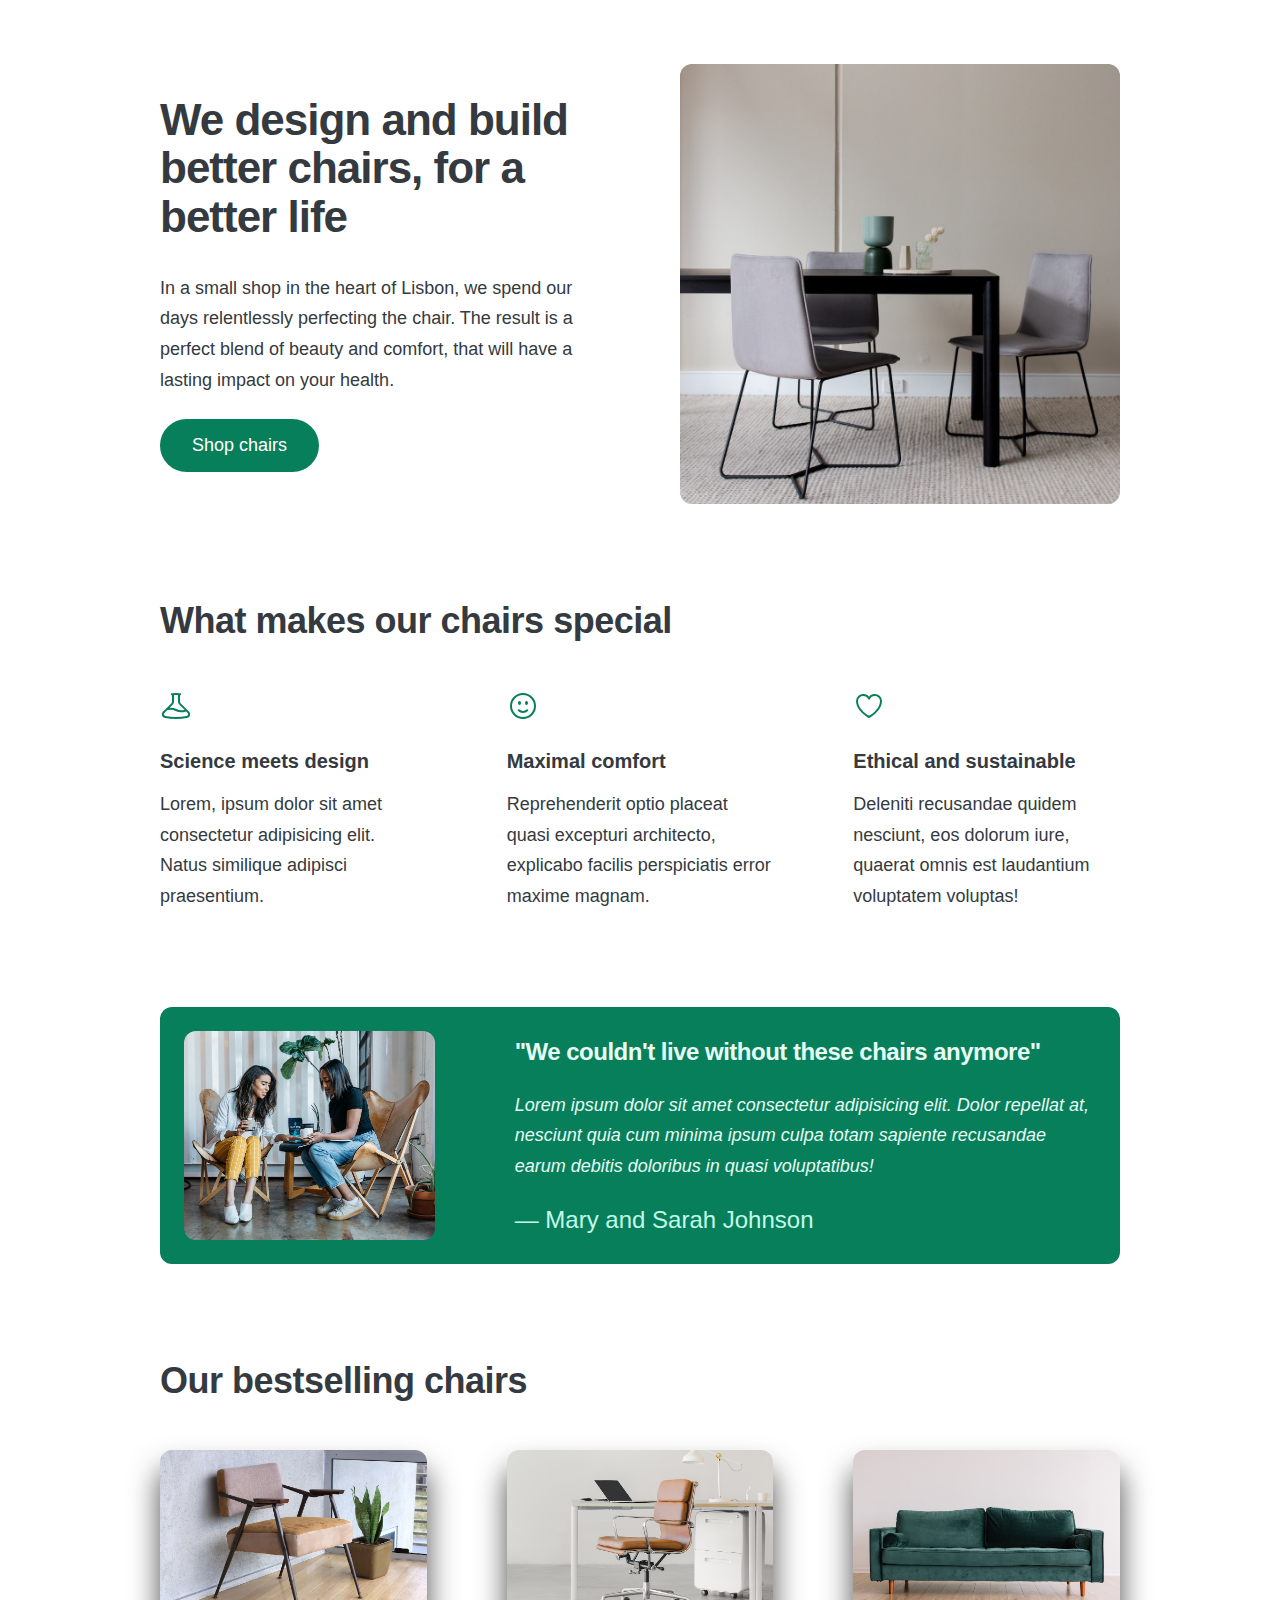
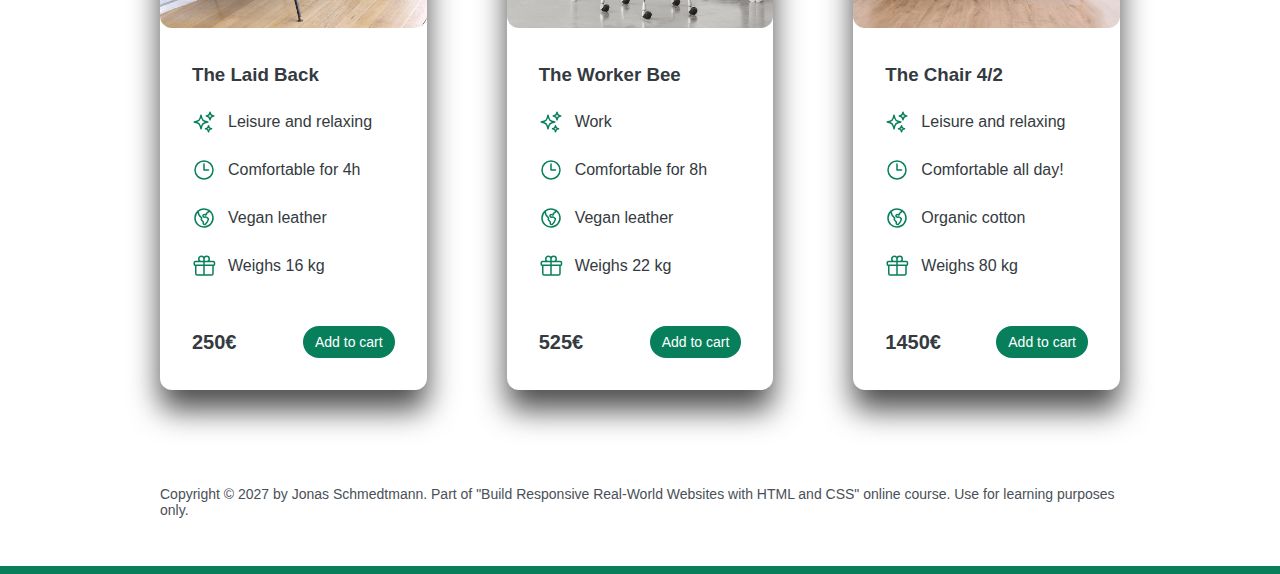
<file: 05-Design/index.html>
<!DOCTYPE html>
<html lang="en">
  <head>
    <meta charset="UTF-8" />
    <meta http-equiv="X-UA-Compatible" content="IE=edge" />
    <meta name="viewport" content="width=device-width, initial-scale=1.0" />

    <link rel="stylesheet" href="style.css" />
    <title>Lisbon Chair Shop Lab11.2 & 11.1</title>
  </head>
  <body>
    <div class="container">
      <header>
        <div class="header-text-box">
          <h1>We design and build better chairs, for a better life</h1>
          <p class="header-text">
            In a small shop in the heart of Lisbon, we spend our days
            relentlessly perfecting the chair. The result is a perfect blend of
            beauty and comfort, that will have a lasting impact on your health.
          </p>
          <a class="btn btn--big" href="#">Shop chairs</a>
        </div>
        <img src="hero.jpg" alt="Photo" />
      </header>

      <section>
        <h2>What makes our chairs special</h2>
        <div class="grid-3-cols">
          <div>
            <svg xmlns="http://www.w3.org/2000/svg" fill="none" viewBox="0 0 24 24" stroke-width="1.5" stroke="currentColor" class="features-icon">
              <path stroke-linecap="round" stroke-linejoin="round" d="M9.75 3.104v5.714a2.25 2.25 0 01-.659 1.591L5 14.5M9.75 3.104c-.251.023-.501.05-.75.082m.75-.082a24.301 24.301 0 014.5 0m0 0v5.714c0 .597.237 1.17.659 1.591L19.8 15.3M14.25 3.104c.251.023.501.05.75.082M19.8 15.3l-1.57.393A9.065 9.065 0 0112 15a9.065 9.065 0 00-6.23-.693L5 14.5m14.8.8l1.402 1.402c1.232 1.232.65 3.318-1.067 3.611A48.309 48.309 0 0112 21c-2.773 0-5.491-.235-8.135-.687-1.718-.293-2.3-2.379-1.067-3.61L5 14.5" />
            </svg>
            
            <p class="features-title"><strong>Science meets design</strong></p>
            <p class="features-text">
              Lorem, ipsum dolor sit amet consectetur adipisicing elit. Natus
              similique adipisci praesentium.
            </p>
          </div>

          <div>
            <svg xmlns="http://www.w3.org/2000/svg" fill="none" viewBox="0 0 24 24" stroke-width="1.5" stroke="currentColor" class="features-icon">
              <path stroke-linecap="round" stroke-linejoin="round" d="M15.182 15.182a4.5 4.5 0 01-6.364 0M21 12a9 9 0 11-18 0 9 9 0 0118 0zM9.75 9.75c0 .414-.168.75-.375.75S9 10.164 9 9.75 9.168 9 9.375 9s.375.336.375.75zm-.375 0h.008v.015h-.008V9.75zm5.625 0c0 .414-.168.75-.375.75s-.375-.336-.375-.75.168-.75.375-.75.375.336.375.75zm-.375 0h.008v.015h-.008V9.75z" />
            </svg>            
            <p class="features-title">
              <strong>Maximal comfort</strong>
            </p>
            <p class="features-text">
              Reprehenderit optio placeat quasi excepturi architecto, explicabo
              facilis perspiciatis error maxime magnam.
            </p>
          </div>

          <div>
            <svg xmlns="http://www.w3.org/2000/svg" fill="none" viewBox="0 0 24 24" stroke-width="1.5" stroke="currentColor" class="features-icon">
              <path stroke-linecap="round" stroke-linejoin="round" d="M21 8.25c0-2.485-2.099-4.5-4.688-4.5-1.935 0-3.597 1.126-4.312 2.733-.715-1.607-2.377-2.733-4.313-2.733C5.1 3.75 3 5.765 3 8.25c0 7.22 9 12 9 12s9-4.78 9-12z" />
            </svg>
            
            <p class="features-title">
              <strong>Ethical and sustainable</strong>
            </p>
            <p class="features-text">
              Deleniti recusandae quidem nesciunt, eos dolorum iure, quaerat
              omnis est laudantium voluptatem voluptas!
            </p>
          </div>
        </div>
      </section>

      <section class="testimonial-section">
        <div class="grid-3-cols">
          <img src="customers.jpg" alt="People sitting on chairs" />
          <div class="testimonial-box">
            <h2>"We couldn't live without these chairs anymore"</h2>
            <blockquote class="testimonial-text">
              Lorem ipsum dolor sit amet consectetur adipisicing elit. Dolor
              repellat at, nesciunt quia cum minima ipsum culpa totam sapiente
              recusandae earum debitis doloribus in quasi voluptatibus!
            </blockquote>
            <p class="testimonial-author">&mdash; Mary and Sarah Johnson</p>
          </div>
        </div>
      </section>

      <section>
        <h2>Our bestselling chairs</h2>
        <div class="grid-3-cols">
          <figure class="chair">
            <img src="chair-1.jpg" alt="Chair" />
            <div class="chair-box">
              <h3>The Laid Back</h3>
              <ul class="chair-details">
                <li>
                  <!-- Span is a generic INLINE text element, it doesn't have any meaning. It's like a div element, but inline -->
                  <svg xmlns="http://www.w3.org/2000/svg" fill="none" viewBox="0 0 24 24" stroke-width="1.5" stroke="currentColor" class="chair-icon">
                    <path stroke-linecap="round" stroke-linejoin="round" d="M9.813 15.904L9 18.75l-.813-2.846a4.5 4.5 0 00-3.09-3.09L2.25 12l2.846-.813a4.5 4.5 0 003.09-3.09L9 5.25l.813 2.846a4.5 4.5 0 003.09 3.09L15.75 12l-2.846.813a4.5 4.5 0 00-3.09 3.09zM18.259 8.715L18 9.75l-.259-1.035a3.375 3.375 0 00-2.455-2.456L14.25 6l1.036-.259a3.375 3.375 0 002.455-2.456L18 2.25l.259 1.035a3.375 3.375 0 002.456 2.456L21.75 6l-1.035.259a3.375 3.375 0 00-2.456 2.456zM16.894 20.567L16.5 21.75l-.394-1.183a2.25 2.25 0 00-1.423-1.423L13.5 18.75l1.183-.394a2.25 2.25 0 001.423-1.423l.394-1.183.394 1.183a2.25 2.25 0 001.423 1.423l1.183.394-1.183.394a2.25 2.25 0 00-1.423 1.423z" />
                  </svg>                  
                  <span>Leisure and relaxing</span>
                </li>
                <li>
                  <svg xmlns="http://www.w3.org/2000/svg" fill="none" viewBox="0 0 24 24" stroke-width="1.5" stroke="currentColor" class="chair-icon">
                    <path stroke-linecap="round" stroke-linejoin="round" d="M12 6v6h4.5m4.5 0a9 9 0 11-18 0 9 9 0 0118 0z" />
                  </svg>                  
                  <span>Comfortable for 4h</span>
                </li>
                <li>
                  <svg xmlns="http://www.w3.org/2000/svg" fill="none" viewBox="0 0 24 24" stroke-width="1.5" stroke="currentColor" class="chair-icon">
                    <path stroke-linecap="round" stroke-linejoin="round" d="M6.115 5.19l.319 1.913A6 6 0 008.11 10.36L9.75 12l-.387.775c-.217.433-.132.956.21 1.298l1.348 1.348c.21.21.329.497.329.795v1.089c0 .426.24.815.622 1.006l.153.076c.433.217.956.132 1.298-.21l.723-.723a8.7 8.7 0 002.288-4.042 1.087 1.087 0 00-.358-1.099l-1.33-1.108c-.251-.21-.582-.299-.905-.245l-1.17.195a1.125 1.125 0 01-.98-.314l-.295-.295a1.125 1.125 0 010-1.591l.13-.132a1.125 1.125 0 011.3-.21l.603.302a.809.809 0 001.086-1.086L14.25 7.5l1.256-.837a4.5 4.5 0 001.528-1.732l.146-.292M6.115 5.19A9 9 0 1017.18 4.64M6.115 5.19A8.965 8.965 0 0112 3c1.929 0 3.716.607 5.18 1.64" />
                  </svg>
                  
                  <span>Vegan leather</span>
                </li>
                <li>
                  <svg xmlns="http://www.w3.org/2000/svg" fill="none" viewBox="0 0 24 24" stroke-width="1.5" stroke="currentColor" class="chair-icon">
                    <path stroke-linecap="round" stroke-linejoin="round" d="M21 11.25v8.25a1.5 1.5 0 01-1.5 1.5H5.25a1.5 1.5 0 01-1.5-1.5v-8.25M12 4.875A2.625 2.625 0 109.375 7.5H12m0-2.625V7.5m0-2.625A2.625 2.625 0 1114.625 7.5H12m0 0V21m-8.625-9.75h18c.621 0 1.125-.504 1.125-1.125v-1.5c0-.621-.504-1.125-1.125-1.125h-18c-.621 0-1.125.504-1.125 1.125v1.5c0 .621.504 1.125 1.125 1.125z" />
                  </svg>
                  
                  <span>Weighs 16 kg</span>
                </li>
              </ul>
              <div class="chair-price">
                <strong>250€</strong>
                <a href="#" class="btn btn--small">Add to cart</a>
              </div>
            </div>
          </figure>

          <figure class="chair">
            <img src="chair-2.jpg" alt="Chair" />
            <div class="chair-box">
              <h3>The Worker Bee</h3>
              <ul class="chair-details">
                <li>
                  <svg xmlns="http://www.w3.org/2000/svg" fill="none" viewBox="0 0 24 24" stroke-width="1.5" stroke="currentColor" class="chair-icon">
                    <path stroke-linecap="round" stroke-linejoin="round" d="M9.813 15.904L9 18.75l-.813-2.846a4.5 4.5 0 00-3.09-3.09L2.25 12l2.846-.813a4.5 4.5 0 003.09-3.09L9 5.25l.813 2.846a4.5 4.5 0 003.09 3.09L15.75 12l-2.846.813a4.5 4.5 0 00-3.09 3.09zM18.259 8.715L18 9.75l-.259-1.035a3.375 3.375 0 00-2.455-2.456L14.25 6l1.036-.259a3.375 3.375 0 002.455-2.456L18 2.25l.259 1.035a3.375 3.375 0 002.456 2.456L21.75 6l-1.035.259a3.375 3.375 0 00-2.456 2.456zM16.894 20.567L16.5 21.75l-.394-1.183a2.25 2.25 0 00-1.423-1.423L13.5 18.75l1.183-.394a2.25 2.25 0 001.423-1.423l.394-1.183.394 1.183a2.25 2.25 0 001.423 1.423l1.183.394-1.183.394a2.25 2.25 0 00-1.423 1.423z" />
                  </svg>  
                  <span>Work</span>
                </li>
                <li>
                  <svg xmlns="http://www.w3.org/2000/svg" fill="none" viewBox="0 0 24 24" stroke-width="1.5" stroke="currentColor" class="chair-icon">
                    <path stroke-linecap="round" stroke-linejoin="round" d="M12 6v6h4.5m4.5 0a9 9 0 11-18 0 9 9 0 0118 0z" />
                  </svg>  
                  <span>Comfortable for 8h</span>
                </li>
                <li>
                  <svg xmlns="http://www.w3.org/2000/svg" fill="none" viewBox="0 0 24 24" stroke-width="1.5" stroke="currentColor" class="chair-icon">
                    <path stroke-linecap="round" stroke-linejoin="round" d="M6.115 5.19l.319 1.913A6 6 0 008.11 10.36L9.75 12l-.387.775c-.217.433-.132.956.21 1.298l1.348 1.348c.21.21.329.497.329.795v1.089c0 .426.24.815.622 1.006l.153.076c.433.217.956.132 1.298-.21l.723-.723a8.7 8.7 0 002.288-4.042 1.087 1.087 0 00-.358-1.099l-1.33-1.108c-.251-.21-.582-.299-.905-.245l-1.17.195a1.125 1.125 0 01-.98-.314l-.295-.295a1.125 1.125 0 010-1.591l.13-.132a1.125 1.125 0 011.3-.21l.603.302a.809.809 0 001.086-1.086L14.25 7.5l1.256-.837a4.5 4.5 0 001.528-1.732l.146-.292M6.115 5.19A9 9 0 1017.18 4.64M6.115 5.19A8.965 8.965 0 0112 3c1.929 0 3.716.607 5.18 1.64" />
                  </svg>
                  <span>Vegan leather</span>
                </li>
                <li>
                  <svg xmlns="http://www.w3.org/2000/svg" fill="none" viewBox="0 0 24 24" stroke-width="1.5" stroke="currentColor" class="chair-icon">
                    <path stroke-linecap="round" stroke-linejoin="round" d="M21 11.25v8.25a1.5 1.5 0 01-1.5 1.5H5.25a1.5 1.5 0 01-1.5-1.5v-8.25M12 4.875A2.625 2.625 0 109.375 7.5H12m0-2.625V7.5m0-2.625A2.625 2.625 0 1114.625 7.5H12m0 0V21m-8.625-9.75h18c.621 0 1.125-.504 1.125-1.125v-1.5c0-.621-.504-1.125-1.125-1.125h-18c-.621 0-1.125.504-1.125 1.125v1.5c0 .621.504 1.125 1.125 1.125z" />
                  </svg>
                  <span>Weighs 22 kg</span>
                </li>
              </ul>
              <div class="chair-price">
                <strong>525€</strong>
                <a href="#" class="btn btn--small">Add to cart</a>
              </div>
            </div>
          </figure>

          <figure class="chair">
            <img src="chair-3.jpg" alt="Chair" />
            <div class="chair-box">
              <h3>The Chair 4/2</h3>
              <ul class="chair-details">
                <li>
                  <svg xmlns="http://www.w3.org/2000/svg" fill="none" viewBox="0 0 24 24" stroke-width="1.5" stroke="currentColor" class="chair-icon">
                    <path stroke-linecap="round" stroke-linejoin="round" d="M9.813 15.904L9 18.75l-.813-2.846a4.5 4.5 0 00-3.09-3.09L2.25 12l2.846-.813a4.5 4.5 0 003.09-3.09L9 5.25l.813 2.846a4.5 4.5 0 003.09 3.09L15.75 12l-2.846.813a4.5 4.5 0 00-3.09 3.09zM18.259 8.715L18 9.75l-.259-1.035a3.375 3.375 0 00-2.455-2.456L14.25 6l1.036-.259a3.375 3.375 0 002.455-2.456L18 2.25l.259 1.035a3.375 3.375 0 002.456 2.456L21.75 6l-1.035.259a3.375 3.375 0 00-2.456 2.456zM16.894 20.567L16.5 21.75l-.394-1.183a2.25 2.25 0 00-1.423-1.423L13.5 18.75l1.183-.394a2.25 2.25 0 001.423-1.423l.394-1.183.394 1.183a2.25 2.25 0 001.423 1.423l1.183.394-1.183.394a2.25 2.25 0 00-1.423 1.423z" />
                  </svg>  
                  <span>Leisure and relaxing</span>
                </li>
                <li>
                  <svg xmlns="http://www.w3.org/2000/svg" fill="none" viewBox="0 0 24 24" stroke-width="1.5" stroke="currentColor" class="chair-icon">
                    <path stroke-linecap="round" stroke-linejoin="round" d="M12 6v6h4.5m4.5 0a9 9 0 11-18 0 9 9 0 0118 0z" />
                  </svg>  
                  <span>Comfortable all day!</span>
                </li>
                <li>
                  <svg xmlns="http://www.w3.org/2000/svg" fill="none" viewBox="0 0 24 24" stroke-width="1.5" stroke="currentColor" class="chair-icon">
                    <path stroke-linecap="round" stroke-linejoin="round" d="M6.115 5.19l.319 1.913A6 6 0 008.11 10.36L9.75 12l-.387.775c-.217.433-.132.956.21 1.298l1.348 1.348c.21.21.329.497.329.795v1.089c0 .426.24.815.622 1.006l.153.076c.433.217.956.132 1.298-.21l.723-.723a8.7 8.7 0 002.288-4.042 1.087 1.087 0 00-.358-1.099l-1.33-1.108c-.251-.21-.582-.299-.905-.245l-1.17.195a1.125 1.125 0 01-.98-.314l-.295-.295a1.125 1.125 0 010-1.591l.13-.132a1.125 1.125 0 011.3-.21l.603.302a.809.809 0 001.086-1.086L14.25 7.5l1.256-.837a4.5 4.5 0 001.528-1.732l.146-.292M6.115 5.19A9 9 0 1017.18 4.64M6.115 5.19A8.965 8.965 0 0112 3c1.929 0 3.716.607 5.18 1.64" />
                  </svg>
                  <span>Organic cotton</span>
                </li>
                <li>
                  <svg xmlns="http://www.w3.org/2000/svg" fill="none" viewBox="0 0 24 24" stroke-width="1.5" stroke="currentColor" class="chair-icon">
                    <path stroke-linecap="round" stroke-linejoin="round" d="M21 11.25v8.25a1.5 1.5 0 01-1.5 1.5H5.25a1.5 1.5 0 01-1.5-1.5v-8.25M12 4.875A2.625 2.625 0 109.375 7.5H12m0-2.625V7.5m0-2.625A2.625 2.625 0 1114.625 7.5H12m0 0V21m-8.625-9.75h18c.621 0 1.125-.504 1.125-1.125v-1.5c0-.621-.504-1.125-1.125-1.125h-18c-.621 0-1.125.504-1.125 1.125v1.5c0 .621.504 1.125 1.125 1.125z" />
                  </svg>
                  <span>Weighs 80 kg</span>
                </li>
              </ul>
              <div class="chair-price">
                <strong>1450€</strong>
                <a href="#" class="btn btn--small">Add to cart</a>
              </div>
            </div>
          </figure>
        </div>
      </section>

      <footer>
        Copyright &copy; 2027 by Jonas Schmedtmann. Part of "Build Responsive
        Real-World Websites with HTML and CSS" online course. Use for learning
        purposes only.
      </footer>
    </div>
  </body>
</html>
</file>
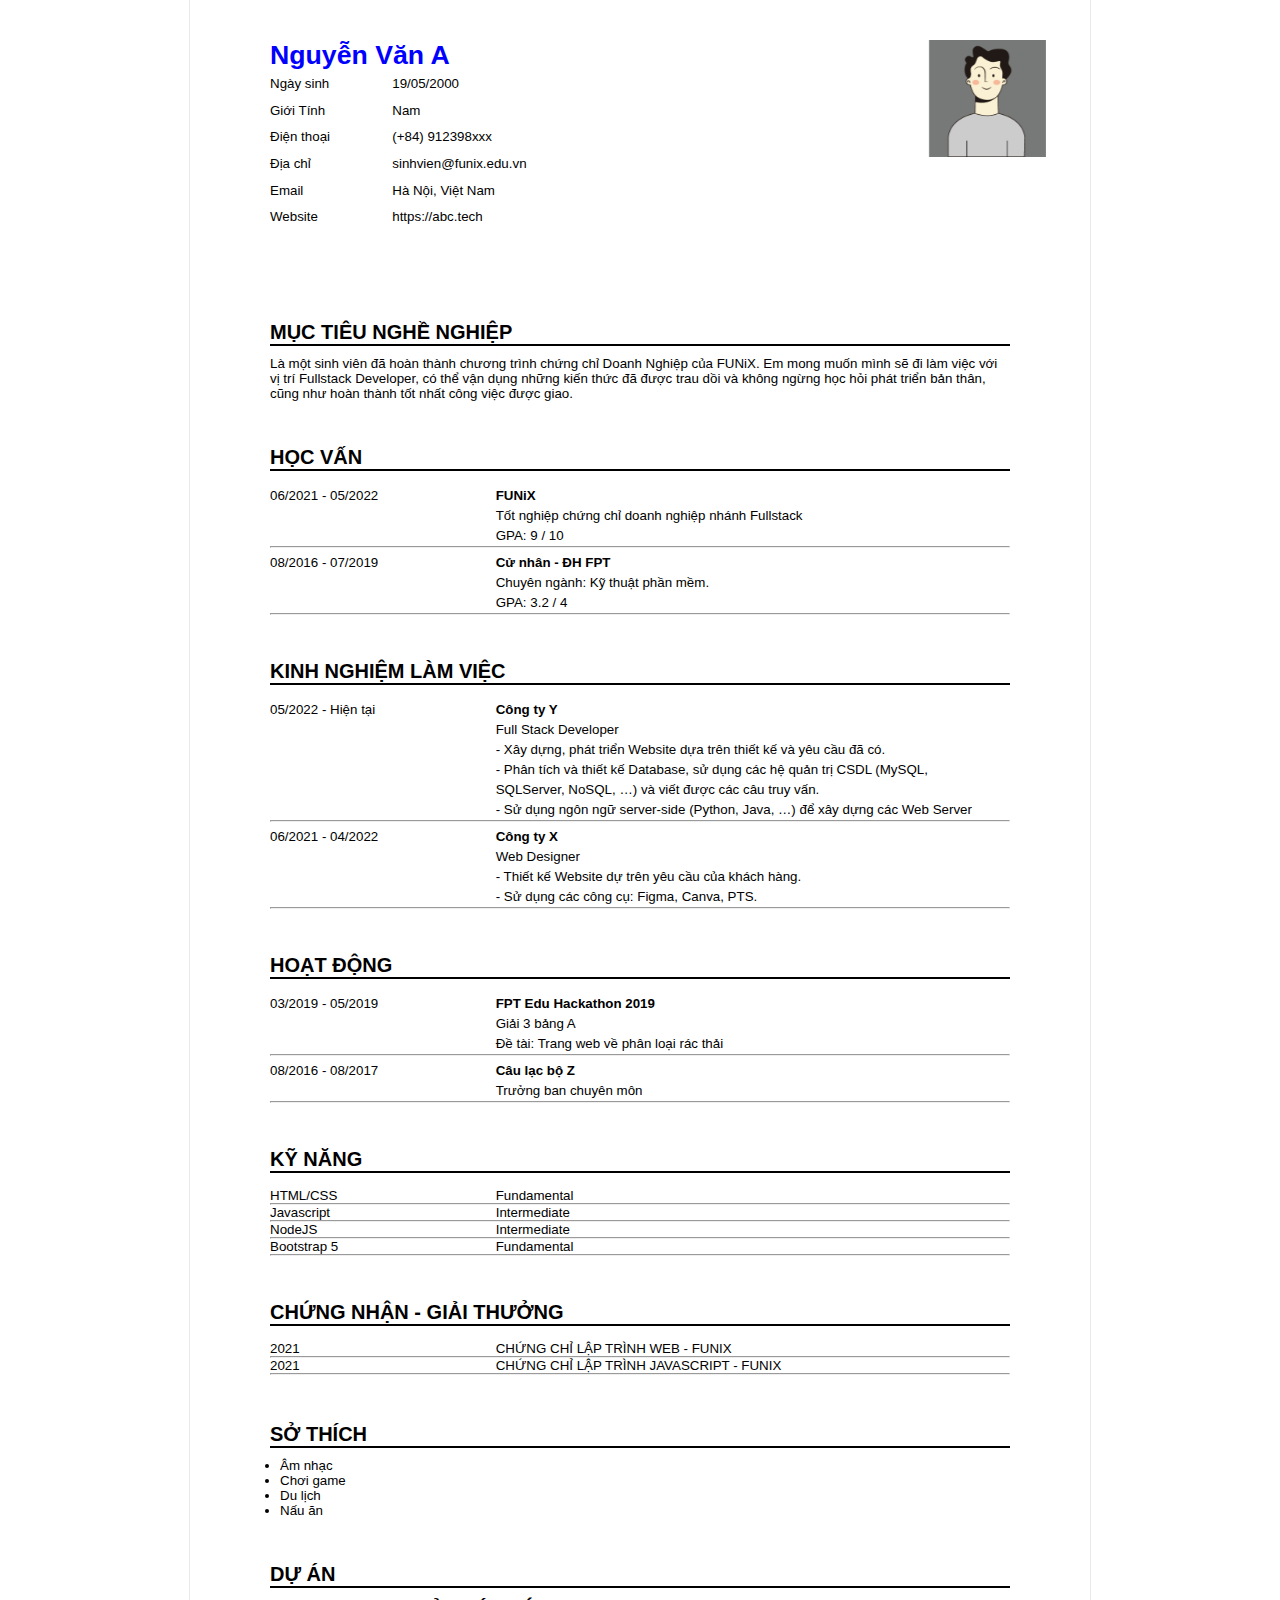
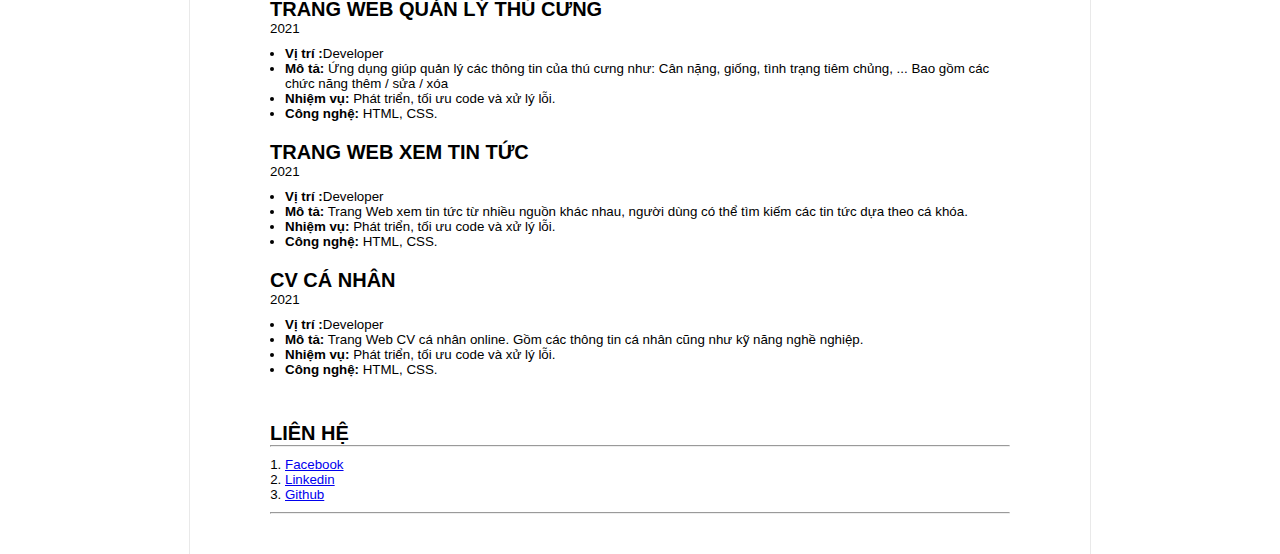
<file: Assignment 01 Starter/index.html>
<!DOCTYPE html>
<html lang="en">

<head>
	<meta charset="utf-8" />
	<title>Assignment 01</title>
	<meta name="robots" content="noindex" />

	<link rel="stylesheet" href="./css/styles.css" />
</head>

<body>
	
	<div class="cv-document">
		<div class="cv-page">
			<div class="profile">
				<div class="info-left">
					<h1 style="color: blue;">Nguyễn Văn A</h1>
					<div class="infomation">
						<div class="contact-left">
							<div>Ngày sinh</div>
							<div>Giới Tính</div>
							<div>Điện thoại</div>
							<div>Địa chỉ</div>
							<div>Email</div>
							<div>Website</div>
						</div>
						<div class="contact-right">
							<div>19/05/2000</div>
							<div>Nam</div>
							<div>(+84) 912398xxx</div>
							<div>sinhvien@funix.edu.vn</div>
							<div>Hà Nội, Việt Nam</div>
							<div>https://abc.tech</div>
						</div>
					</div>
				</div>
				<div class="info-right">
					<img src="images/default-avatar.png" alt="" class="img-profile">
				</div>
			</div>

			<div class="section" id="info">
				<h2 class="section-title"></h2>
				<div class="section-content"></div>
			</div>

			<div class="section" id="target">
				<h2 class="section-title">Mục tiêu nghề nghiệp</h2>
				<div class="line"></div>
				<div class="section-content">
					Là một sinh viên đã hoàn thành chương trình chứng chỉ Doanh Nghiệp của FUNiX. Em mong muốn mình sẽ
					đi
					làm việc với vị trí Fullstack Developer, có thể vận dụng những kiến thức đã được trau dồi và không
					ngừng học hỏi
					phát triển bản thân, cũng như hoàn thành tốt nhất công việc được giao.
				</div>
			</div>

			<div class="section" id="education">
				<h2 class="section-title">Học vấn</h2>
				<div class="line"></div>
				<div class="section-content">
					<div class="d-content">
						<div class="content-left">
							<p>06/2021 - 05/2022 </p>
						</div>
						<div class="content-right">
							<p style="font-weight: 600;">FUNiX</p>
							<p>Tốt nghiệp chứng chỉ doanh nghiệp nhánh Fullstack</p>
							<p>GPA: 9 / 10</p>
						</div>
					</div>
					<hr>
					<div class="d-content">
						<div class="content-left">
							<p>08/2016 - 07/2019 </p>
						</div>
						<div class="content-right">
							<p style="font-weight: 600;"> Cử nhân - ĐH FPT</p>
							<p>Chuyên ngành: Kỹ thuật phần mềm.</p>
							<p>GPA: 3.2 / 4</p>
						</div>
					</div>
					<hr>
				</div>
			</div>

			<div class="section" id="experience">
				<h2 class="section-title">Kinh nghiệm làm việc</h2>
				<div class="line"></div>
				<div class="section-content">
					<div class="d-content">
						<div class="content-left">
							<p>05/2022 - Hiện tại </p>
						</div>
						<div class="content-right">
							<div>
								<p style="font-weight: 600;">Công ty Y</p>
							</div>
							<div>
								<p>Full Stack Developer</p>
								<p>- Xây dựng, phát triển Website dựa trên thiết kế và yêu cầu đã có.</p>
								<p>- Phân tích và thiết kế Database, sử dụng các hệ quản trị CSDL (MySQL,
									SQLServer, NoSQL, …) và viết được các câu truy vấn.</p>
								<p>- Sử dụng ngôn ngữ server-side (Python, Java, …) để xây dựng các Web Server</p>
							</div>
						</div>
					</div>
					<hr>
					<div class="d-content">
						<div class="content-left">
							<p>06/2021 - 04/2022 </p>
						</div>
						<div class="content-right">
							<p style="font-weight: 600;"> Công ty X</p>
							<p>Web Designer</p>
							<p>- Thiết kế Website dự trên yêu cầu của khách hàng.</p>
							<p>- Sử dụng các công cụ: Figma, Canva, PTS.</p>
						</div>
					</div>
					<hr>
				</div>
			</div>

			<div class="section" id="activity">
				<h2 class="section-title">Hoạt động</h2>
				<div class="line"></div>
				<div class="section-content">
					<div class="d-content">
						<div class="content-left">
							<p>03/2019 - 05/2019 </p>
						</div>
						<div class="content-right">
							<p style="font-weight: 600;">FPT Edu Hackathon 2019 </p>
							<p>Giải 3 bảng A</p>
							<p>Đề tài: Trang web về phân loại rác thải</p>
						</div>
					</div>
					<hr>
					<div class="d-content">
						<div class="content-left">
							<p>08/2016 - 08/2017 </p>
						</div>
						<div class="content-right">
							<p style="font-weight: 600;"> Câu lạc bộ Z</p>
							<p>Trưởng ban chuyên môn</p>
						</div>
					</div>
					<hr>
				</div>
			</div>

			<div class="section" id="skill">
				<h2 class="section-title">Kỹ năng</h2>
				<div class="line"></div>
				<div class="section-content">
					<div class="d-content">
						<div style="display: inline-block; width: 100%;">
							<div style="width: 30%; display: inline-block">HTML/CSS</div>
							<div style="width: 30%; display: inline-block">Fundamental</div>
						</div>
						<hr>
						<div style="display: inline-block; width: 100%;">
							<div style="width: 30%; display: inline-block">Javascript</div>
							<div style="width: 30%; display: inline-block">Intermediate</div>
						</div>
						<hr>
						<div style="display: inline-block; width: 100%;">
							<div style="width: 30%; display: inline-block">NodeJS</div>
							<div style="width: 30%; display: inline-block">Intermediate</div>
						</div>
						<hr>
						<div style="display: inline-block; width: 100%;">
							<div style="width: 30%; display: inline-block">Bootstrap 5</div>
							<div style="width: 30%; display: inline-block">Fundamental</div>
						</div>
					</div>
					<hr>
				</div>
			</div>
			<div class="section" id="certificate">
				<h2 class="section-title">Chứng nhận - Giải thưởng</h2>
				<div class="line"></div>
				<div class="section-content">
					<div class="d-content">
						<div style="display: inline-block; width: 100%;">
							<div style="width: 30%; display: inline-block">2021</div>
							<div style="width:60%; display: inline-block">CHỨNG CHỈ LẬP TRÌNH WEB - FUNIX</div>
						</div>
						<hr>
						<div style="display: inline-block; width: 100%;">
							<div style="width: 30%; display: inline-block">2021</div>
							<div style="width: 60%; display: inline-block">CHỨNG CHỈ LẬP TRÌNH JAVASCRIPT - FUNIX</div>
						</div>
						<hr>
					</div>
				</div>
			</div>
			<div class="section" id="hobby">
				<h2 class="section-title">Sở thích</h2>
				<div class="line"></div>
				<div class="section-content">
					<ul style="margin-left: 10px;">
						<li>Âm nhạc</li>
						<li>Chơi game</li>
						<li>Du lịch</li>
						<li>Nấu ăn</li>
					</ul>
				</div>
			</div>

			<div class="section" id="project">
				<h2 class="section-title">Dự án</h2>
				<div class="line"></div>
				<div class="section-content">
					<h2>TRANG WEB QUẢN LÝ THÚ CƯNG</h2>
					<p style="padding-bottom: 10px;">2021</p>
					<ul style="margin-left: 15px;">
						<li><span style="font-weight: bold;">Vị trí :</span><span>Developer</span></li>
						<li>
							<span style="font-weight: bold;">Mô tả:</span><span> Ứng dụng giúp quản lý các thông tin của
								thú cưng như: Cân nặng,
								giống, tình trạng
								tiêm chủng, ... Bao
								gồm các chức năng thêm / sửa / xóa</span>
						</li>
						<li>
							<span style="font-weight: bold;">Nhiệm vụ:</span><span> Phát triển, tối ưu code và xử lý
								lỗi.</span>
						</li>
						<li><span style="font-weight: bold;">Công nghệ:</span><span> HTML, CSS.</span></li>
					</ul>
					<h2 style="padding-top: 20px;">TRANG WEB XEM TIN TỨC</h2>
					<p style="padding-bottom: 10px;">2021</p>
					<ul style="margin-left: 15px;">
						<li><span style="font-weight: bold;">Vị trí :</span><span>Developer</span></li>
						<li>
							<span style="font-weight: bold;">Mô tả:</span><span> Trang Web xem tin tức từ nhiều nguồn
								khác nhau, người dùng có thể tìm kiếm các tin tức dựa theo cá
								khóa.</span>
						</li>
						<li>
							<span style="font-weight: bold;">Nhiệm vụ:</span><span> Phát triển, tối ưu code và xử lý
								lỗi.</span>
						</li>
						<li><span style="font-weight: bold;">Công nghệ:</span><span> HTML, CSS.</span></li>
					</ul>
					<h2 style="padding-top: 20px;">CV CÁ NHÂN</h2>
					<p style="padding-bottom: 10px;">2021</p>
					<ul style="margin-left: 15px;">
						<li><span style="font-weight: bold;">Vị trí :</span><span>Developer</span></li>
						<li>
							<span style="font-weight: bold;">Mô tả:</span><span> Trang Web CV cá nhân online. Gồm các
								thông tin cá nhân cũng như kỹ năng nghề nghiệp. </span>
						</li>
						<li>
							<span style="font-weight: bold;">Nhiệm vụ:</span><span> Phát triển, tối ưu code và xử lý
								lỗi.</span>
						</li>
						<li><span style="font-weight: bold;">Công nghệ:</span><span> HTML, CSS.</span></li>
					</ul>
				</div>
			</div>

			<div class="section" id="contact">
				<h2 class="section-title">Liên hệ</h2>
				<hr>
				<div class="section-content">
					<ol style="margin-left: 15px;">
						<li><a href="#">Facebook</a></li>
						<li><a href="#">Linkedin</a></li>
						<li><a href="#">Github</a></li>
					</ol>
				</div>
				<hr>
			</div>
		</div>

	</div>

</body>

</html>
</file>
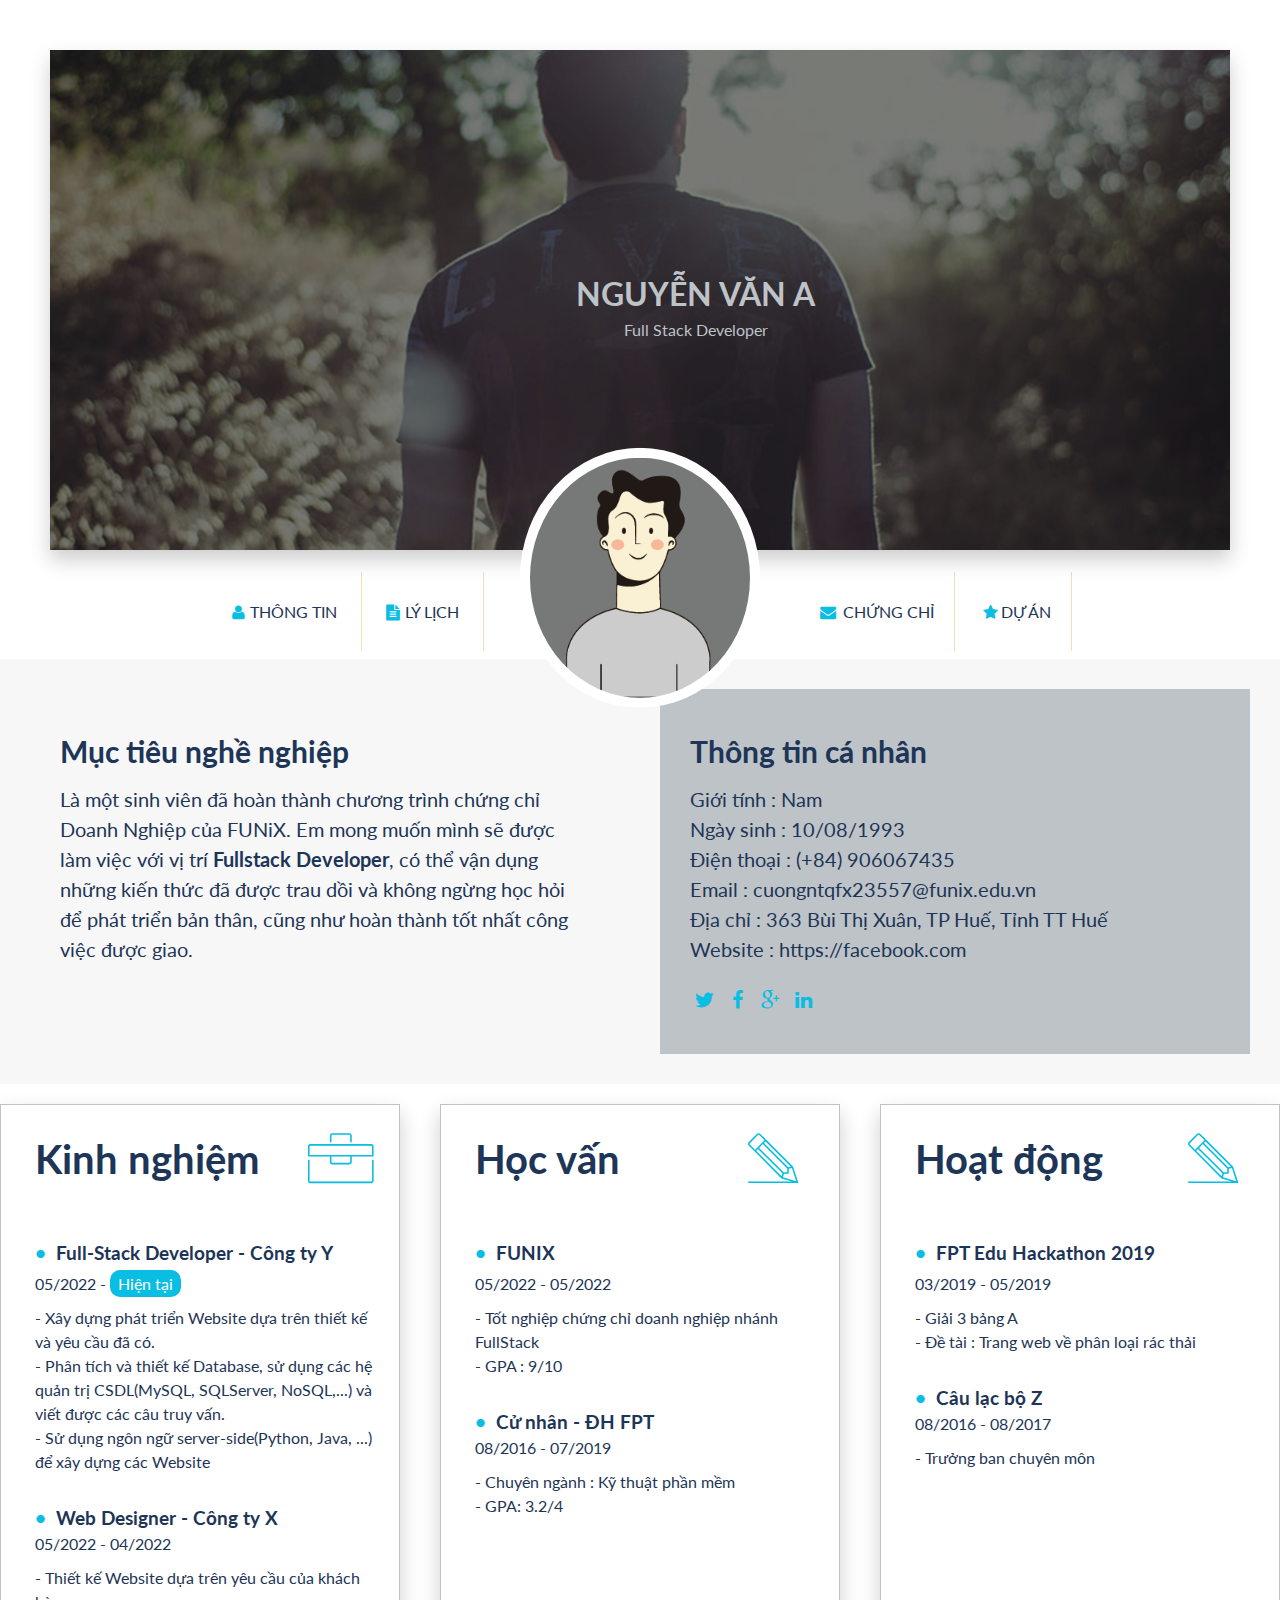
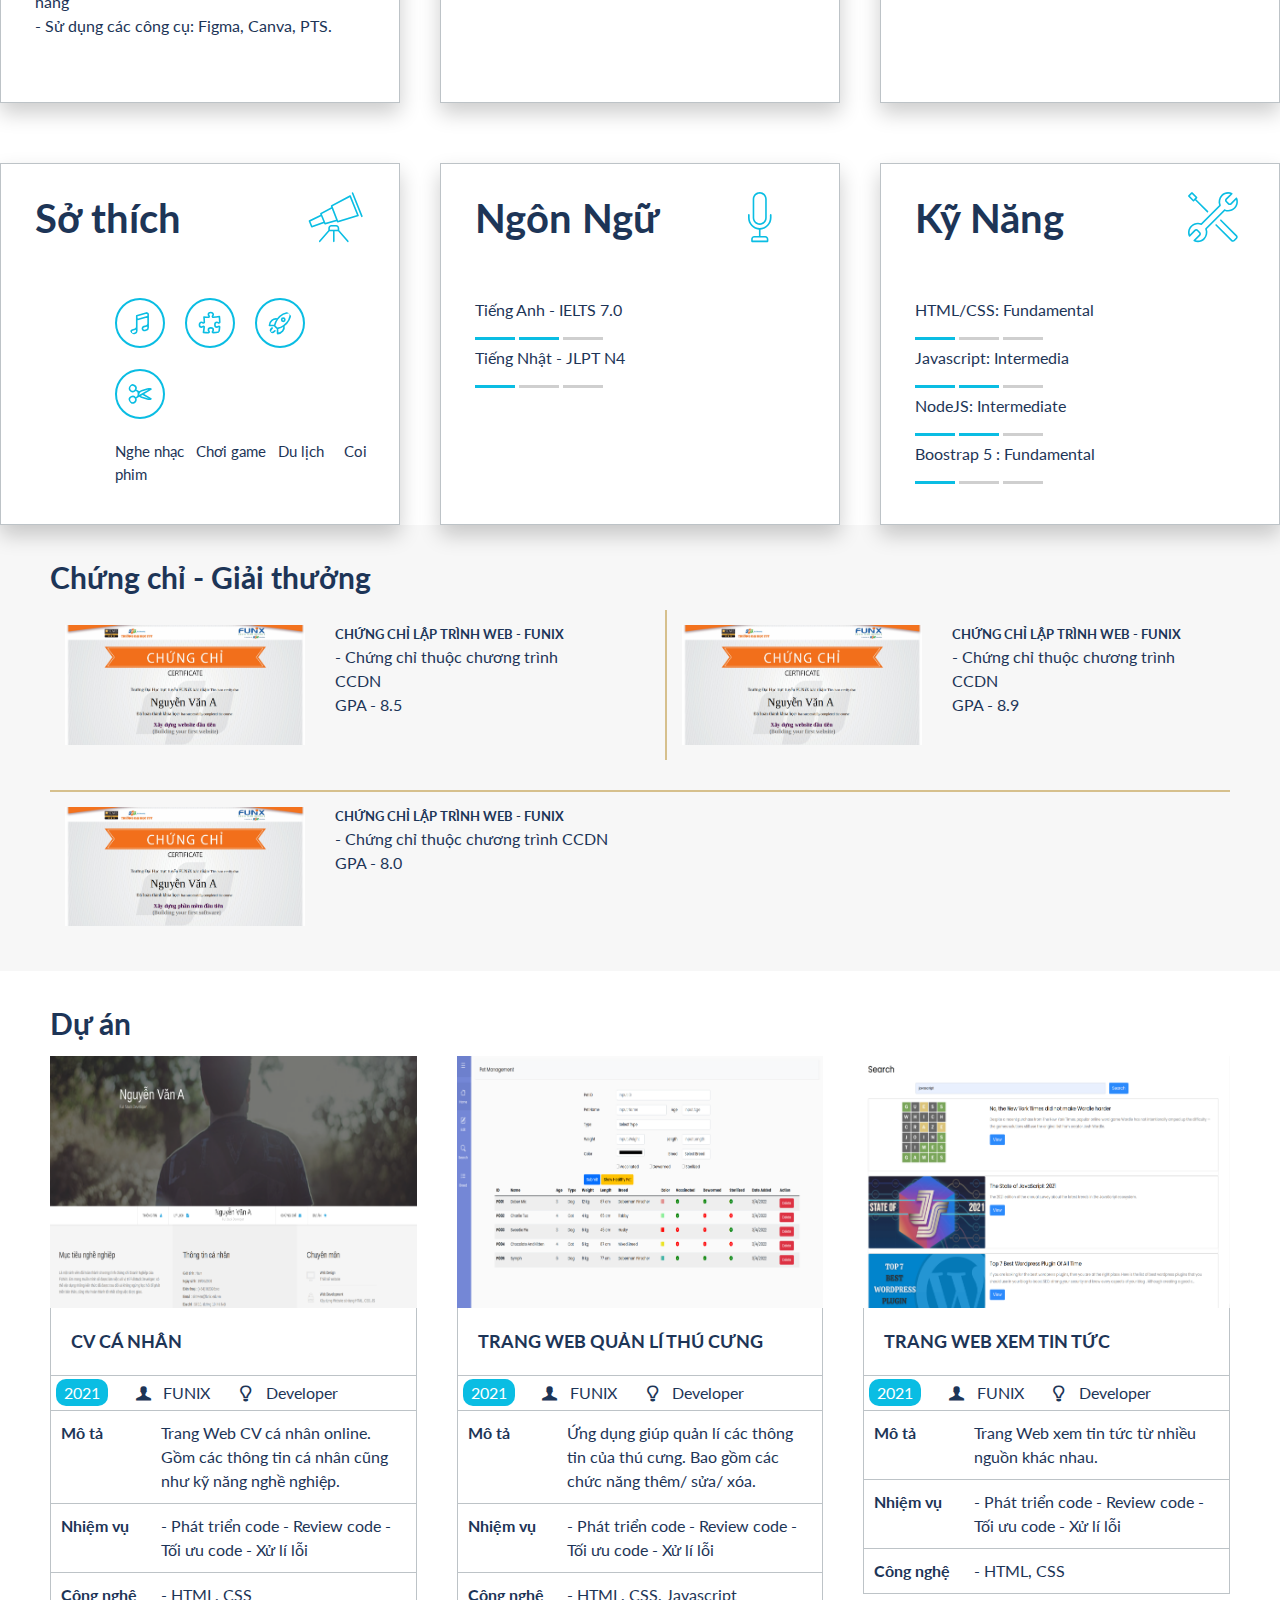
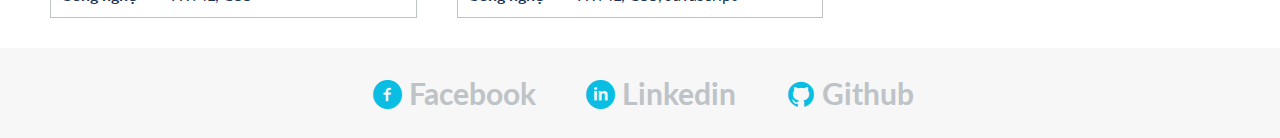
<file: Assignment 2/index.html>
<!DOCTYPE html>
<html lang="en">

<head>
	<meta charset="UTF-8">
	<meta http-equiv="X-UA-Compatible" content="IE=edge">
	<meta name="viewport" content="width=device-width, initial-scale=1.0">
	<link rel="stylesheet" href="./css/style.css">
	<link rel="stylesheet" href="./css/font.css">
	<link
		href="https://fonts.googleapis.com/css2?family=Fraunces:wght@600&family=Lato:wght@400;700&family=Montserrat:ital,wght@0,500;1,600&display=swap"
		rel="stylesheet">
	<title>Assignment 02</title>
</head>

<body>

	<!-- BANNER -->
	<div id="banner" style="padding: 50px 50px 0 50px">
		<div class="img-banner"></div>
		<div class="text-banner">
			<h1>Nguyễn Văn A</h1>
			<span>Full Stack Developer</span>
		</div>
		<div class="avatar">
			<img src="./images/default-avatar.webp" alt="" class="avatar-change">
		</div>
	</div>

<!-- NAV-BAR  -->
	<section id="nav-bar">
		<nav class="container" style="padding-top: 0;">

			<a href="#"><i class="icon icon-user"></i>Thông tin </a>

			<a href="#"><i class="icon icon-doc-text-inv"></i>Lý lịch </a>
			<div class="text-navbar">
				<h1>Nguyễn Văn A</h1>
				<span>Full Stack Developer</span>
			</div>
			<a href="#"><i class="icon icon-mail-alt"></i> Chứng chỉ</a>
			<a href="#"><i class="icon icon-star-1"></i>Dự Án</a>
		</nav>
	</section>

<!-- INFORMATION -->

	<section id="about" class="bg-grey">
		<div class="container">
			<div class="container-info">
				<div id="target">
					<h1 class="section-title">Mục tiêu nghề nghiệp</h1>
					<p>
						Là một sinh viên đã hoàn thành chương trình chứng chỉ Doanh
						Nghiệp của FUNiX. Em mong muốn mình sẽ được làm việc với vị
						trí <b>Fullstack Developer</b>, có thể vận dụng những kiến
						thức đã được trau dồi và không ngừng học hỏi để phát triển
						bản thân, cũng như hoàn thành tốt nhất công việc được giao.
					</p>
				</div>
				<div id="personal-info">
					<h1 class="section-title">Thông tin cá nhân</h1>
					<ul class="mt-40 info" style="list-style: none; padding: 0; margin-bottom: 20px;">
						<li><span>Giới tính</span> : Nam</li>
						<li><span>Ngày sinh</span> : 10/08/1993</li>
						<li><span>Điện thoại</span> : (+84) 906067435</li>
						<li><span>Email</span> : cuongntqfx23557@funix.edu.vn</li>
						<li><span>Địa chỉ</span> : 363 Bùi Thị Xuân, TP Huế, Tỉnh TT Huế</li>
						<li><span>Website</span> : https://facebook.com</li>
					</ul>

					<a href=""><i class="icon icon-twitter"></i></a>
					<a href=""><i class="icon icon-facebook"></i></a>
					<a href=""><i class="icon icon-gplus"></i></a>
					<a href=""><i class="icon icon-linkedin"></i></a>

				</div>
			</div>

		</div>
	</section>

<!-- CAREER -->

	<section id="job-info">
		<div class="container-job">
			<div class="job-box" style="margin-top: 20px">
				<div class="job-title">
					<h1>Kinh nghiệm</h1>
				</div>
				<div class="job-icon"><i class="icon ic-toolbox" style="font-size: 50px;"></i></div>
				<div class="job-content">
					<div class="list-1" style="margin-bottom: 30px;">
						<h3 class="node">Full-Stack Developer - Công ty Y</h3>
						<div style="margin-top: 5px;">
							<span>05/2022 - </span><span class="now">Hiện tại</span>
						</div>
						<div style="margin-top: 10px;">
							<p>- Xây dựng phát triển Website dựa trên thiết kế và yêu cầu đã có.</p>
							<p>- Phân tích và thiết kế Database, sử dụng các hệ quản trị CSDL(MySQL, SQLServer,
								NoSQL,...) và viết được các câu truy vấn.</p>
							<p>- Sử dụng ngôn ngữ server-side(Python, Java, ...) để xây dựng các Website</p>
						</div>
					</div>
					<div class="list-2" style="margin-bottom: 30px;">
						<div>
							<h3 class="node">Web Designer - Công ty X</h3>
						</div>
						<div>
							<span>05/2022 - 04/2022</span>
						</div>
						<div style="margin-top: 10px;">
							<p>- Thiết kế Website dựa trên yêu cầu của khách hàng</p>
							<p>- Sử dụng các công cụ: Figma, Canva, PTS.</p>
						</div>
					</div>
				</div>
			</div>
			<div class="job-box" style="margin-top: 20px">
				<div class="job-title">
					<h1>Học vấn</h1>
				</div>
				<div class="job-icon"><i class="icon ic-pencil" style="font-size: 50px;"></i></div>
				<div class="job-content">
					<div class="list-1" style="margin-bottom: 30px;">
						<h3 class="node">FUNIX</h3>
						<div style="margin-top: 5px;">
							<span>05/2022 - 05/2022</span>
						</div>
						<div style="margin-top: 10px;">
							<p>- Tốt nghiệp chứng chỉ doanh nghiệp nhánh FullStack</p>
							<p>- GPA : 9/10</p>
						</div>
					</div>
					<div class="list-2" style="margin-bottom: 30px;">
						<div>
							<h3 class="node">Cử nhân - ĐH FPT</h3>
						</div>
						<div>
							<span>08/2016 - 07/2019</span>
						</div>
						<div style="margin-top: 10px;">
							<p>- Chuyên ngành : Kỹ thuật phần mềm</p>
							<p>- GPA: 3.2/4</p>
						</div>
					</div>
				</div>
			</div>
			<div class="job-box" style="margin-top: 20px">
				<div class="job-title">
					<h1>Hoạt động</h1>
				</div>
				<div class="job-icon"><i class="icon ic-pencil" style="font-size: 50px;"></i></div>
				<div class="job-content">
					<div class="list-1" style="margin-bottom: 30px;">
						<h3 class="node">FPT Edu Hackathon 2019</h3>
						<div style="margin-top: 5px;">
							<span>03/2019 - 05/2019</span>
						</div>
						<div style="margin-top: 10px;">
							<p>- Giải 3 bảng A</p>
							<p>- Đề tài : Trang web về phân loại rác thải</p>
						</div>
					</div>
					<div class="list-2" style="margin-bottom: 30px;">
						<div>
							<h3 class="node">Câu lạc bộ Z</h3>
						</div>
						<div>
							<span>08/2016 - 08/2017</span>
						</div>
						<div style="margin-top: 10px;">
							<p>- Trưởng ban chuyên môn</p>
						</div>
					</div>
				</div>
			</div>
			<div class="job-box" style="margin-top: 20px">
				<div class="job-title">
					<h1>Sở thích</h1>
				</div>
				<div class="job-icon"><i class="icon ic-telescope" style="font-size: 50px;"></i></div>
				<div class="job-content" style="margin-left: 90px;">
					<svg xmlns="http://www.w3.org/2000/svg" fill="none" viewBox="0 0 24 24" stroke-width="1.5"
						stroke="currentColor" class="icon-hobbit">
						<path stroke-linecap="round" stroke-linejoin="round"
							d="M9 9l10.5-3m0 6.553v3.75a2.25 2.25 0 01-1.632 2.163l-1.32.377a1.803 1.803 0 11-.99-3.467l2.31-.66a2.25 2.25 0 001.632-2.163zm0 0V2.25L9 5.25v10.303m0 0v3.75a2.25 2.25 0 01-1.632 2.163l-1.32.377a1.803 1.803 0 01-.99-3.467l2.31-.66A2.25 2.25 0 009 15.553z" />
					</svg>
					<svg xmlns="http://www.w3.org/2000/svg" fill="none" viewBox="0 0 24 24" stroke-width="1.5"
						stroke="currentColor" class="icon-hobbit">
						<path stroke-linecap="round" stroke-linejoin="round"
							d="M14.25 6.087c0-.355.186-.676.401-.959.221-.29.349-.634.349-1.003 0-1.036-1.007-1.875-2.25-1.875s-2.25.84-2.25 1.875c0 .369.128.713.349 1.003.215.283.401.604.401.959v0a.64.64 0 01-.657.643 48.39 48.39 0 01-4.163-.3c.186 1.613.293 3.25.315 4.907a.656.656 0 01-.658.663v0c-.355 0-.676-.186-.959-.401a1.647 1.647 0 00-1.003-.349c-1.036 0-1.875 1.007-1.875 2.25s.84 2.25 1.875 2.25c.369 0 .713-.128 1.003-.349.283-.215.604-.401.959-.401v0c.31 0 .555.26.532.57a48.039 48.039 0 01-.642 5.056c1.518.19 3.058.309 4.616.354a.64.64 0 00.657-.643v0c0-.355-.186-.676-.401-.959a1.647 1.647 0 01-.349-1.003c0-1.035 1.008-1.875 2.25-1.875 1.243 0 2.25.84 2.25 1.875 0 .369-.128.713-.349 1.003-.215.283-.4.604-.4.959v0c0 .333.277.599.61.58a48.1 48.1 0 005.427-.63 48.05 48.05 0 00.582-4.717.532.532 0 00-.533-.57v0c-.355 0-.676.186-.959.401-.29.221-.634.349-1.003.349-1.035 0-1.875-1.007-1.875-2.25s.84-2.25 1.875-2.25c.37 0 .713.128 1.003.349.283.215.604.401.96.401v0a.656.656 0 00.658-.663 48.422 48.422 0 00-.37-5.36c-1.886.342-3.81.574-5.766.689a.578.578 0 01-.61-.58v0z" />
					</svg>
					<svg xmlns="http://www.w3.org/2000/svg" fill="none" viewBox="0 0 24 24" stroke-width="1.5"
						stroke="currentColor" class="icon-hobbit">
						<path stroke-linecap="round" stroke-linejoin="round"
							d="M15.59 14.37a6 6 0 01-5.84 7.38v-4.8m5.84-2.58a14.98 14.98 0 006.16-12.12A14.98 14.98 0 009.631 8.41m5.96 5.96a14.926 14.926 0 01-5.841 2.58m-.119-8.54a6 6 0 00-7.381 5.84h4.8m2.581-5.84a14.927 14.927 0 00-2.58 5.84m2.699 2.7c-.103.021-.207.041-.311.06a15.09 15.09 0 01-2.448-2.448 14.9 14.9 0 01.06-.312m-2.24 2.39a4.493 4.493 0 00-1.757 4.306 4.493 4.493 0 004.306-1.758M16.5 9a1.5 1.5 0 11-3 0 1.5 1.5 0 013 0z" />
					</svg>
					<svg xmlns="http://www.w3.org/2000/svg" fill="none" viewBox="0 0 24 24" stroke-width="1.5"
						stroke="currentColor" class="icon-hobbit">
						<path stroke-linecap="round" stroke-linejoin="round"
							d="M7.848 8.25l1.536.887M7.848 8.25a3 3 0 11-5.196-3 3 3 0 015.196 3zm1.536.887a2.165 2.165 0 011.083 1.839c.005.351.054.695.14 1.024M9.384 9.137l2.077 1.199M7.848 15.75l1.536-.887m-1.536.887a3 3 0 11-5.196 3 3 3 0 015.196-3zm1.536-.887a2.165 2.165 0 001.083-1.838c.005-.352.054-.695.14-1.025m-1.223 2.863l2.077-1.199m0-3.328a4.323 4.323 0 012.068-1.379l5.325-1.628a4.5 4.5 0 012.48-.044l.803.215-7.794 4.5m-2.882-1.664A4.331 4.331 0 0010.607 12m3.736 0l7.794 4.5-.802.215a4.5 4.5 0 01-2.48-.043l-5.326-1.629a4.324 4.324 0 01-2.068-1.379M14.343 12l-2.882 1.664" />
					</svg>
					<p style="font-size: 15px;">
						Nghe nhạc &nbsp; Chơi game &nbsp; Du lịch &nbsp; &nbsp; Coi phim</p>
				</div>
			</div>
			<div class="job-box" style="margin-top: 20px">
				<div class="job-title">
					<h1>Ngôn Ngữ</h1>
				</div>
				<div class="job-icon"><i class="icon ic-mic" style="font-size: 50px;"></i></div>
				<div class="job-content">
					<div>
						<p>Tiếng Anh - IELTS 7.0</p>
						<span class="great"></span>
						<span class="great"></span>
						<span class="normal"></span>

					</div>
					<div>
						<p>Tiếng Nhật - JLPT N4</p>
						<span class="great"></span>
						<span class="normal"></span>
						<span class="normal"></span>

					</div>
				</div>
			</div>
			<div class="job-box" style="margin-top: 20px">
				<div class="job-title">
					<h1>Kỹ Năng</h1>
				</div>
				<div class="job-icon"><i class="icon ic-tools-2" style="font-size: 50px;"></i></div>
				<div class="job-content">
					<div>
						<p>HTML/CSS: Fundamental</p>
						<span class="great"></span>
						<span class="normal"></span>
						<span class="normal"></span>
					</div>
					<div>
						<p>Javascript: Intermedia</p>
						<span class="great"></span>
						<span class="great"></span>
						<span class="normal"></span>
					</div>
					<div>
						<p>NodeJS: Intermediate</p>
						<span class="great"></span>
						<span class="great"></span>
						<span class="normal"></span>
					</div>
					<div>
						<p>Boostrap 5 : Fundamental</p>
						<span class="great"></span>
						<span class="normal"></span>
						<span class="normal"></span>
					</div>
				</div>
			</div>
		</div>
		</div>

	</section>
	<section id="certificate" class="bg-grey">
		<div class="container">
			<h1 class="section-title">Chứng chỉ - Giải thưởng</h1>
			<div class="certificate-grid">
				<div class="cer-content">
					<img src="./images/Cert_WEB.png" alt="" class="img-cer">
					<div class="content">
						<h5>CHỨNG CHỈ LẬP TRÌNH WEB - FUNIX</h5>
						<div>
							<p>- Chứng chỉ thuộc chương trình CCDN</p>
							<p>GPA - 8.5</p>
						</div>
					</div>
				</div>
				<div class="cer-content cer-content-2">
					<img src="./images/Cert_DBI.png" alt="" class="img-cer">
					<div class="content">
						<h5>CHỨNG CHỈ LẬP TRÌNH WEB - FUNIX</h5>
						<div>
							<p>- Chứng chỉ thuộc chương trình CCDN</p>
							<p>GPA - 8.9</p>
						</div>
					</div>
				</div>
				<div class="cer-content cer-content-3" style="margin-left: 0;">
					<img src="./images/Cert_PRF.png" alt="" class="img-cer">
					<div class="content">
						<h5>CHỨNG CHỈ LẬP TRÌNH WEB - FUNIX</h5>
						<div>
							<p>- Chứng chỉ thuộc chương trình CCDN</p>
							<p>GPA - 8.0</p>
						</div>
					</div>
				</div>
			</div>
		</div>
	</section>

	<section id="project">
		<div class="container">
			<h1 class="section-title">
				Dự án
			</h1>
			<div class="project-grid">
				<div class="project">
					<img src="./images/project_1.png" alt="" width="100%">
					<div class="project-title">CV CÁ NHÂN</div>
					<div class="project-border">
						<span class="now" style="margin-right: 20px;">2021</span>
						<i class="icon-user-1"></i>
						<span style="margin-left: 5px; margin-right: 20px;">FUNIX</span>
						<i class="icon-lamp"></i>
						<span style="margin-left: 5px;">Developer</span>
					</div>
					<table>
						<tr>
							<td>Mô tả</td>
							<td>Trang Web CV cá nhân online. Gồm các thông tin cá nhân cũng như kỹ năng nghề nghiệp.
							</td>
						</tr>
						<tr>
							<td>Nhiệm vụ</td>
							<td>- Phát triển code - Review code - Tối ưu code - Xử lí lỗi</td>
						</tr>
						<tr>
							<td>Công nghệ</td>
							<td>- HTML, CSS</td>
						</tr>
					</table>
				</div>
				<div class="project">
					<img src="./images/project_2.png" alt="" width="100%">
					<div class="project-title">TRANG WEB QUẢN LÍ THÚ CƯNG</div>
					<div class="project-border">
						<span class="now" style="margin-right: 20px;">2021</span>
						<i class="icon-user-1"></i>
						<span style="margin-left: 5px; margin-right: 20px;">FUNIX</span>
						<i class="icon-lamp"></i>
						<span style="margin-left: 5px;">Developer</span>
					</div>
					<table>
						<tr>
							<td>Mô tả</td>
							<td>Ứng dụng giúp quản lí các thông tin của thú cưng. Bao gồm các chức năng thêm/ sửa/ xóa.
							</td>
						</tr>
						<tr>
							<td>Nhiệm vụ</td>
							<td>- Phát triển code - Review code - Tối ưu code - Xử lí lỗi</td>
						</tr>
						<tr>
							<td>Công nghệ</td>
							<td>- HTML, CSS, Javascript</td>
						</tr>
					</table>
				</div>
				<div class="project">
					<img src="./images/project_3.png" alt="" width="100%">
					<div class="project-title">TRANG WEB XEM TIN TỨC</div>
					<div class="project-border">
						<span class="now" style="margin-right: 20px;">2021</span>
						<i class="icon-user-1"></i>
						<span style="margin-left: 5px; margin-right: 20px;">FUNIX</span>
						<i class="icon-lamp"></i>
						<span style="margin-left: 5px;">Developer</span>
					</div>
					<table>
						<tr>
							<td>Mô tả</td>
							<td>Trang Web xem tin tức từ nhiều nguồn khác nhau.
							</td>
						</tr>
						<tr>
							<td>Nhiệm vụ</td>
							<td>- Phát triển code - Review code - Tối ưu code - Xử lí lỗi</td>
						</tr>
						<tr>
							<td>Công nghệ</td>
							<td>- HTML, CSS</td>
						</tr>
					</table>
				</div>
			</div>
		</div>
	</section>

	<section id="footer" class="bg-grey">
		<div class="container-footer">
			<a href=""><i class="icon icon-facebook-circled" style="font-size: 30px;"></i>Facebook</a>
			<a href=""><i class="icon icon-linkedin-circled"></i>Linkedin</a>
			<a href=""><i class="icon icon-github-circled"></i>Github</a>
		</div>
	</section>
</body>

</html>
</file>
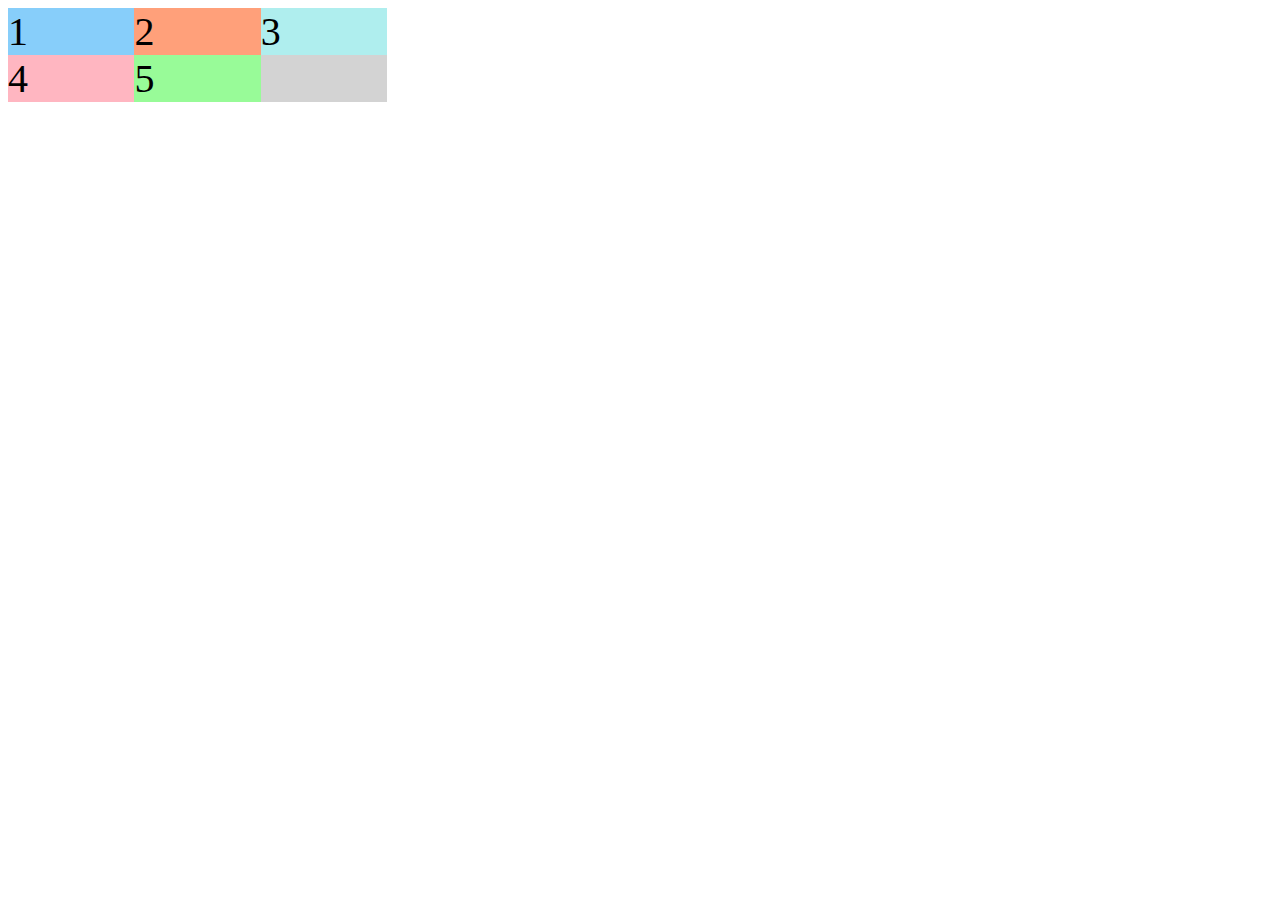
<file: Bai 9/index.html>
<!DOCTYPE html>
<html lang="en">
  <head>
    <meta charset="UTF-8" />
    <meta name="viewport" content="width=device-width, initial-scale=1.0" />
    <title>Document</title>
  </head>
  <body>
    <style>
      .d1 {
        background: LightSkyBlue;
      }
      .d2 {
        background: LightSalmon;
      }
      .d3 {
        background: PaleTurquoise;
      }
      .d4 {
        background: LightPink;
      }
      .d5 {
        background: PaleGreen;
      }

      .container {
        font-size: 40px;
        width: 30%;
        background: LightGray;
        display: grid;
        grid-template-columns: repeat(3, minmax(90px, 1fr));
        /* Only change code below this line */

        /* Only change code above this line */
      }
    </style>

    <div class="container">
      <div class="d1">1</div>
      <div class="d2">2</div>
      <div class="d3">3</div>
      <div class="d4">4</div>
      <div class="d5">5</div>
    </div>
  </body>
</html>
</file>
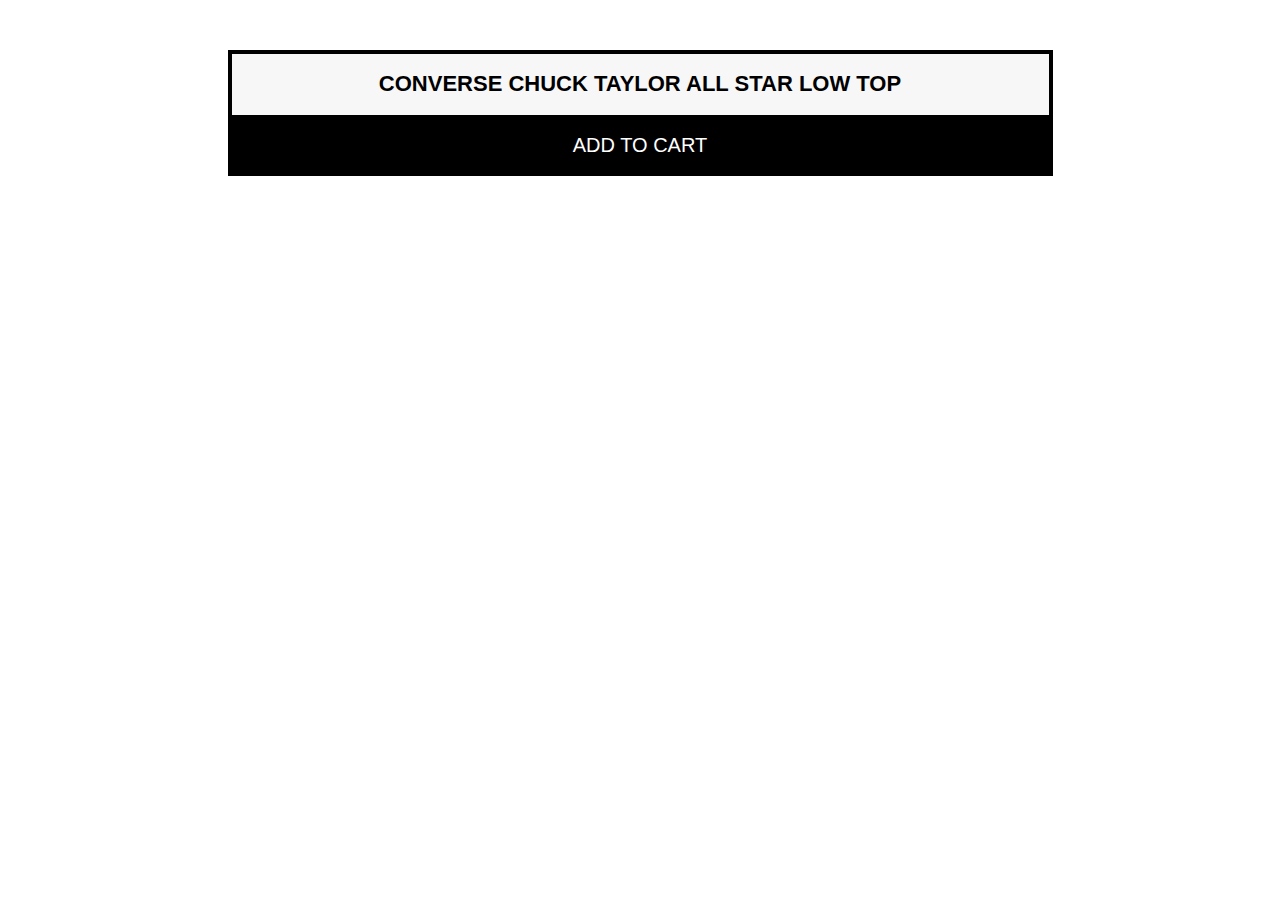
<file: 03-CSS-Fundamentals/lab10.21.html>
<!DOCTYPE html>
<html lang="en">

<head>
    <meta charset="UTF-8">
    <meta http-equiv="X-UA-Compatible" content="IE=edge">
    <meta name="viewport" content="width=device-width, initial-scale=1.0">
    <title>Lab 10.21</title>
    <link rel="stylesheet" href="css/lab10.21.css">
</head>

<body>
    <article class="product">
        <h2 class="product-title">Converse Chuck Taylor All Star Low Top</h2>
        <!-- <div class="container">
            <div class="product-img">
                <img src='img/challenges.jpg' alt='Chuck Taylor All Star Shoe' width='250' height='250' />
            </div>
            <div class="product-info">

                <div class="product-price">
                    <p class="price"><strong>$ 65.00</strong></p>
                    <p class="shipping">Free Shipping</p>
                </div>
                <p class="sale">Sale</p>
                <p class="product-description">Ready to dress up or down, these classic canvas Chucks are an everyday
                    wardrobe staple.</p>
                <a href="https://www.converse.com" class="more-infor">More information →</a>
                <div class="product-colors">
                    <div class="color"></div>
                    <div class="color color-blue"></div>
                    <div class="color color-red"></div>
                    <div class="color color-yellow"></div>
                    <div class="color color-green"></div>
                    <div class="color color-brown"></div>
                </div>
            </div>
            <div class="product-detail">
                <h3 class="details-title">Product details</h3>
                <ul class="details-list">
                    <li>Lightweight, durable canvas sneaker</li>
                    <li>Lightly padded footbed for added comfort</li>
                    <li>Iconic Chuck Taylor ankle patch</li>
                </ul>
            </div>
        </div> -->
        <button class="add-cart">Add to cart</button>
    </article>

</body>

</html>
</file>
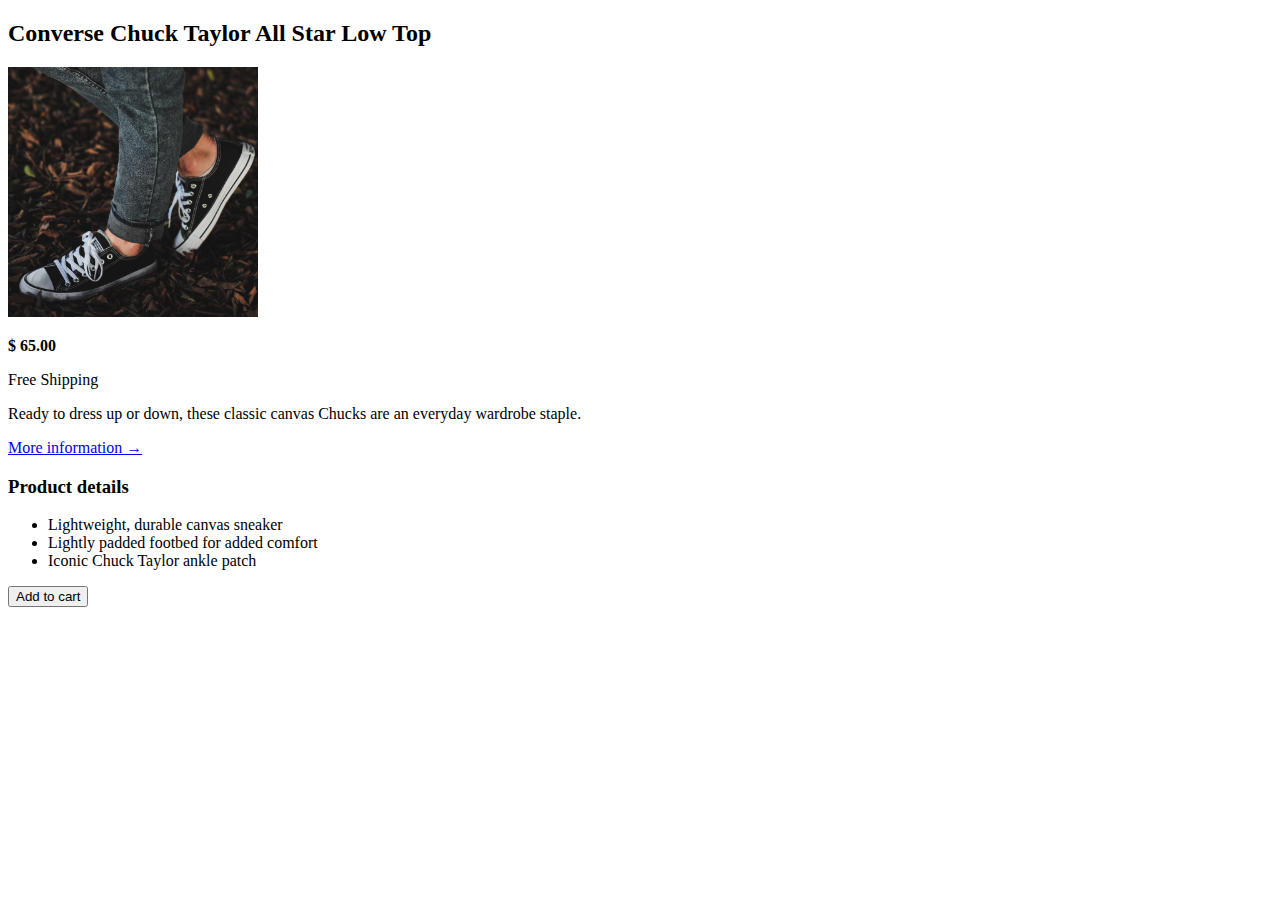
<file: 03-CSS-Fundamentals/lab3.10.html>
<!DOCTYPE html>
<html lang="en">

<head>
    <meta charset="UTF-8">
    <meta http-equiv="X-UA-Compatible" content="IE=edge">
    <meta name="viewport" content="width=device-width, initial-scale=1.0">
    <title>Lab 3.10</title>
</head>

<body>
    <article>
        <h2>Converse Chuck Taylor All Star Low Top</h2>
        <img src='img/challenges.jpg' alt='Chuck Taylor All Star Shoe' width='250' height='250' />
        <p><strong>$ 65.00</strong></p>
        <p>Free Shipping</p>
        <p>Ready to dress up or down, these classic canvas Chucks are an everyday wardrobe staple.</p>
        <a href="https://www.converse.com">More information →</a>
        <h3>Product details</h3>
        <ul>
            <li>Lightweight, durable canvas sneaker</li>
            <li>Lightly padded footbed for added comfort</li>
            <li>Iconic Chuck Taylor ankle patch</li>
        </ul>
        <button>Add to cart</button>
    </article>

</body>

</html>
</file>
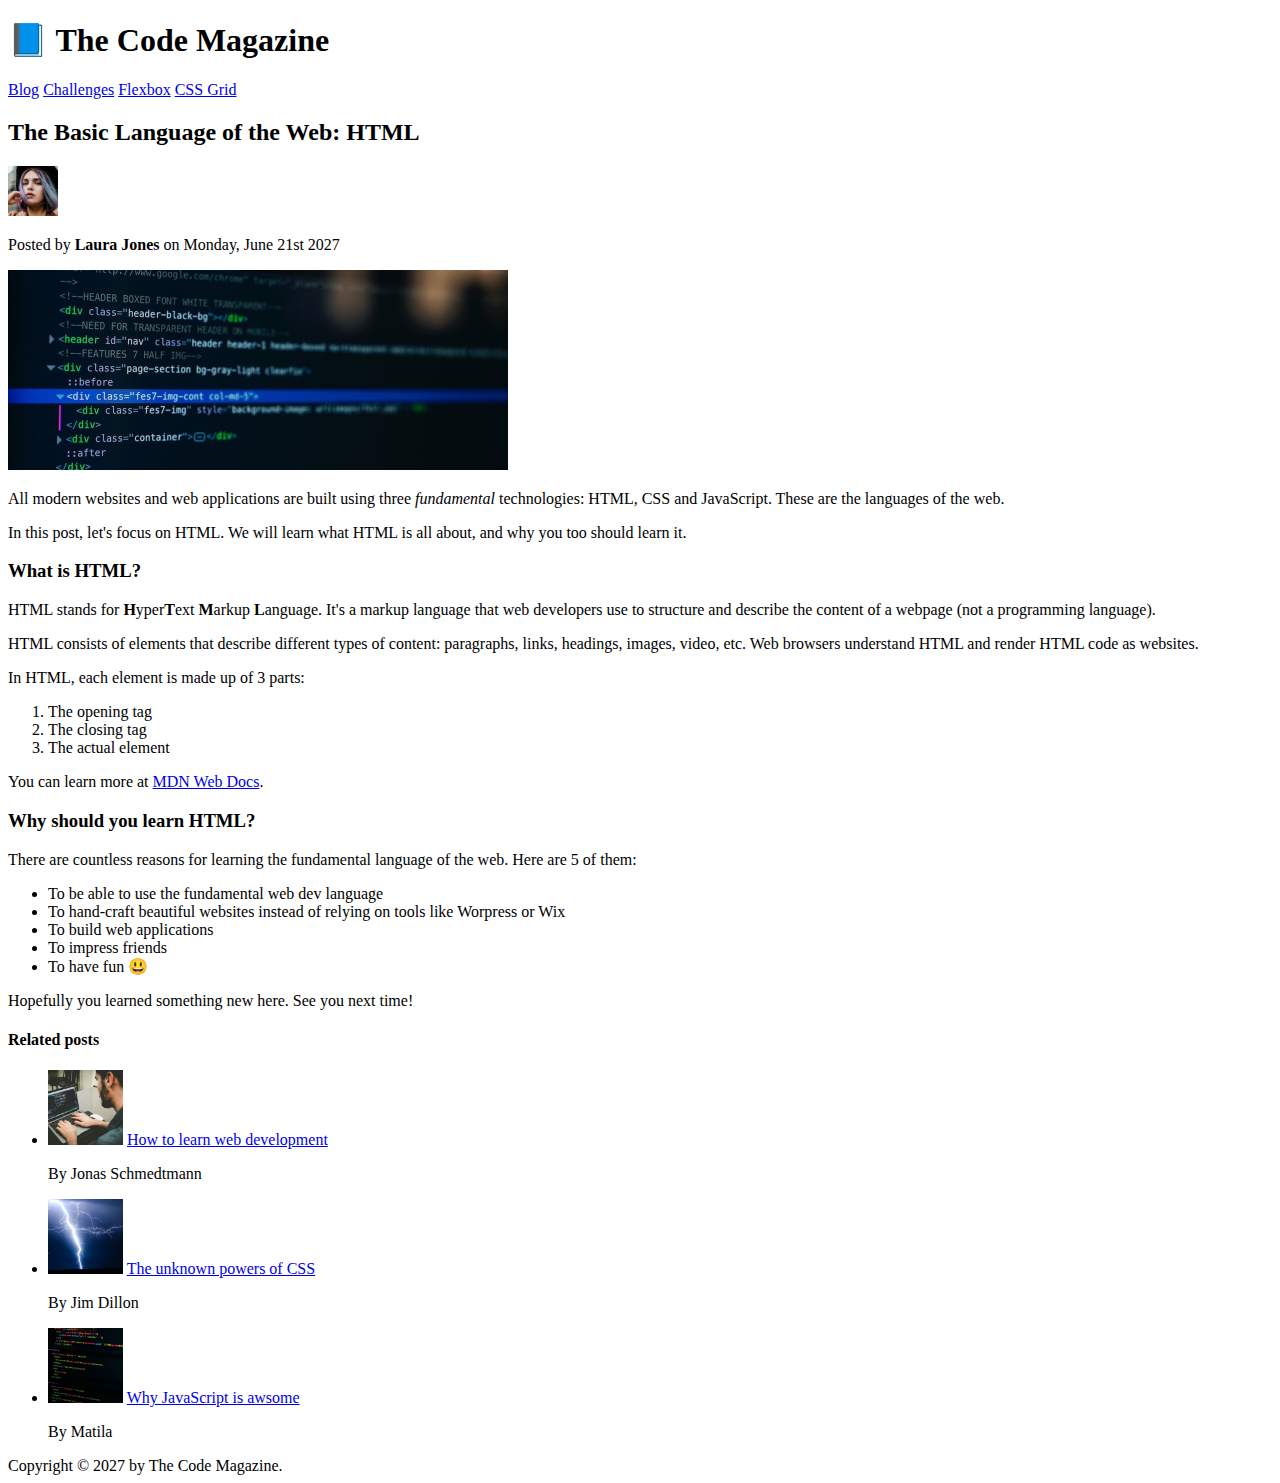
<file: 03-CSS-Fundamentals/lab3.9.html>
<!DOCTYPE html>
<html lang="en">

<head>
  <meta charset="UTF-8" />
  <title>The Basic Language of the Web: HTML</title>
</head>

<body>
  <!--
    <h1>The Basic Language of the Web: HTML</h1>
    <h2>The Basic Language of the Web: HTML</h2>
    <h3>The Basic Language of the Web: HTML</h3>
    <h4>The Basic Language of the Web: HTML</h4>
    <h5>The Basic Language of the Web: HTML</h5>
    <h6>The Basic Language of the Web: HTML</h6>
    -->

  <header>
    <h1>📘 The Code Magazine</h1>

    <nav>
      <a href="blog.html">Blog</a>
      <a href="#">Challenges</a>
      <a href="#">Flexbox</a>
      <a href="#">CSS Grid</a>
    </nav>
  </header>

  <article>
    <header>
      <h2>The Basic Language of the Web: HTML</h2>

      <img src="img/laura-jones.jpg" alt="Headshot of Laura Jones" height="50" width="50" />

      <p>Posted by <strong>Laura Jones</strong> on Monday, June 21st 2027</p>

      <img src="img/post-img.jpg" alt="HTML code on a screen" width="500" height="200" />
    </header>

    <p>
      All modern websites and web applications are built using three
      <em>fundamental</em>
      technologies: HTML, CSS and JavaScript. These are the languages of the
      web.
    </p>

    <p>
      In this post, let's focus on HTML. We will learn what HTML is all about,
      and why you too should learn it.
    </p>

    <h3>What is HTML?</h3>
    <p>
      HTML stands for <strong>H</strong>yper<strong>T</strong>ext
      <strong>M</strong>arkup <strong>L</strong>anguage. It's a markup
      language that web developers use to structure and describe the content
      of a webpage (not a programming language).
    </p>
    <p>
      HTML consists of elements that describe different types of content:
      paragraphs, links, headings, images, video, etc. Web browsers understand
      HTML and render HTML code as websites.
    </p>
    <p>In HTML, each element is made up of 3 parts:</p>

    <ol>
      <li>The opening tag</li>
      <li>The closing tag</li>
      <li>The actual element</li>
    </ol>

    <p>
      You can learn more at
      <a href="https://developer.mozilla.org/en-US/docs/Web/HTML" target="_blank">MDN Web Docs</a>.
    </p>

    <h3>Why should you learn HTML?</h3>

    <p>
      There are countless reasons for learning the fundamental language of the
      web. Here are 5 of them:
    </p>

    <ul>
      <li>To be able to use the fundamental web dev language</li>
      <li>
        To hand-craft beautiful websites instead of relying on tools like
        Worpress or Wix
      </li>
      <li>To build web applications</li>
      <li>To impress friends</li>
      <li>To have fun 😃</li>
    </ul>

    <p>Hopefully you learned something new here. See you next time!</p>
  </article>
  <aside>
    <h4>Related posts</h4>
    <ul>
      <li>
        <img src="img/related-1.jpg" alt="Person programming" width="75" height="75">
        <a href="#">How to learn web development</a>
        <p>By Jonas Schmedtmann</p>
      </li>
      <li>
        <img src="img/related-2.jpg" alt="Lightning" width="75" height="75">
        <a href="#">The unknown powers of CSS</a>
        <p>By Jim Dillon</p>
      </li>
      <li>
        <img src="img/related-3.jpg" alt="JavaScript code on screen" width="75" height="75">
        <a href="#">Why JavaScript is awsome</a>
        <p>By Matila</p>
      </li>
    </ul>
  </aside>

  <footer>Copyright &copy; 2027 by The Code Magazine.</footer>
</body>

</html>
</file>
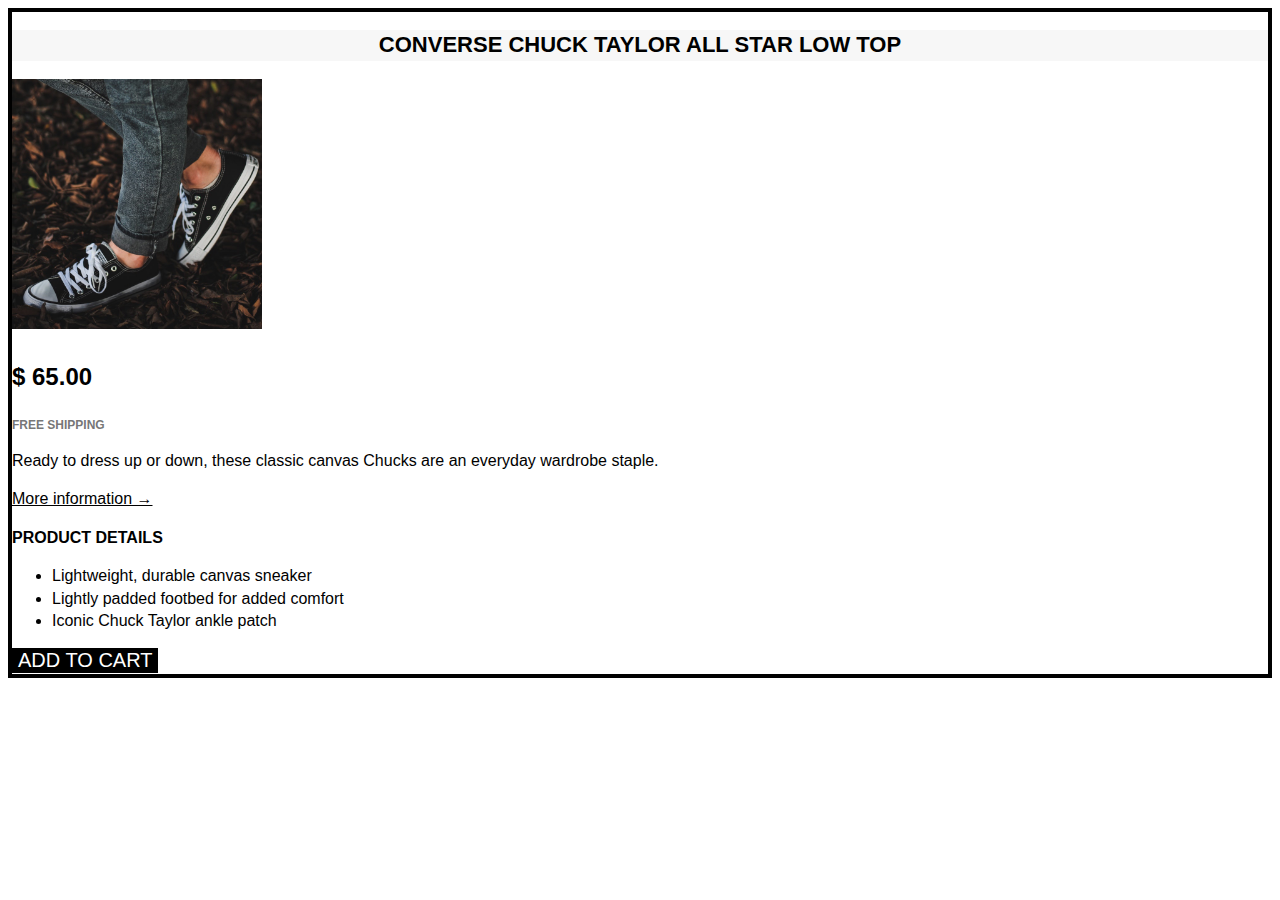
<file: 03-CSS-Fundamentals/lab5.8.html>
<!DOCTYPE html>
<html lang="en">

<head>
    <meta charset="UTF-8">
    <meta http-equiv="X-UA-Compatible" content="IE=edge">
    <meta name="viewport" content="width=device-width, initial-scale=1.0">
    <title>Lab 5.8</title>
    <link rel="stylesheet" href="css/lab5.8.css">
</head>

<body>
    <article class="product">
        <h2 class="product-title">Converse Chuck Taylor All Star Low Top</h2>
        <img src='img/challenges.jpg' alt='Chuck Taylor All Star Shoe' width='250' height='250' />
        <p class="price"><strong>$ 65.00</strong></p>
        <p class="shipping">Free Shipping</p>
        <p class="product-description">Ready to dress up or down, these classic canvas Chucks are an everyday wardrobe staple.</p>
        <a href="https://www.converse.com" class="more-infor">More information →</a>
        <h3 class="details-title">Product details</h3>
        <ul class="details-list">
            <li>Lightweight, durable canvas sneaker</li>
            <li>Lightly padded footbed for added comfort</li>
            <li>Iconic Chuck Taylor ankle patch</li>
        </ul>
        <button class="add-cart">Add to cart</button>
    </article>

</body>

</html>
</file>
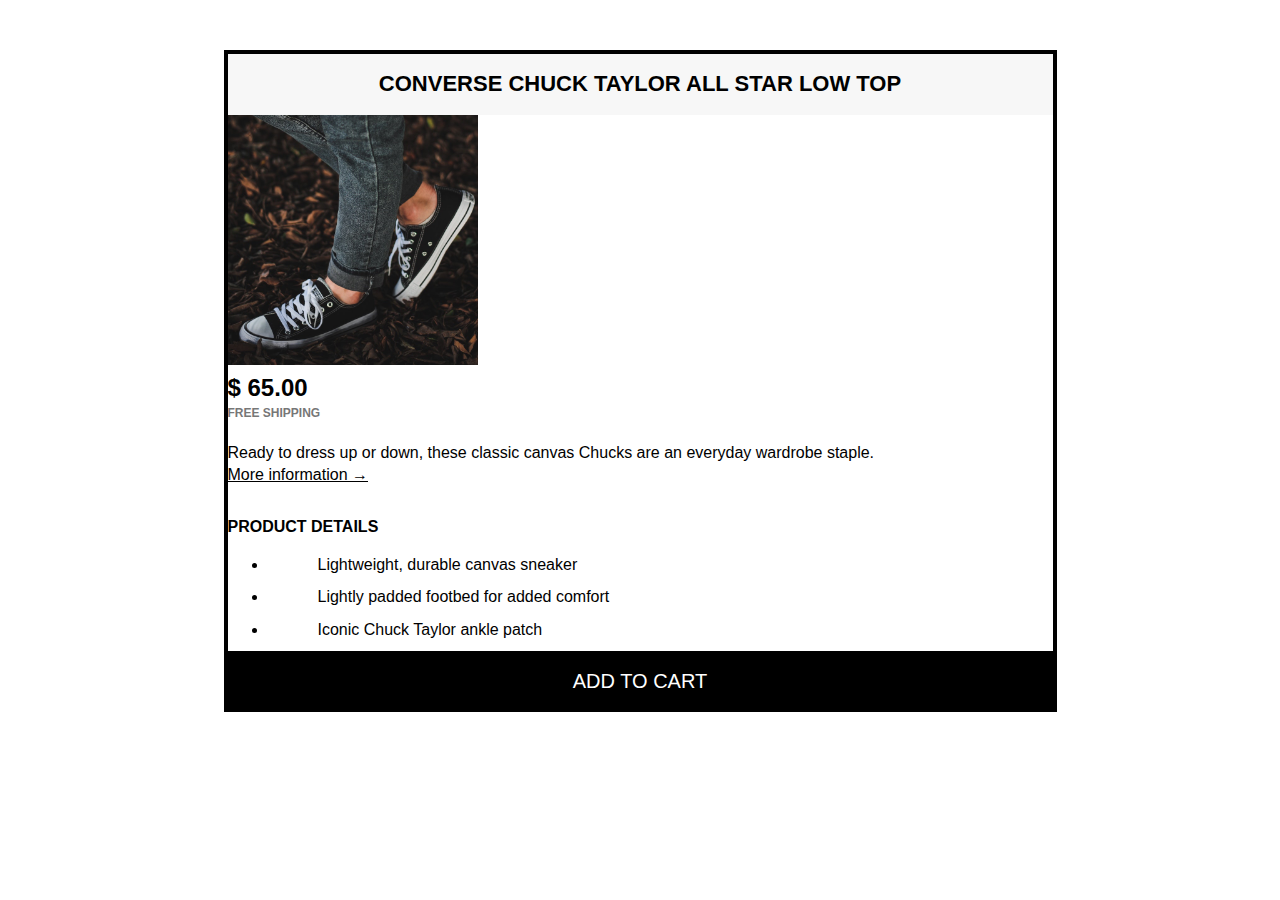
<file: 03-CSS-Fundamentals/lab6.8.html>
<!DOCTYPE html>
<html lang="en">

<head>
    <meta charset="UTF-8">
    <meta http-equiv="X-UA-Compatible" content="IE=edge">
    <meta name="viewport" content="width=device-width, initial-scale=1.0">
    <title>Lab 6.8</title>
    <link rel="stylesheet" href="css/lab6.8.css">
</head>

<body>
    <article class="product">
        <h2 class="product-title">Converse Chuck Taylor All Star Low Top</h2>
        <img src='img/challenges.jpg' alt='Chuck Taylor All Star Shoe' width='250' height='250' />
        <p class="price"><strong>$ 65.00</strong></p>
        <p class="shipping">Free Shipping</p>
        <p class="product-description">Ready to dress up or down, these classic canvas Chucks are an everyday wardrobe staple.</p>
        <a href="https://www.converse.com" class="more-infor">More information →</a>
        <h3 class="details-title">Product details</h3>
        <ul class="details-list">
            <li>Lightweight, durable canvas sneaker</li>
            <li>Lightly padded footbed for added comfort</li>
            <li>Iconic Chuck Taylor ankle patch</li>
        </ul>
        <button class="add-cart">Add to cart</button>
    </article>

</body>

</html>
</file>
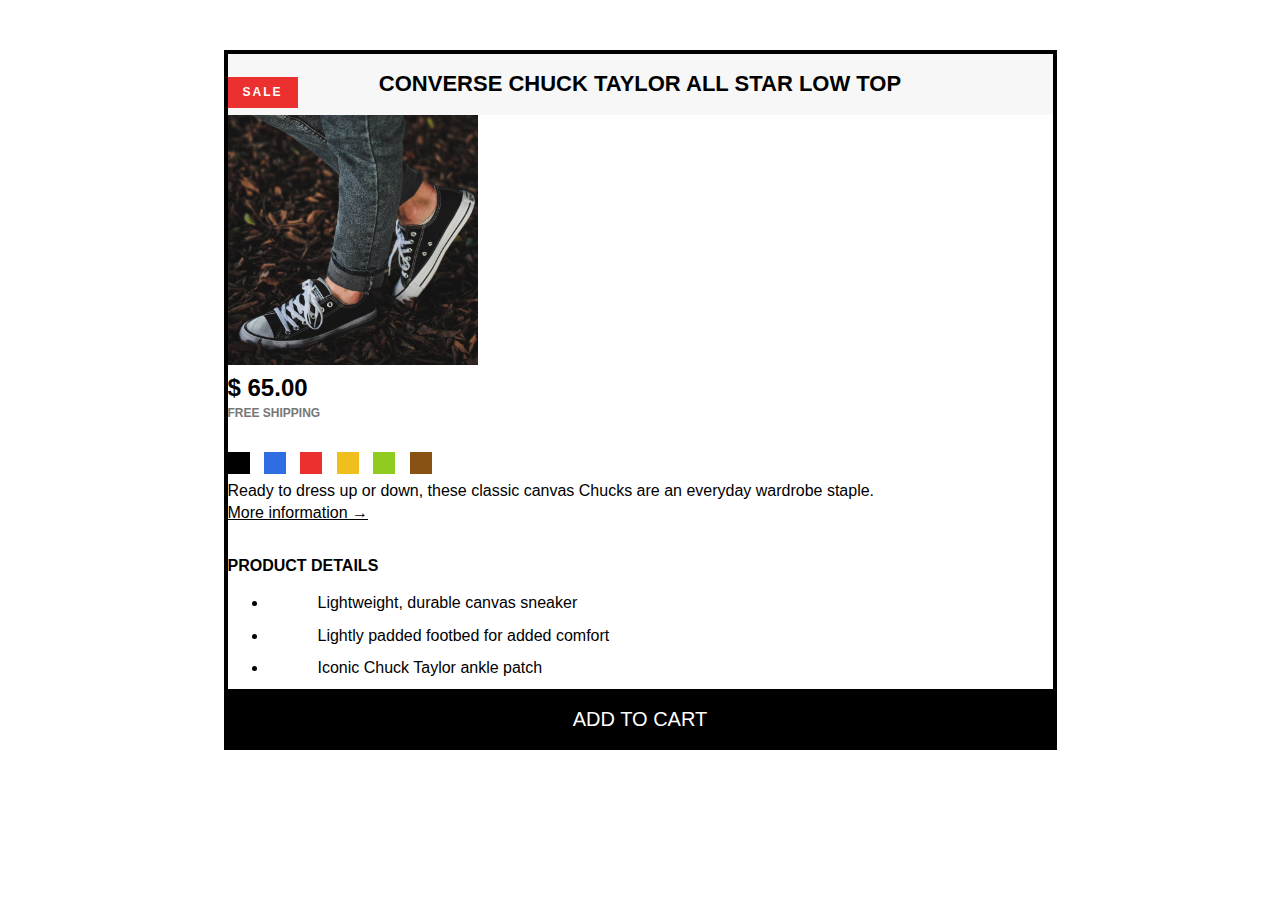
<file: 03-CSS-Fundamentals/lab7.5.html>
<!DOCTYPE html>
<html lang="en">

<head>
    <meta charset="UTF-8">
    <meta http-equiv="X-UA-Compatible" content="IE=edge">
    <meta name="viewport" content="width=device-width, initial-scale=1.0">
    <title>Lab 7.5</title>
    <link rel="stylesheet" href="css/lab7.5.css">
</head>

<body>
    <article class="product">
        <h2 class="product-title">Converse Chuck Taylor All Star Low Top</h2>
        <img src='img/challenges.jpg' alt='Chuck Taylor All Star Shoe' width='250' height='250' />
        <p class="price"><strong>$ 65.00</strong></p>
        <p class="shipping">Free Shipping</p>
        <p class="sale">Sale</p>
        <div class="colors">
        <div class="color"></div>
        <div class="color color-blue"></div>
        <div class="color color-red"></div>
        <div class="color color-yellow"></div>
        <div class="color color-green"></div>
        <div class="color color-brown"></div>
        </div>
        <p class="product-description">Ready to dress up or down, these classic canvas Chucks are an everyday wardrobe staple.</p>
        <a href="https://www.converse.com" class="more-infor">More information →</a>
        <h3 class="details-title">Product details</h3>
        <ul class="details-list">
            <li>Lightweight, durable canvas sneaker</li>
            <li>Lightly padded footbed for added comfort</li>
            <li>Iconic Chuck Taylor ankle patch</li>
        </ul>
        <button class="add-cart">Add to cart</button>
    </article>

</body>

</html>
</file>
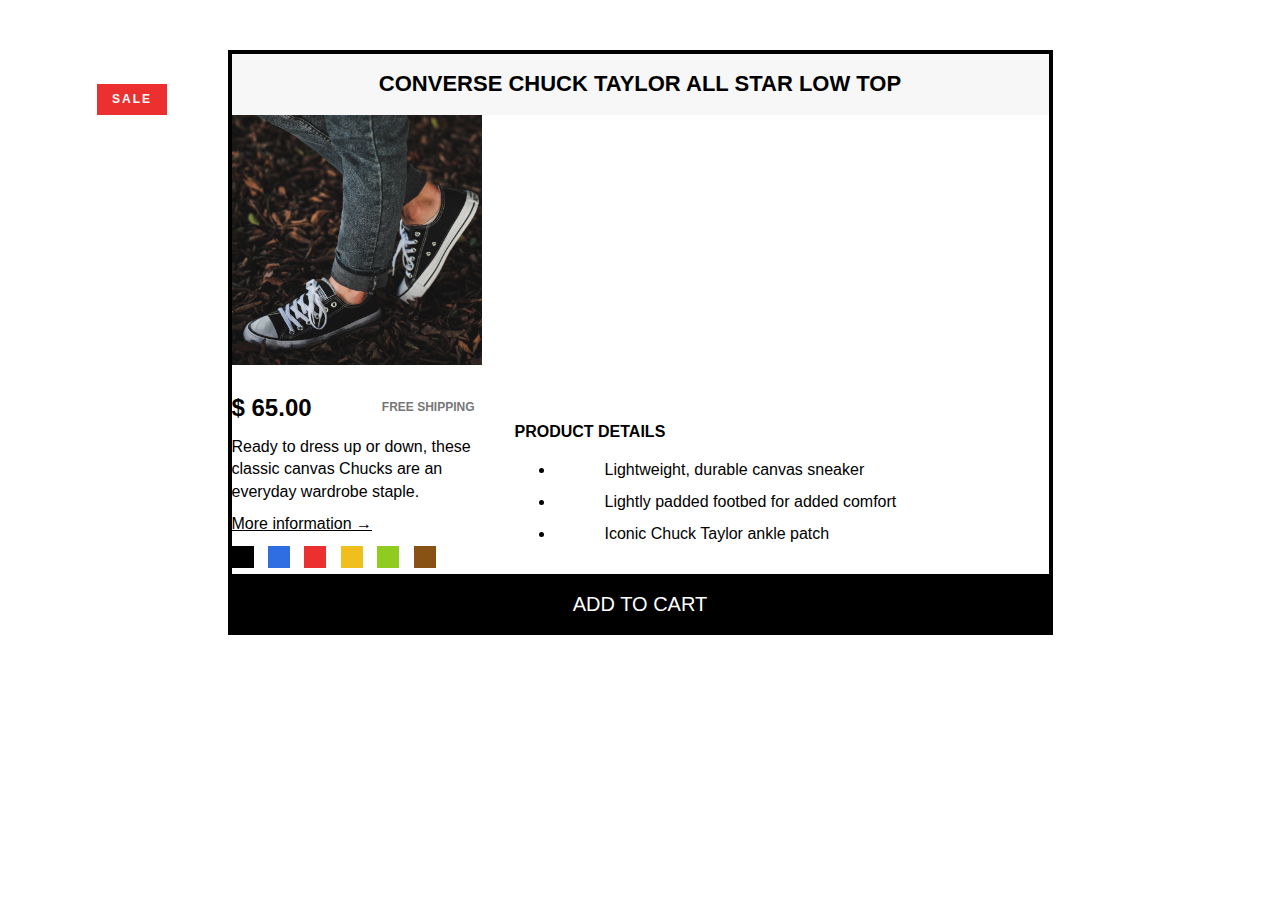
<file: 03-CSS-Fundamentals/lab8.2.html>
<!DOCTYPE html>
<html lang="en">

<head>
    <meta charset="UTF-8">
    <meta http-equiv="X-UA-Compatible" content="IE=edge">
    <meta name="viewport" content="width=device-width, initial-scale=1.0">
    <title>Lab 8.2</title>
    <link rel="stylesheet" href="css/lab8.2.css">
</head>

<body>
    <article class="product">
        <h2 class="product-title">Converse Chuck Taylor All Star Low Top</h2>
        <div class="container clearfix">
            <div class="product-img">
                <img src='img/challenges.jpg' alt='Chuck Taylor All Star Shoe' width='250' height='250' />
            </div>
            <div class="product-info">
                <p class="price"><strong>$ 65.00</strong></p>
                <p class="shipping">Free Shipping</p>
                <p class="sale">Sale</p>
               
                <p class="product-description">Ready to dress up or down, these classic canvas Chucks are an everyday
                    wardrobe staple.</p>
                <a href="https://www.converse.com" class="more-infor">More information →</a>
                <div class="colors">
                    <div class="color"></div>
                    <div class="color color-blue"></div>
                    <div class="color color-red"></div>
                    <div class="color color-yellow"></div>
                    <div class="color color-green"></div>
                    <div class="color color-brown"></div>
                </div>
            </div>
            <div class="product-detail">
                <h3 class="details-title">Product details</h3>
                <ul class="details-list">
                    <li>Lightweight, durable canvas sneaker</li>
                    <li>Lightly padded footbed for added comfort</li>
                    <li>Iconic Chuck Taylor ankle patch</li>
                </ul>    
            </div>
        </div>
        <button class="add-cart">Add to cart</button>
    </article>

</body>

</html>
</file>
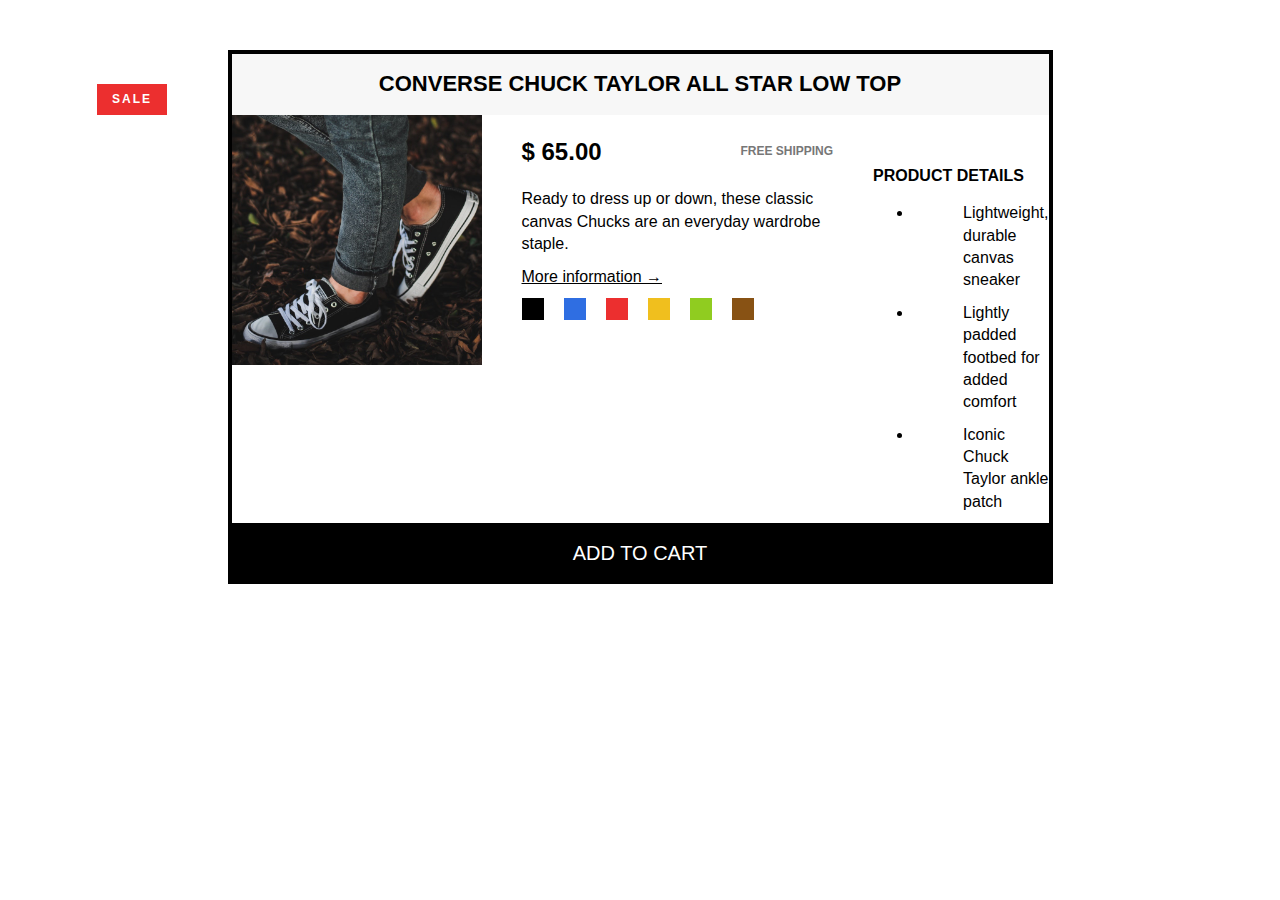
<file: 03-CSS-Fundamentals/lab9.18.html>
<!DOCTYPE html>
<html lang="en">

<head>
    <meta charset="UTF-8">
    <meta http-equiv="X-UA-Compatible" content="IE=edge">
    <meta name="viewport" content="width=device-width, initial-scale=1.0">
    <title>Lab 9.18</title>
    <link rel="stylesheet" href="css/lab9.18.css">
</head>

<body>
    <article class="product">
        <h2 class="product-title">Converse Chuck Taylor All Star Low Top</h2>
        <div class="container clearfix">
            <div class="product-img">
                <img src='img/challenges.jpg' alt='Chuck Taylor All Star Shoe' width='250' height='250' />
            </div>
            <div class="product-info">

                <div class="product-price">
                    <p class="price"><strong>$ 65.00</strong></p>
                    <p class="shipping">Free Shipping</p>
                </div>
                <p class="sale">Sale</p>
                <p class="product-description">Ready to dress up or down, these classic canvas Chucks are an everyday
                    wardrobe staple.</p>
                <a href="https://www.converse.com" class="more-infor">More information →</a>
                <div class="product-colors">
                    <div class="color"></div>
                    <div class="color color-blue"></div>
                    <div class="color color-red"></div>
                    <div class="color color-yellow"></div>
                    <div class="color color-green"></div>
                    <div class="color color-brown"></div>
                </div>
            </div>
            <div class="product-detail">
                <h3 class="details-title">Product details</h3>
                <ul class="details-list">
                    <li>Lightweight, durable canvas sneaker</li>
                    <li>Lightly padded footbed for added comfort</li>
                    <li>Iconic Chuck Taylor ankle patch</li>
                </ul>
            </div>
        </div>
        <button class="add-cart">Add to cart</button>
    </article>

</body>

</html>
</file>
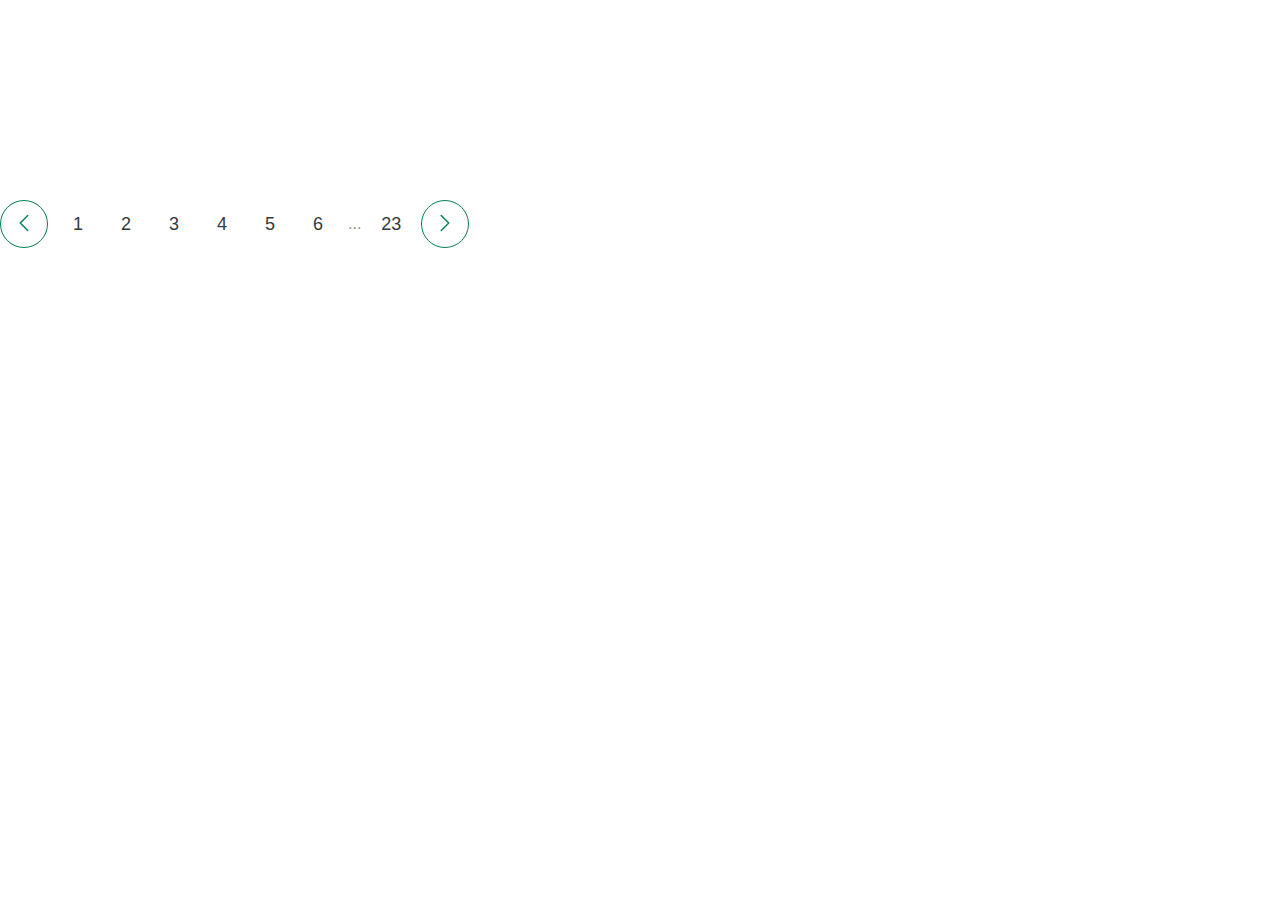
<file: 06-Components/04-pagination.html>
<!DOCTYPE html>
<html lang="en">

<head>
    <meta charset="UTF-8">
    <meta http-equiv="X-UA-Compatible" content="IE=edge">
    <meta name="viewport" content="width=device-width, initial-scale=1.0">
    <title>Pagination Component</title>
    <style>
        * {
            margin: 0;
            padding: 0;
            box-sizing: border-box;
        }

        body {
            font-family: "Inter", sans-serif;
            color: #343a40;
            line-height: 1;
        }

        .pagination {
            display: flex;
            align-items: center;
            gap: 12px;
            margin-top: 200px;
        }

        .btn {
            border: 1px solid #087f5b;
            height: 48px;
            width: 48px;
            border-radius: 50%;
            background: none;
            cursor: pointer;
        }

        .btn:hover {
            background-color: #087f5b;
        }

        .btn:hover .btn-icon {
            stroke: #fff;
        }

        .btn-icon {
            height: 24px;
            width: 24px;
            stroke: #087f5b;
        }

        .page-link:link,
        .page-link:visited {
            font-size: 18px;
            color: #343a40;
            text-decoration: none;
            height: 36px;
            width: 36px;
            border-radius: 50%;
            display: flex;
            align-items: center;
            justify-content: center;
        }

        .dots {
            color: #868e96;
        }
    </style>
</head>

<body>
    <div class="pagination">
        <button class="btn">
            <svg xmlns="http://www.w3.org/2000/svg" fill="none" viewBox="0 0 24 24" stroke-width="1.5"
                stroke="currentColor" class="btn-icon">
                <path stroke-linecap="round" stroke-linejoin="round" d="M15.75 19.5L8.25 12l7.5-7.5" />
            </svg>
        </button>
        <a href="#" class="page-link">1</a>
        <a href="#" class="page-link">2</a>
        <a href="#" class="page-link page-link-current">3</a>
        <a href="#" class="page-link">4</a>
        <a href="#" class="page-link">5</a>
        <a href="#" class="page-link">6</a>
        <span class="dots">...</span>
        <a href="#" class="page-link">23</a>
        <button class="btn">
            <svg xmlns="http://www.w3.org/2000/svg" fill="none" viewBox="0 0 24 24" stroke-width="1.5"
                stroke="currentColor" class="btn-icon">
                <path stroke-linecap="round" stroke-linejoin="round" d="M8.25 4.5l7.5 7.5-7.5 7.5" />
            </svg>

        </button>
    </div>
</body>

</html>
</file>
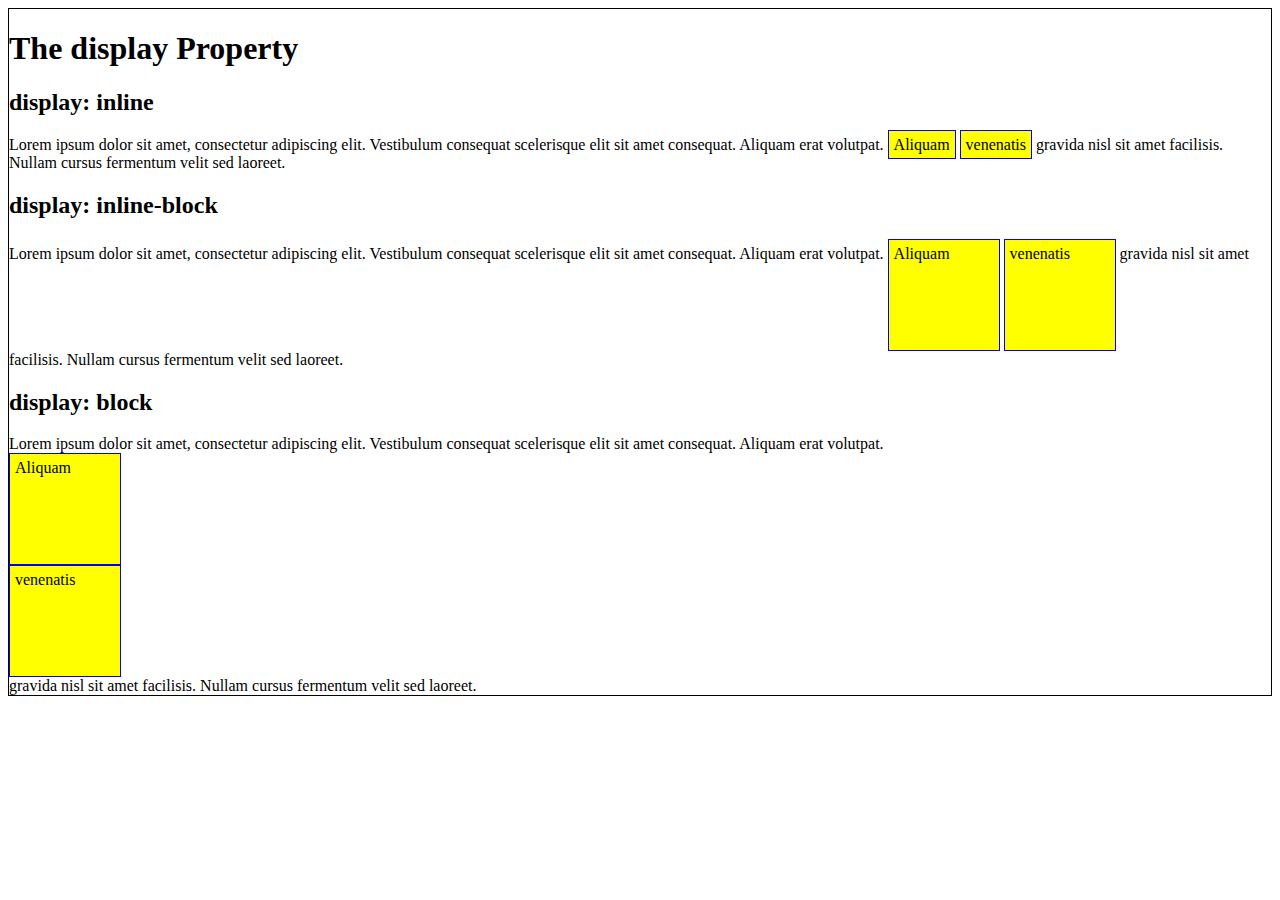
<file: Assignment 01 Starter/boder.html>
<!DOCTYPE html>
<html>
  <head>
    <style>
      .content {
        border: 1px solid black;
      }
      span.a {
        display: inline; /* the default for span */
        width: 120px;
        height: 100px;
        padding: 5px;
        border: 1px solid blue;
        background-color: yellow;
      }

      span.b {
        display: inline-block;
        width: 100px;
        height: 100px;
        padding: 5px;
        border: 1px solid blue;
        background-color: yellow;
      }

      span.c {
        display: block;
        width: 100px;
        height: 100px;
        padding: 5px;
        border: 1px solid blue;
        background-color: yellow;
      }
    </style>
  </head>
  <body>
    <div class="content">
      <div class="body">
        <h1>The display Property</h1>

        <h2>display: inline</h2>
        <div>
          Lorem ipsum dolor sit amet, consectetur adipiscing elit. Vestibulum
          consequat scelerisque elit sit amet consequat. Aliquam erat volutpat.
          <span class="a">Aliquam</span>
          <span class="a">venenatis</span> gravida nisl sit amet facilisis.
          Nullam cursus fermentum velit sed laoreet.
        </div>

        <h2>display: inline-block</h2>
        <div>
          Lorem ipsum dolor sit amet, consectetur adipiscing elit. Vestibulum
          consequat scelerisque elit sit amet consequat. Aliquam erat volutpat.
          <span class="b">Aliquam</span>
          <span class="b">venenatis</span> gravida nisl sit amet facilisis.
          Nullam cursus fermentum velit sed laoreet.
        </div>

        <h2>display: block</h2>
        <div>
          Lorem ipsum dolor sit amet, consectetur adipiscing elit. Vestibulum
          consequat scelerisque elit sit amet consequat. Aliquam erat volutpat.
          <span class="c">Aliquam</span>
          <span class="c">venenatis</span> gravida nisl sit amet facilisis.
          Nullam cursus fermentum velit sed laoreet.
        </div>
      </div>
    </div>
  </body>
</html>
</file>
<file: 05-Design/style.css>
/*
SPACING SYSTEM (px)
2 / 4 / 8 / 12 / 16 / 24 / 32 / 48 / 64 / 80 / 96 / 128

FONT SIZE SYSTEM (px)
10 / 12 / 14 / 16 / 18 / 20 / 24 / 30 / 36 / 44 / 52 / 62 / 74 / 86 / 98
*/

* {
  margin: 0;
  padding: 0;
  box-sizing: border-box;
}

/* ------------------------ */
/* GENERAL STYLES */
/* ------------------------ */
body {
  font-family: "Inter",sans-serif;
  color: #343a40;
  border-bottom: 8px solid #087f5b;
}

.container {
  width: 960px;
  margin: 0 auto;
}

header,
section {
  margin-bottom: 96px;
}

h2 {
  margin-bottom: 48px;
  font-size: 36px;
  letter-spacing: -0.5px;

}

.grid-3-cols {
  display: grid;
  grid-template-columns: repeat(3, 1fr);
  column-gap: 80px;
}

/* ------------------------ */
/* COMPONENT STYLES */
/* ------------------------ */

/* HEADER */
header {
  display: grid;
  grid-template-columns: repeat(2, 1fr);
  column-gap: 80px;
  margin-top: 48px;
  margin-top: 64px;
}

.header-text-box {
  align-self: center;
}

h1 {
  margin-bottom: 32px;
  font-size: 44px;
  line-height: 1.1;
  letter-spacing: -1px;
}

.header-text {
  margin-bottom: 24px;
  font-size: 18px;
  line-height: 1.7;
}

img {
  width: 100%;
}

/* FEATURES */
.features-icon {
  stroke: #087f5b;
  width: 32px;
  height: 32px;
  margin-bottom: 24px;
}

.features-title {
  margin-bottom: 16px;
  font-size: 20px;
}

.features-text {
  font-size: 18px;
  line-height: 1.7;
}

/* TESTIMONIAL */
.testimonial-section {
  background-color: #087f5b;
  color: #fff;
  padding:24px;
  border-radius: 12px;
  color: #e6fcf5;

}
.testimonial-author{
  color: #c3fae8;
}
.testimonial-box {
  grid-column: 2 / -1;
  align-self: center;
  font-size: 24px;
}

.testimonial-box h2 {
  margin-bottom: 24px;
  font-size: 24px;
}

.testimonial-text {
  font-style: italic;
  margin-bottom: 24px;
  font-size: 18px;
  line-height: 1.7;
}

/* CHAIRS */
.chair-box {
  padding: 32px;
}

h3 {
  margin-bottom: 24px;
}
.chair{
  box-shadow: 0 20px 30px 0 rgba(0,0,0,0.7);
  border-radius: 12px;
}
.chair-details {
  list-style: none;
  margin-bottom: 48px;
}

.chair-details li {
  display: flex;
  align-items: center;
  gap: 12px;
  margin-bottom: 24px;
}

.chair-details li:last-child {
  margin-bottom: 0;
}

.chair-icon {
  stroke: #087f5b;
  width: 24px;
  height: 24px;
}

.chair-price {
  display: flex;
  justify-content: space-between;
  font-size: 20px;
  align-items: center;
}

footer {
  margin-bottom: 48px;
  font-size: 14px;
  color: #495057;
}
.btn:link, btn:visited{
  background-color: #087f5b;
  color: #fff;
  text-decoration: none;
  text-transform: none;
  font-weight: 500;
  display: inline-block;
  border-radius: 100px;
}
.btn:hover, btn:active{
  background-color: #099268;

}
.btn--big{
  font-size: 18px;
  padding: 16px 32px;
}
.btn--small{
  font-size: 14px;
  padding: 8px 12px;

}
img{
  border-radius: 12px;
}
</file>
<file: Assignment 01 Starter/css/styles.css>
* {
    margin: 0px;
    box-sizing: border-box;
    padding: 0px;
}

.cv-document {
    box-sizing: border-box;
    border: none;
    outline: 0;
    font-weight: inherit;
    font-style: inherit;
    vertical-align: baseline;
    text-decoration: none;
    margin: 0;
    padding: 0;
    width: 100%;
    font-family: arial, sans-serif, tahoma;
    font-size: 10pt;
}

.cv-page {
    outline: 0;
    font-weight: inherit;
    font-style: inherit;
    font-size: 100%;
    vertical-align: baseline;
    text-decoration: none;
    width: 900px;
    min-height: 900px;
    margin: 0 auto;
    box-shadow: 0 0 1px rgba(0, 0, 0, .5);
    background-color: #fff;
    position: relative;

    padding: 40px
}

.section-title {
    text-transform: uppercase;
    font-weight: bold;
    border-bottom: 2px;
    padding-top: 15px;
}
.section-content{
    padding-top:10px;
    margin-bottom: 10px;
}

.section{
    padding: 20px 40px 0px 40px;
}

.profile {
    width: 100%;
    display: inline-block;
    padding: 0 40px 0px 40px;
}

.info-left {
    display: inline-block;
    width: 89%;
}

.info-right {
    display: inline-block;
    width: 8%;
    position: fixed;
}


.info-contact {
    display: inline-block;
    width: 20%;
}

.infomation {
    display: inline-block;
    width: 60%;
    line-height: 2;
}

.contact-left {
    display: inline-block;
    width: 30%;
}
.date-time{
    vertical-align: top;
}

.contact-right {
    display: inline-block;
    width: 30%;
}

.img-profile {
    width: 117px;
    height: 117px;
}

.hr-title {
    border: solid 1px #000;
}

.d-content {
    width: 100%;
    display: inline-block;
    padding-top: 5px;
}

.content-left {
    display: inline-block;
    width: 30%;
    vertical-align: top;
    line-height: 1.5;
}

.content-right {
    display: inline-block;
    width: 65%;
    line-height: 1.5;
}

.line {
    border-bottom: 2px solid #000;
}
</file>
<file: Assignment 2/css/style.css>
* {
    margin: 0px;
    box-sizing: border-box;
    padding: 0;
}

.bg-grey {
    background: #f7f7f7;
}

body {
    font-family: "Lato", sans-serif;
    line-height: 1.5;
    color: #1d3557;
    width: 100%;
    align-items: center;
    margin: auto;
}

section>.container {
    width: 100%;
    margin: auto;
    display: block;
    padding: 30px 50px;
}

.container {
    width: 100%;
    border-radius: 5px solid black;
}

/* Banner */

.img-banner {
    position: relative;
    background-image: url(../images/banner.jpg);
    width: 100%;
    height: 500px;
    background-size: cover;
    filter: brightness(50%);
    box-shadow: 0 10px 20px 0 rgba(0, 0, 0, 0.2);
}

.text-banner {
    position: absolute;
    top: 30%;
    left: 45%;
    text-align: center;
    color:#bdc3c7;
}

.text-banner h1 {
    text-transform: uppercase;
}

.text-banner span {
    color: #bdc3c7;
}

/* Nav Bar */

#nav-bar {
    text-align: center;
}

#nav-bar a:link,
a:visited {
    text-decoration: none;
    color: #1d3557;
    text-transform: uppercase;
    border-right: 1px solid wheat;
    padding: 30px 20px 30px;
}

.text-navbar {
    display: inline-block;
    margin: 5px 60px;
}

.text-navbar h1 {
    font-weight: bold;
    font-size: 30px;
}

.text-navar span {
    color: #bdc3c7;
}

.icon {
    color: #0abde3;
    font-weight: bold;
}

/* Info */

.container-info {
    display: grid;
    grid-template-columns: 50% 50%;
    justify-content: center;
    align-items: center;
    gap: 40px;
    line-height: 1.5;
    align-items: stretch;
}

.section-title {
    margin-bottom: 10px;
    font-size: 30px;
}

#target {
    padding: 40px 30px;
    font-size: 20px;
    margin-bottom: 15px;
}

#personal-info {
    padding: 40px 30px;
    font-size: 20px;
    background-color: #bdc3c7;
}

/* *Job* */

.container-job {
    display: grid;
    grid-template-columns: repeat(3, 1fr);
    gap: 40px;
}

.job-box {
    display: grid;
    grid-template-columns: 75% 25%;
    column-gap: 20px;
    row-gap: 40px;
    border: 1px solid #bdc3c7;
    align-items: center;
    padding: 24px;
    box-shadow: 0 10px 20px 0 rgba(0, 0, 0, 0.2);
    align-content: start;
}

.job-content {
    grid-column: 1/-1;
    margin: 10px;
}

.job-title {
    font-size: 20px;
    margin-left: 10px;
}

.now {
    background-color: #0abde3;
    padding: 4px 8px;
    color: white;
    border-radius: 10px;
    align-items: center;
}

.list-1 {

    position: relative;
}

.list-2 {

    position: relative;
}

.node::before {
    content: "•";
    padding-right: 10px;
    color: #0abde3;
}

/* CSS for hobbit's Icon */

.icon-hobbit {

    width: 50px;
    height: 50px;
    color: #0abde3;
    border: 2px solid #0abde3;
    padding: 10px;
    border-radius: 50%;
    margin-right: 1rem;
    margin-bottom: 15px;
}

/* Level span*/
.great {
    background-color: #0abde3;
    display: inline-block;
    height: 3px;
    width: 40px;
}

.normal {
    background-color: #cfcfcf;
    display: inline-block;
    height: 3px;
    width: 40px;
}

/* Certificate - CSS */

.certificate-grid {
    display: grid;
    grid-template-columns: repeat(2, 1fr);
    column-gap: 50px;
    row-gap: 30px;
}

.img-cer {
    width: 240px;
    margin-right: 10px;
}

.cer-content {
    padding: 15px;
    display: flex;
    gap: 20px;
}

.cer-content-2 {
    padding: 15px;
    border-left: 2px solid #d6c08d;
    display: flex;
    gap: 20px;
    ;
}

.cer-content-3 {
    grid-column: 1/-1;
    padding: 15px;
    border-top: 2px solid #d6c08d;
}

/* Project - CSS */
.project-grid {
    display: grid;
    grid-template-columns: repeat(3, 1fr);
    column-gap: 40px;
}

.project {
    display: flex;
    flex-direction: column;
}

.project-title {
    padding: 20px;
    font-weight: bold;
    font-size: 18px;
    border-left: 1px solid #bdc3c7;
    border-right: 1px solid #bdc3c7;
}

.project-border {
    padding: 5px;
    border-top: 1px solid #bdc3c7;
    border-left: 1px solid #bdc3c7;
    border-right: 1px solid #bdc3c7;
}

table {
    border-collapse: collapse;
}

td {
    padding: 10px;
}

tr td:first-child {
    width: 100px;
    vertical-align: top;
    font-weight: bold;
}

tr {
    border: 1px solid #bdc3c7;
}

/* FOTTER-CSS */

#footer {
    line-height: 3;
    text-align: center;
}
 

#footer a:link,
a:visited {
    font-size: 30px;
    font-weight: bold;
    text-decoration: none;
    color: #bdc3c7;
    padding: 20px;
}

#footer a:hover,
a:active {
    cursor: grab;
    color: #000;
}

/* AVATAR- CSS */

.avatar-change{
    height: 260px;
    width: 240px;
    border-radius: 50%;
    padding: 10px;
    background-color: #ffff;
}
.avatar{
    position: absolute;
    display: inline-block;
    bottom: 0;
    right: 50%;
    /* //căn chỉnh ảnh// */
    transform: translate(50%,-70%); 
}
</file>
<file: Assignment 2/css/font.css>
@font-face {
	font-family: 'open_sanslight';
	src: url('../fonts/OpenSans-Light-webfont.eot');
	src: url('../fonts/OpenSans-Light-webfont.eot#iefix') format('embedded-opentype'),
		url('../fonts/OpenSans-Light-webfont.woff') format('woff'),
		url('../fonts/OpenSans-Light-webfont.ttf') format('truetype'),
		url('../fonts/OpenSans-Light-webfont.svg#open_sanslight') format('svg');
	font-weight: normal;
	font-style: normal;

}

@font-face {
	font-family: 'open_sansitalic';
	src: url('../fonts/OpenSans-Italic-webfont.eot');
	src: url('../fonts/OpenSans-Italic-webfont.eot#iefix') format('embedded-opentype'),
		url('../fonts/OpenSans-Italic-webfont.woff') format('woff'),
		url('../fonts/OpenSans-Italic-webfont.ttf') format('truetype'),
		url('../fonts/OpenSans-Italic-webfont.svg#open_sansitalic') format('svg');
	font-weight: normal;
	font-style: normal;

}

@font-face {
	font-family: 'open_sanssemibold';
	src: url('../fonts/OpenSans-Semibold-webfont.eot');
	src: url('../fonts/OpenSans-Semibold-webfont.eot#iefix') format('embedded-opentype'),
		url('../fonts/OpenSans-Semibold-webfont.woff') format('woff'),
		url('../fonts/OpenSans-Semibold-webfont.ttf') format('truetype'),
		url('../fonts/OpenSans-Semibold-webfont.svg#open_sanssemibold') format('svg');
	font-weight: normal;
	font-style: normal;

}


@font-face {
	font-family: 'open_sanslight_italic';
	src: url('../fonts/OpenSans-LightItalic-webfont.eot');
	src: url('../fonts/OpenSans-LightItalic-webfont.eot#iefix') format('embedded-opentype'),
		url('../fonts/OpenSans-LightItalic-webfont.woff') format('woff'),
		url('../fonts/OpenSans-LightItalic-webfont.ttf') format('truetype'),
		url('../fonts/OpenSans-LightItalic-webfont.svg#open_sanslight_italic') format('svg');
	font-weight: normal;
	font-style: normal;

}

@font-face {
	font-family: 'open_sansregular';
	src: url('../fonts/OpenSans-Regular-webfont.eot');
	src: url('../fonts/OpenSans-Regular-webfont.eot#iefix') format('embedded-opentype'),
		url('../fonts/OpenSans-Regular-webfont.woff') format('woff'),
		url('../fonts/OpenSans-Regular-webfont.ttf') format('truetype'),
		url('../fonts/OpenSans-Regular-webfont.svg#open_sansregular') format('svg');
	font-weight: normal;
	font-style: normal;

}


@font-face {
	font-family: 'fontello';
	src: url('../fonts/fontello.eot');
	src: url('../fonts/fontello.eot#iefix') format('embedded-opentype'),
		url('../fonts/fontello.woff') format('woff'),
		url('../fonts/fontello.ttf') format('truetype'),
		url('../fonts/fontello.svg#fontello') format('svg');
	font-weight: normal;
	font-style: normal;
}

[class^="icon-"]:before,
[class*=" icon-"]:before {
	font-family: "fontello";
	font-style: normal;
	font-weight: normal;
	speak: none;

	display: inline-block;
	text-decoration: inherit;
	width: 1em;
	margin-right: .2em;
	text-align: center;
	/* opacity: .8; */

	/* For safety - reset parent styles, that can break glyph codes*/
	font-variant: normal;
	text-transform: none;

	/* fix buttons height, for twitter bootstrap */
	line-height: 1em;

	/* Animation center compensation - margins should be symmetric */
	/* remove if not needed */
	margin-left: .2em;

	/* you can be more comfortable with increased icons size */
	/* font-size: 120%; */

	/* Font smoothing. That was taken from TWBS */
	-webkit-font-smoothing: antialiased;
	-moz-osx-font-smoothing: grayscale;

	/* Uncomment for 3D effect */
	/* text-shadow: 1px 1px 1px rgba(127, 127, 127, 0.3); */
}

.icon-emo-happy:before {
	content: '\e800';
}

/* '' */
.icon-emo-wink:before {
	content: '\e801';
}

/* '' */
.icon-emo-wink2:before {
	content: '\e802';
}

/* '' */
.icon-emo-unhappy:before {
	content: '\e803';
}

/* '' */
.icon-emo-sleep:before {
	content: '\e804';
}

/* '' */
.icon-emo-thumbsup:before {
	content: '\e805';
}

/* '' */
.icon-emo-devil:before {
	content: '\e806';
}

/* '' */
.icon-emo-surprised:before {
	content: '\e807';
}

/* '' */
.icon-emo-tongue:before {
	content: '\e808';
}

/* '' */
.icon-emo-coffee:before {
	content: '\e809';
}

/* '' */
.icon-emo-sunglasses:before {
	content: '\e80a';
}

/* '' */
.icon-emo-displeased:before {
	content: '\e80b';
}

/* '' */
.icon-emo-beer:before {
	content: '\e80c';
}

/* '' */
.icon-emo-grin:before {
	content: '\e80d';
}

/* '' */
.icon-emo-angry:before {
	content: '\e80e';
}

/* '' */
.icon-emo-saint:before {
	content: '\e80f';
}

/* '' */
.icon-emo-cry:before {
	content: '\e810';
}

/* '' */
.icon-emo-shoot:before {
	content: '\e811';
}

/* '' */
.icon-emo-squint:before {
	content: '\e812';
}

/* '' */
.icon-emo-laugh:before {
	content: '\e813';
}

/* '' */
.icon-spin1:before {
	content: '\e814';
}

/* '' */
.icon-spin2:before {
	content: '\e815';
}

/* '' */
.icon-spin3:before {
	content: '\e816';
}

/* '' */
.icon-spin4:before {
	content: '\e817';
}

/* '' */
.icon-spin5:before {
	content: '\e818';
}

/* '' */
.icon-spin6:before {
	content: '\e819';
}

/* '' */
.icon-firefox:before {
	content: '\e81a';
}

/* '' */
.icon-chrome:before {
	content: '\e81b';
}

/* '' */
.icon-opera:before {
	content: '\e81c';
}

/* '' */
.icon-ie:before {
	content: '\e81d';
}

/* '' */
.icon-crown:before {
	content: '\e81e';
}

/* '' */
.icon-crown-plus:before {
	content: '\e81f';
}

/* '' */
.icon-crown-minus:before {
	content: '\e820';
}

/* '' */
.icon-marquee:before {
	content: '\e821';
}

/* '' */
.icon-glass:before {
	content: '\e822';
}

/* '' */
.icon-music:before {
	content: '\e823';
}

/* '' */
.icon-search:before {
	content: '\e824';
}

/* '' */
.icon-mail:before {
	content: '\e825';
}

/* '' */
.icon-mail-alt:before {
	content: '\e826';
}

/* '' */
.icon-mail-squared:before {
	content: '\e827';
}

/* '' */
.icon-heart:before {
	content: '\e828';
}

/* '' */
.icon-heart-empty:before {
	content: '\e829';
}

/* '' */
.icon-star-1:before {
	content: '\e82a';
}

/* '' */
.icon-star-empty-1:before {
	content: '\e82b';
}

/* '' */
.icon-star-half:before {
	content: '\e82c';
}

/* '' */
.icon-star-half-alt:before {
	content: '\e82d';
}

/* '' */
.icon-user:before {
	content: '\e82e';
}

/* '' */
.icon-user-plus:before {
	content: '\e82f';
}

/* '' */
.icon-user-times:before {
	content: '\e830';
}

/* '' */
.icon-users:before {
	content: '\e831';
}

/* '' */
.icon-male:before {
	content: '\e832';
}

/* '' */
.icon-female:before {
	content: '\e833';
}

/* '' */
.icon-child:before {
	content: '\e834';
}

/* '' */
.icon-user-secret:before {
	content: '\e835';
}

/* '' */
.icon-video:before {
	content: '\e836';
}

/* '' */
.icon-videocam:before {
	content: '\e837';
}

/* '' */
.icon-picture:before {
	content: '\e838';
}

/* '' */
.icon-camera:before {
	content: '\e839';
}

/* '' */
.icon-camera-alt:before {
	content: '\e83a';
}

/* '' */
.icon-th-large:before {
	content: '\e83b';
}

/* '' */
.icon-th:before {
	content: '\e83c';
}

/* '' */
.icon-th-list:before {
	content: '\e83d';
}

/* '' */
.icon-ok:before {
	content: '\e83e';
}

/* '' */
.icon-ok-circled:before {
	content: '\e83f';
}

/* '' */
.icon-ok-circled2:before {
	content: '\e840';
}

/* '' */
.icon-ok-squared:before {
	content: '\e841';
}

/* '' */
.icon-cancel:before {
	content: '\e842';
}

/* '' */
.icon-cancel-circled:before {
	content: '\e843';
}

/* '' */
.icon-cancel-circled2:before {
	content: '\e844';
}

/* '' */
.icon-plus:before {
	content: '\e845';
}

/* '' */
.icon-plus-circled:before {
	content: '\e846';
}

/* '' */
.icon-plus-squared:before {
	content: '\e847';
}

/* '' */
.icon-plus-squared-alt:before {
	content: '\e848';
}

/* '' */
.icon-minus:before {
	content: '\e849';
}

/* '' */
.icon-minus-circled:before {
	content: '\e84a';
}

/* '' */
.icon-minus-squared:before {
	content: '\e84b';
}

/* '' */
.icon-minus-squared-alt:before {
	content: '\e84c';
}

/* '' */
.icon-help:before {
	content: '\e84d';
}

/* '' */
.icon-help-circled:before {
	content: '\e84e';
}

/* '' */
.icon-info-circled:before {
	content: '\e84f';
}

/* '' */
.icon-info:before {
	content: '\e850';
}

/* '' */
.icon-home:before {
	content: '\e851';
}

/* '' */
.icon-link:before {
	content: '\e852';
}

/* '' */
.icon-unlink:before {
	content: '\e853';
}

/* '' */
.icon-link-ext:before {
	content: '\e854';
}

/* '' */
.icon-link-ext-alt:before {
	content: '\e855';
}

/* '' */
.icon-attach:before {
	content: '\e856';
}

/* '' */
.icon-lock:before {
	content: '\e857';
}

/* '' */
.icon-lock-open:before {
	content: '\e858';
}

/* '' */
.icon-lock-open-alt:before {
	content: '\e859';
}

/* '' */
.icon-pin:before {
	content: '\e85a';
}

/* '' */
.icon-eye:before {
	content: '\e85b';
}

/* '' */
.icon-eye-off:before {
	content: '\e85c';
}

/* '' */
.icon-tag-1:before {
	content: '\e85d';
}

/* '' */
.icon-tags:before {
	content: '\e85e';
}

/* '' */
.icon-bookmark:before {
	content: '\e85f';
}

/* '' */
.icon-bookmark-empty:before {
	content: '\e860';
}

/* '' */
.icon-flag:before {
	content: '\e861';
}

/* '' */
.icon-flag-empty:before {
	content: '\e862';
}

/* '' */
.icon-flag-checkered:before {
	content: '\e863';
}

/* '' */
.icon-thumbs-up:before {
	content: '\e864';
}

/* '' */
.icon-thumbs-down:before {
	content: '\e865';
}

/* '' */
.icon-thumbs-up-alt:before {
	content: '\e866';
}

/* '' */
.icon-thumbs-down-alt:before {
	content: '\e867';
}

/* '' */
.icon-download:before {
	content: '\e868';
}

/* '' */
.icon-upload:before {
	content: '\e869';
}

/* '' */
.icon-download-cloud:before {
	content: '\e86a';
}

/* '' */
.icon-upload-cloud:before {
	content: '\e86b';
}

/* '' */
.icon-reply:before {
	content: '\e86c';
}

/* '' */
.icon-reply-all:before {
	content: '\e86d';
}

/* '' */
.icon-forward:before {
	content: '\e86e';
}

/* '' */
.icon-quote-left:before {
	content: '\e86f';
}

/* '' */
.icon-quote-right:before {
	content: '\e870';
}

/* '' */
.icon-code:before {
	content: '\e871';
}

/* '' */
.icon-export:before {
	content: '\e872';
}

/* '' */
.icon-export-alt:before {
	content: '\e873';
}

/* '' */
.icon-share:before {
	content: '\e874';
}

/* '' */
.icon-share-squared:before {
	content: '\e875';
}

/* '' */
.icon-pencil:before {
	content: '\e876';
}

/* '' */
.icon-pencil-squared:before {
	content: '\e877';
}

/* '' */
.icon-edit:before {
	content: '\e878';
}

/* '' */
.icon-print:before {
	content: '\e879';
}

/* '' */
.icon-retweet:before {
	content: '\e87a';
}

/* '' */
.icon-keyboard:before {
	content: '\e87b';
}

/* '' */
.icon-gamepad:before {
	content: '\e87c';
}

/* '' */
.icon-comment:before {
	content: '\e87d';
}

/* '' */
.icon-chat:before {
	content: '\e87e';
}

/* '' */
.icon-comment-empty:before {
	content: '\e87f';
}

/* '' */
.icon-chat-empty:before {
	content: '\e880';
}

/* '' */
.icon-bell:before {
	content: '\e881';
}

/* '' */
.icon-bell-alt:before {
	content: '\e882';
}

/* '' */
.icon-bell-off:before {
	content: '\e883';
}

/* '' */
.icon-bell-off-empty:before {
	content: '\e884';
}

/* '' */
.icon-attention-alt:before {
	content: '\e885';
}

/* '' */
.icon-attention:before {
	content: '\e886';
}

/* '' */
.icon-attention-circled:before {
	content: '\e887';
}

/* '' */
.icon-location:before {
	content: '\e888';
}

/* '' */
.icon-direction:before {
	content: '\e889';
}

/* '' */
.icon-compass:before {
	content: '\e88a';
}

/* '' */
.icon-trash:before {
	content: '\e88b';
}

/* '' */
.icon-trash-empty:before {
	content: '\e88c';
}

/* '' */
.icon-doc:before {
	content: '\e88d';
}

/* '' */
.icon-docs:before {
	content: '\e88e';
}

/* '' */
.icon-doc-text:before {
	content: '\e88f';
}

/* '' */
.icon-doc-inv:before {
	content: '\e890';
}

/* '' */
.icon-doc-text-inv:before {
	content: '\e891';
}

/* '' */
.icon-file-pdf:before {
	content: '\e892';
}

/* '' */
.icon-file-word:before {
	content: '\e893';
}

/* '' */
.icon-file-excel:before {
	content: '\e894';
}

/* '' */
.icon-file-powerpoint:before {
	content: '\e895';
}

/* '' */
.icon-file-image:before {
	content: '\e896';
}

/* '' */
.icon-file-archive:before {
	content: '\e897';
}

/* '' */
.icon-file-audio:before {
	content: '\e898';
}

/* '' */
.icon-file-video:before {
	content: '\e899';
}

/* '' */
.icon-file-code:before {
	content: '\e89a';
}

/* '' */
.icon-folder:before {
	content: '\e89b';
}

/* '' */
.icon-folder-open:before {
	content: '\e89c';
}

/* '' */
.icon-folder-empty:before {
	content: '\e89d';
}

/* '' */
.icon-folder-open-empty:before {
	content: '\e89e';
}

/* '' */
.icon-box:before {
	content: '\e89f';
}

/* '' */
.icon-rss:before {
	content: '\e8a0';
}

/* '' */
.icon-rss-squared:before {
	content: '\e8a1';
}

/* '' */
.icon-phone:before {
	content: '\e8a2';
}

/* '' */
.icon-phone-squared:before {
	content: '\e8a3';
}

/* '' */
.icon-fax:before {
	content: '\e8a4';
}

/* '' */
.icon-menu:before {
	content: '\e8a5';
}

/* '' */
.icon-cog:before {
	content: '\e8a6';
}

/* '' */
.icon-cog-alt:before {
	content: '\e8a7';
}

/* '' */
.icon-wrench:before {
	content: '\e8a8';
}

/* '' */
.icon-sliders:before {
	content: '\e8a9';
}

/* '' */
.icon-basket:before {
	content: '\e8aa';
}

/* '' */
.icon-cart-plus:before {
	content: '\e8ab';
}

/* '' */
.icon-cart-arrow-down:before {
	content: '\e8ac';
}

/* '' */
.icon-calendar:before {
	content: '\e8ad';
}

/* '' */
.icon-calendar-empty:before {
	content: '\e8ae';
}

/* '' */
.icon-login:before {
	content: '\e8af';
}

/* '' */
.icon-logout:before {
	content: '\e8b0';
}

/* '' */
.icon-mic:before {
	content: '\e8b1';
}

/* '' */
.icon-mute:before {
	content: '\e8b2';
}

/* '' */
.icon-volume-off:before {
	content: '\e8b3';
}

/* '' */
.icon-volume-down:before {
	content: '\e8b4';
}

/* '' */
.icon-volume-up:before {
	content: '\e8b5';
}

/* '' */
.icon-headphones:before {
	content: '\e8b6';
}

/* '' */
.icon-clock:before {
	content: '\e8b7';
}

/* '' */
.icon-lightbulb:before {
	content: '\e8b8';
}

/* '' */
.icon-block:before {
	content: '\e8b9';
}

/* '' */
.icon-resize-full:before {
	content: '\e8ba';
}

/* '' */
.icon-resize-full-alt:before {
	content: '\e8bb';
}

/* '' */
.icon-resize-small:before {
	content: '\e8bc';
}

/* '' */
.icon-resize-vertical:before {
	content: '\e8bd';
}

/* '' */
.icon-resize-horizontal:before {
	content: '\e8be';
}

/* '' */
.icon-move:before {
	content: '\e8bf';
}

/* '' */
.icon-zoom-in:before {
	content: '\e8c0';
}

/* '' */
.icon-zoom-out:before {
	content: '\e8c1';
}

/* '' */
.icon-down-circled2:before {
	content: '\e8c2';
}

/* '' */
.icon-up-circled2:before {
	content: '\e8c3';
}

/* '' */
.icon-left-circled2:before {
	content: '\e8c4';
}

/* '' */
.icon-right-circled2:before {
	content: '\e8c5';
}

/* '' */
.icon-down-dir:before {
	content: '\e8c6';
}

/* '' */
.icon-up-dir:before {
	content: '\e8c7';
}

/* '' */
.icon-left-dir:before {
	content: '\e8c8';
}

/* '' */
.icon-right-dir:before {
	content: '\e8c9';
}

/* '' */
.icon-down-open:before {
	content: '\e8ca';
}

/* '' */
.icon-left-open:before {
	content: '\e8cb';
}

/* '' */
.icon-right-open:before {
	content: '\e8cc';
}

/* '' */
.icon-up-open:before {
	content: '\e8cd';
}

/* '' */
.icon-angle-left:before {
	content: '\e8ce';
}

/* '' */
.icon-angle-right:before {
	content: '\e8cf';
}

/* '' */
.icon-angle-up:before {
	content: '\e8d0';
}

/* '' */
.icon-angle-down:before {
	content: '\e8d1';
}

/* '' */
.icon-angle-circled-left:before {
	content: '\e8d2';
}

/* '' */
.icon-angle-circled-right:before {
	content: '\e8d3';
}

/* '' */
.icon-angle-circled-up:before {
	content: '\e8d4';
}

/* '' */
.icon-angle-circled-down:before {
	content: '\e8d5';
}

/* '' */
.icon-angle-double-left:before {
	content: '\e8d6';
}

/* '' */
.icon-angle-double-right:before {
	content: '\e8d7';
}

/* '' */
.icon-angle-double-up:before {
	content: '\e8d8';
}

/* '' */
.icon-angle-double-down:before {
	content: '\e8d9';
}

/* '' */
.icon-down:before {
	content: '\e8da';
}

/* '' */
.icon-left:before {
	content: '\e8db';
}

/* '' */
.icon-right:before {
	content: '\e8dc';
}

/* '' */
.icon-up:before {
	content: '\e8dd';
}

/* '' */
.icon-down-big:before {
	content: '\e8de';
}

/* '' */
.icon-left-big:before {
	content: '\e8df';
}

/* '' */
.icon-right-big:before {
	content: '\e8e0';
}

/* '' */
.icon-up-big:before {
	content: '\e8e1';
}

/* '' */
.icon-right-hand:before {
	content: '\e8e2';
}

/* '' */
.icon-left-hand:before {
	content: '\e8e3';
}

/* '' */
.icon-up-hand:before {
	content: '\e8e4';
}

/* '' */
.icon-down-hand:before {
	content: '\e8e5';
}

/* '' */
.icon-left-circled:before {
	content: '\e8e6';
}

/* '' */
.icon-right-circled:before {
	content: '\e8e7';
}

/* '' */
.icon-up-circled:before {
	content: '\e8e8';
}

/* '' */
.icon-down-circled:before {
	content: '\e8e9';
}

/* '' */
.icon-cw:before {
	content: '\e8ea';
}

/* '' */
.icon-ccw:before {
	content: '\e8eb';
}

/* '' */
.icon-arrows-cw:before {
	content: '\e8ec';
}

/* '' */
.icon-level-up:before {
	content: '\e8ed';
}

/* '' */
.icon-level-down:before {
	content: '\e8ee';
}

/* '' */
.icon-shuffle:before {
	content: '\e8ef';
}

/* '' */
.icon-exchange:before {
	content: '\e8f0';
}

/* '' */
.icon-history:before {
	content: '\e8f1';
}

/* '' */
.icon-expand:before {
	content: '\e8f2';
}

/* '' */
.icon-collapse:before {
	content: '\e8f3';
}

/* '' */
.icon-expand-right:before {
	content: '\e8f4';
}

/* '' */
.icon-collapse-left:before {
	content: '\e8f5';
}

/* '' */
.icon-play:before {
	content: '\e8f6';
}

/* '' */
.icon-play-circled:before {
	content: '\e8f7';
}

/* '' */
.icon-play-circled2:before {
	content: '\e8f8';
}

/* '' */
.icon-stop:before {
	content: '\e8f9';
}

/* '' */
.icon-pause:before {
	content: '\e8fa';
}

/* '' */
.icon-to-end:before {
	content: '\e8fb';
}

/* '' */
.icon-to-end-alt:before {
	content: '\e8fc';
}

/* '' */
.icon-to-start:before {
	content: '\e8fd';
}

/* '' */
.icon-to-start-alt:before {
	content: '\e8fe';
}

/* '' */
.icon-fast-fw:before {
	content: '\e8ff';
}

/* '' */
.icon-fast-bw:before {
	content: '\e900';
}

/* '' */
.icon-eject:before {
	content: '\e901';
}

/* '' */
.icon-target:before {
	content: '\e902';
}

/* '' */
.icon-signal:before {
	content: '\e903';
}

/* '' */
.icon-wifi:before {
	content: '\e904';
}

/* '' */
.icon-award:before {
	content: '\e905';
}

/* '' */
.icon-desktop:before {
	content: '\e906';
}

/* '' */
.icon-laptop:before {
	content: '\e907';
}

/* '' */
.icon-tablet:before {
	content: '\e908';
}

/* '' */
.icon-mobile:before {
	content: '\e909';
}

/* '' */
.icon-inbox:before {
	content: '\e90a';
}

/* '' */
.icon-globe:before {
	content: '\e90b';
}

/* '' */
.icon-sun:before {
	content: '\e90c';
}

/* '' */
.icon-cloud:before {
	content: '\e90d';
}

/* '' */
.icon-flash:before {
	content: '\e90e';
}

/* '' */
.icon-moon:before {
	content: '\e90f';
}

/* '' */
.icon-umbrella-1:before {
	content: '\e910';
}

/* '' */
.icon-flight:before {
	content: '\e911';
}

/* '' */
.icon-fighter-jet:before {
	content: '\e912';
}

/* '' */
.icon-paper-plane:before {
	content: '\e913';
}

/* '' */
.icon-paper-plane-empty:before {
	content: '\e914';
}

/* '' */
.icon-space-shuttle:before {
	content: '\e915';
}

/* '' */
.icon-leaf:before {
	content: '\e916';
}

/* '' */
.icon-font:before {
	content: '\e917';
}

/* '' */
.icon-bold:before {
	content: '\e918';
}

/* '' */
.icon-medium:before {
	content: '\e919';
}

/* '' */
.icon-italic:before {
	content: '\e91a';
}

/* '' */
.icon-header:before {
	content: '\e91b';
}

/* '' */
.icon-paragraph:before {
	content: '\e91c';
}

/* '' */
.icon-text-height:before {
	content: '\e91d';
}

/* '' */
.icon-text-width:before {
	content: '\e91e';
}

/* '' */
.icon-align-left:before {
	content: '\e91f';
}

/* '' */
.icon-align-center:before {
	content: '\e920';
}

/* '' */
.icon-align-right:before {
	content: '\e921';
}

/* '' */
.icon-align-justify:before {
	content: '\e922';
}

/* '' */
.icon-list:before {
	content: '\e923';
}

/* '' */
.icon-indent-left:before {
	content: '\e924';
}

/* '' */
.icon-indent-right:before {
	content: '\e925';
}

/* '' */
.icon-list-bullet:before {
	content: '\e926';
}

/* '' */
.icon-list-numbered:before {
	content: '\e927';
}

/* '' */
.icon-strike:before {
	content: '\e928';
}

/* '' */
.icon-underline:before {
	content: '\e929';
}

/* '' */
.icon-superscript:before {
	content: '\e92a';
}

/* '' */
.icon-subscript:before {
	content: '\e92b';
}

/* '' */
.icon-table:before {
	content: '\e92c';
}

/* '' */
.icon-columns:before {
	content: '\e92d';
}

/* '' */
.icon-crop:before {
	content: '\e92e';
}

/* '' */
.icon-scissors:before {
	content: '\e92f';
}

/* '' */
.icon-paste:before {
	content: '\e930';
}

/* '' */
.icon-briefcase:before {
	content: '\e931';
}

/* '' */
.icon-suitcase:before {
	content: '\e932';
}

/* '' */
.icon-ellipsis:before {
	content: '\e933';
}

/* '' */
.icon-ellipsis-vert:before {
	content: '\e934';
}

/* '' */
.icon-off:before {
	content: '\e935';
}

/* '' */
.icon-road:before {
	content: '\e936';
}

/* '' */
.icon-list-alt:before {
	content: '\e937';
}

/* '' */
.icon-qrcode:before {
	content: '\e938';
}

/* '' */
.icon-barcode:before {
	content: '\e939';
}

/* '' */
.icon-book:before {
	content: '\e93a';
}

/* '' */
.icon-ajust:before {
	content: '\e93b';
}

/* '' */
.icon-tint:before {
	content: '\e93c';
}

/* '' */
.icon-toggle-off:before {
	content: '\e93d';
}

/* '' */
.icon-toggle-on:before {
	content: '\e93e';
}

/* '' */
.icon-check:before {
	content: '\e93f';
}

/* '' */
.icon-check-empty:before {
	content: '\e940';
}

/* '' */
.icon-circle:before {
	content: '\e941';
}

/* '' */
.icon-circle-empty:before {
	content: '\e942';
}

/* '' */
.icon-circle-thin:before {
	content: '\e943';
}

/* '' */
.icon-circle-notch:before {
	content: '\e944';
}

/* '' */
.icon-dot-circled:before {
	content: '\e945';
}

/* '' */
.icon-asterisk:before {
	content: '\e946';
}

/* '' */
.icon-gift:before {
	content: '\e947';
}

/* '' */
.icon-fire:before {
	content: '\e948';
}

/* '' */
.icon-magnet:before {
	content: '\e949';
}

/* '' */
.icon-chart-bar:before {
	content: '\e94a';
}

/* '' */
.icon-chart-area:before {
	content: '\e94b';
}

/* '' */
.icon-chart-pie:before {
	content: '\e94c';
}

/* '' */
.icon-chart-line:before {
	content: '\e94d';
}

/* '' */
.icon-ticket:before {
	content: '\e94e';
}

/* '' */
.icon-credit-card:before {
	content: '\e94f';
}

/* '' */
.icon-floppy:before {
	content: '\e950';
}

/* '' */
.icon-megaphone:before {
	content: '\e951';
}

/* '' */
.icon-hdd:before {
	content: '\e952';
}

/* '' */
.icon-key:before {
	content: '\e953';
}

/* '' */
.icon-fork:before {
	content: '\e954';
}

/* '' */
.icon-rocket:before {
	content: '\e955';
}

/* '' */
.icon-bug:before {
	content: '\e956';
}

/* '' */
.icon-certificate:before {
	content: '\e957';
}

/* '' */
.icon-tasks:before {
	content: '\e958';
}

/* '' */
.icon-filter:before {
	content: '\e959';
}

/* '' */
.icon-beaker:before {
	content: '\e95a';
}

/* '' */
.icon-magic:before {
	content: '\e95b';
}

/* '' */
.icon-cab:before {
	content: '\e95c';
}

/* '' */
.icon-taxi:before {
	content: '\e95d';
}

/* '' */
.icon-truck:before {
	content: '\e95e';
}

/* '' */
.icon-bus:before {
	content: '\e95f';
}

/* '' */
.icon-bicycle:before {
	content: '\e960';
}

/* '' */
.icon-motorcycle:before {
	content: '\e961';
}

/* '' */
.icon-train:before {
	content: '\e962';
}

/* '' */
.icon-subway:before {
	content: '\e963';
}

/* '' */
.icon-ship:before {
	content: '\e964';
}

/* '' */
.icon-money:before {
	content: '\e965';
}

/* '' */
.icon-euro:before {
	content: '\e966';
}

/* '' */
.icon-pound:before {
	content: '\e967';
}

/* '' */
.icon-dollar:before {
	content: '\e968';
}

/* '' */
.icon-rupee:before {
	content: '\e969';
}

/* '' */
.icon-yen:before {
	content: '\e96a';
}

/* '' */
.icon-rouble:before {
	content: '\e96b';
}

/* '' */
.icon-shekel:before {
	content: '\e96c';
}

/* '' */
.icon-try:before {
	content: '\e96d';
}

/* '' */
.icon-won:before {
	content: '\e96e';
}

/* '' */
.icon-bitcoin:before {
	content: '\e96f';
}

/* '' */
.icon-viacoin:before {
	content: '\e970';
}

/* '' */
.icon-sort:before {
	content: '\e971';
}

/* '' */
.icon-sort-down:before {
	content: '\e972';
}

/* '' */
.icon-sort-up:before {
	content: '\e973';
}

/* '' */
.icon-sort-alt-up:before {
	content: '\e974';
}

/* '' */
.icon-sort-alt-down:before {
	content: '\e975';
}

/* '' */
.icon-sort-name-up:before {
	content: '\e976';
}

/* '' */
.icon-sort-name-down:before {
	content: '\e977';
}

/* '' */
.icon-sort-number-up:before {
	content: '\e978';
}

/* '' */
.icon-sort-number-down:before {
	content: '\e979';
}

/* '' */
.icon-hammer:before {
	content: '\e97a';
}

/* '' */
.icon-gauge:before {
	content: '\e97b';
}

/* '' */
.icon-sitemap:before {
	content: '\e97c';
}

/* '' */
.icon-spinner:before {
	content: '\e97d';
}

/* '' */
.icon-coffee:before {
	content: '\e97e';
}

/* '' */
.icon-food:before {
	content: '\e97f';
}

/* '' */
.icon-beer:before {
	content: '\e980';
}

/* '' */
.icon-user-md:before {
	content: '\e981';
}

/* '' */
.icon-stethoscope:before {
	content: '\e982';
}

/* '' */
.icon-heartbeat:before {
	content: '\e983';
}

/* '' */
.icon-ambulance:before {
	content: '\e984';
}

/* '' */
.icon-medkit:before {
	content: '\e985';
}

/* '' */
.icon-h-sigh:before {
	content: '\e986';
}

/* '' */
.icon-bed:before {
	content: '\e987';
}

/* '' */
.icon-hospital:before {
	content: '\e988';
}

/* '' */
.icon-building:before {
	content: '\e989';
}

/* '' */
.icon-building-filled:before {
	content: '\e98a';
}

/* '' */
.icon-bank:before {
	content: '\e98b';
}

/* '' */
.icon-smile:before {
	content: '\e98c';
}

/* '' */
.icon-frown:before {
	content: '\e98d';
}

/* '' */
.icon-meh:before {
	content: '\e98e';
}

/* '' */
.icon-anchor:before {
	content: '\e98f';
}

/* '' */
.icon-terminal:before {
	content: '\e990';
}

/* '' */
.icon-eraser:before {
	content: '\e991';
}

/* '' */
.icon-puzzle:before {
	content: '\e992';
}

/* '' */
.icon-shield:before {
	content: '\e993';
}

/* '' */
.icon-extinguisher:before {
	content: '\e994';
}

/* '' */
.icon-bullseye:before {
	content: '\e995';
}

/* '' */
.icon-wheelchair:before {
	content: '\e996';
}

/* '' */
.icon-language:before {
	content: '\e997';
}

/* '' */
.icon-graduation-cap:before {
	content: '\e998';
}

/* '' */
.icon-paw:before {
	content: '\e999';
}

/* '' */
.icon-spoon:before {
	content: '\e99a';
}

/* '' */
.icon-cube:before {
	content: '\e99b';
}

/* '' */
.icon-cubes:before {
	content: '\e99c';
}

/* '' */
.icon-recycle:before {
	content: '\e99d';
}

/* '' */
.icon-tree:before {
	content: '\e99e';
}

/* '' */
.icon-database:before {
	content: '\e99f';
}

/* '' */
.icon-server:before {
	content: '\e9a0';
}

/* '' */
.icon-lifebuoy:before {
	content: '\e9a1';
}

/* '' */
.icon-rebel:before {
	content: '\e9a2';
}

/* '' */
.icon-empire:before {
	content: '\e9a3';
}

/* '' */
.icon-bomb:before {
	content: '\e9a4';
}

/* '' */
.icon-soccer-ball:before {
	content: '\e9a5';
}

/* '' */
.icon-tty:before {
	content: '\e9a6';
}

/* '' */
.icon-binoculars:before {
	content: '\e9a7';
}

/* '' */
.icon-plug:before {
	content: '\e9a8';
}

/* '' */
.icon-newspaper:before {
	content: '\e9a9';
}

/* '' */
.icon-calc:before {
	content: '\e9aa';
}

/* '' */
.icon-copyright:before {
	content: '\e9ab';
}

/* '' */
.icon-at:before {
	content: '\e9ac';
}

/* '' */
.icon-eyedropper:before {
	content: '\e9ad';
}

/* '' */
.icon-brush:before {
	content: '\e9ae';
}

/* '' */
.icon-birthday:before {
	content: '\e9af';
}

/* '' */
.icon-diamond:before {
	content: '\e9b0';
}

/* '' */
.icon-street-view:before {
	content: '\e9b1';
}

/* '' */
.icon-venus:before {
	content: '\e9b2';
}

/* '' */
.icon-mars:before {
	content: '\e9b3';
}

/* '' */
.icon-mercury:before {
	content: '\e9b4';
}

/* '' */
.icon-transgender:before {
	content: '\e9b5';
}

/* '' */
.icon-transgender-alt:before {
	content: '\e9b6';
}

/* '' */
.icon-venus-double:before {
	content: '\e9b7';
}

/* '' */
.icon-mars-double:before {
	content: '\e9b8';
}

/* '' */
.icon-venus-mars:before {
	content: '\e9b9';
}

/* '' */
.icon-mars-stroke:before {
	content: '\e9ba';
}

/* '' */
.icon-mars-stroke-v:before {
	content: '\e9bb';
}

/* '' */
.icon-mars-stroke-h:before {
	content: '\e9bc';
}

/* '' */
.icon-neuter:before {
	content: '\e9bd';
}

/* '' */
.icon-cc-visa:before {
	content: '\e9be';
}

/* '' */
.icon-cc-mastercard:before {
	content: '\e9bf';
}

/* '' */
.icon-cc-discover:before {
	content: '\e9c0';
}

/* '' */
.icon-cc-amex:before {
	content: '\e9c1';
}

/* '' */
.icon-cc-paypal:before {
	content: '\e9c2';
}

/* '' */
.icon-cc-stripe:before {
	content: '\e9c3';
}

/* '' */
.icon-adn:before {
	content: '\e9c4';
}

/* '' */
.icon-android:before {
	content: '\e9c5';
}

/* '' */
.icon-angellist:before {
	content: '\e9c6';
}

/* '' */
.icon-apple:before {
	content: '\e9c7';
}

/* '' */
.icon-behance:before {
	content: '\e9c8';
}

/* '' */
.icon-behance-squared:before {
	content: '\e9c9';
}

/* '' */
.icon-bitbucket:before {
	content: '\e9ca';
}

/* '' */
.icon-bitbucket-squared:before {
	content: '\e9cb';
}

/* '' */
.icon-buysellads:before {
	content: '\e9cc';
}

/* '' */
.icon-cc:before {
	content: '\e9cd';
}

/* '' */
.icon-codeopen:before {
	content: '\e9ce';
}

/* '' */
.icon-connectdevelop:before {
	content: '\e9cf';
}

/* '' */
.icon-css3:before {
	content: '\e9d0';
}

/* '' */
.icon-dashcube:before {
	content: '\e9d1';
}

/* '' */
.icon-delicious:before {
	content: '\e9d2';
}

/* '' */
.icon-deviantart:before {
	content: '\e9d3';
}

/* '' */
.icon-digg:before {
	content: '\e9d4';
}

/* '' */
.icon-dribbble:before {
	content: '\e9d5';
}

/* '' */
.icon-dropbox:before {
	content: '\e9d6';
}

/* '' */
.icon-drupal:before {
	content: '\e9d7';
}

/* '' */
.icon-facebook:before {
	content: '\e9d8';
}

/* '' */
.icon-facebook-squared:before {
	content: '\e9d9';
}

/* '' */
.icon-facebook-official:before {
	content: '\e9da';
}

/* '' */
.icon-flickr:before {
	content: '\e9db';
}

/* '' */
.icon-forumbee:before {
	content: '\e9dc';
}

/* '' */
.icon-foursquare:before {
	content: '\e9dd';
}

/* '' */
.icon-git-squared:before {
	content: '\e9de';
}

/* '' */
.icon-git:before {
	content: '\e9df';
}

/* '' */
.icon-github:before {
	content: '\e9e0';
}

/* '' */
.icon-github-squared:before {
	content: '\e9e1';
}

/* '' */
.icon-github-circled:before {
	content: '\e9e2';
}

/* '' */
.icon-gittip:before {
	content: '\e9e3';
}

/* '' */
.icon-google:before {
	content: '\e9e4';
}

/* '' */
.icon-gplus:before {
	content: '\e9e5';
}

/* '' */
.icon-gplus-squared:before {
	content: '\e9e6';
}

/* '' */
.icon-gwallet:before {
	content: '\e9e7';
}

/* '' */
.icon-hacker-news:before {
	content: '\e9e8';
}

/* '' */
.icon-html5:before {
	content: '\e9e9';
}

/* '' */
.icon-instagram:before {
	content: '\e9ea';
}

/* '' */
.icon-ioxhost:before {
	content: '\e9eb';
}

/* '' */
.icon-joomla:before {
	content: '\e9ec';
}

/* '' */
.icon-jsfiddle:before {
	content: '\e9ed';
}

/* '' */
.icon-lastfm:before {
	content: '\e9ee';
}

/* '' */
.icon-lastfm-squared:before {
	content: '\e9ef';
}

/* '' */
.icon-leanpub:before {
	content: '\e9f0';
}

/* '' */
.icon-linkedin-squared:before {
	content: '\e9f1';
}

/* '' */
.icon-linux:before {
	content: '\e9f2';
}

/* '' */
.icon-linkedin:before {
	content: '\e9f3';
}

/* '' */
.icon-maxcdn:before {
	content: '\e9f4';
}

/* '' */
.icon-meanpath:before {
	content: '\e9f5';
}

/* '' */
.icon-openid:before {
	content: '\e9f6';
}

/* '' */
.icon-pagelines:before {
	content: '\e9f7';
}

/* '' */
.icon-paypal:before {
	content: '\e9f8';
}

/* '' */
.icon-pied-piper-squared:before {
	content: '\e9f9';
}

/* '' */
.icon-pied-piper-alt:before {
	content: '\e9fa';
}

/* '' */
.icon-pinterest:before {
	content: '\e9fb';
}

/* '' */
.icon-pinterest-circled:before {
	content: '\e9fc';
}

/* '' */
.icon-pinterest-squared:before {
	content: '\e9fd';
}

/* '' */
.icon-qq:before {
	content: '\e9fe';
}

/* '' */
.icon-reddit:before {
	content: '\e9ff';
}

/* '' */
.icon-reddit-squared:before {
	content: '\ea00';
}

/* '' */
.icon-renren:before {
	content: '\ea01';
}

/* '' */
.icon-sellsy:before {
	content: '\ea02';
}

/* '' */
.icon-shirtsinbulk:before {
	content: '\ea03';
}

/* '' */
.icon-simplybuilt:before {
	content: '\ea04';
}

/* '' */
.icon-skyatlas:before {
	content: '\ea05';
}

/* '' */
.icon-skype:before {
	content: '\ea06';
}

/* '' */
.icon-slack:before {
	content: '\ea07';
}

/* '' */
.icon-slideshare:before {
	content: '\ea08';
}

/* '' */
.icon-soundcloud:before {
	content: '\ea09';
}

/* '' */
.icon-spotify:before {
	content: '\ea0a';
}

/* '' */
.icon-stackexchange:before {
	content: '\ea0b';
}

/* '' */
.icon-stackoverflow:before {
	content: '\ea0c';
}

/* '' */
.icon-steam:before {
	content: '\ea0d';
}

/* '' */
.icon-steam-squared:before {
	content: '\ea0e';
}

/* '' */
.icon-stumbleupon:before {
	content: '\ea0f';
}

/* '' */
.icon-stumbleupon-circled:before {
	content: '\ea10';
}

/* '' */
.icon-tencent-weibo:before {
	content: '\ea11';
}

/* '' */
.icon-trello:before {
	content: '\ea12';
}

/* '' */
.icon-tumblr:before {
	content: '\ea13';
}

/* '' */
.icon-tumblr-squared:before {
	content: '\ea14';
}

/* '' */
.icon-twitch:before {
	content: '\ea15';
}

/* '' */
.icon-note:before {
	content: '\ea16';
}

/* '' */
.icon-note-beamed:before {
	content: '\ea17';
}

/* '' */
.icon-music-1:before {
	content: '\ea18';
}

/* '' */
.icon-search-1:before {
	content: '\ea19';
}

/* '' */
.icon-flashlight:before {
	content: '\ea1a';
}

/* '' */
.icon-mail-1:before {
	content: '\ea1b';
}

/* '' */
.icon-heart-1:before {
	content: '\ea1c';
}

/* '' */
.icon-heart-empty-1:before {
	content: '\ea1d';
}

/* '' */
.icon-star:before {
	content: '\ea1e';
}

/* '' */
.icon-star-empty:before {
	content: '\ea1f';
}

/* '' */
.icon-user-1:before {
	content: '\ea20';
}

/* '' */
.icon-users-1:before {
	content: '\ea21';
}

/* '' */
.icon-user-add:before {
	content: '\ea22';
}

/* '' */
.icon-video-1:before {
	content: '\ea23';
}

/* '' */
.icon-picture-1:before {
	content: '\ea24';
}

/* '' */
.icon-camera-1:before {
	content: '\ea25';
}

/* '' */
.icon-layout:before {
	content: '\ea26';
}

/* '' */
.icon-menu-1:before {
	content: '\ea27';
}

/* '' */
.icon-check-1:before {
	content: '\ea28';
}

/* '' */
.icon-cancel-1:before {
	content: '\ea29';
}

/* '' */
.icon-cancel-circled-1:before {
	content: '\ea2a';
}

/* '' */
.icon-cancel-squared:before {
	content: '\ea2b';
}

/* '' */
.icon-plus-1:before {
	content: '\ea2c';
}

/* '' */
.icon-plus-circled-1:before {
	content: '\ea2d';
}

/* '' */
.icon-plus-squared-1:before {
	content: '\ea2e';
}

/* '' */
.icon-minus-1:before {
	content: '\ea2f';
}

/* '' */
.icon-minus-circled-1:before {
	content: '\ea30';
}

/* '' */
.icon-minus-squared-1:before {
	content: '\ea31';
}

/* '' */
.icon-help-1:before {
	content: '\ea32';
}

/* '' */
.icon-help-circled-1:before {
	content: '\ea33';
}

/* '' */
.icon-info-1:before {
	content: '\ea34';
}

/* '' */
.icon-info-circled-1:before {
	content: '\ea35';
}

/* '' */
.icon-back:before {
	content: '\ea36';
}

/* '' */
.icon-home-1:before {
	content: '\ea37';
}

/* '' */
.icon-link-1:before {
	content: '\ea38';
}

/* '' */
.icon-attach-1:before {
	content: '\ea39';
}

/* '' */
.icon-lock-1:before {
	content: '\ea3a';
}

/* '' */
.icon-lock-open-1:before {
	content: '\ea3b';
}

/* '' */
.icon-eye-1:before {
	content: '\ea3c';
}

/* '' */
.icon-tag:before {
	content: '\ea3d';
}

/* '' */
.icon-bookmark-1:before {
	content: '\ea3e';
}

/* '' */
.icon-bookmarks:before {
	content: '\ea3f';
}

/* '' */
.icon-flag-1:before {
	content: '\ea40';
}

/* '' */
.icon-thumbs-up-1:before {
	content: '\ea41';
}

/* '' */
.icon-thumbs-down-1:before {
	content: '\ea42';
}

/* '' */
.icon-download-1:before {
	content: '\ea43';
}

/* '' */
.icon-upload-1:before {
	content: '\ea44';
}

/* '' */
.icon-upload-cloud-1:before {
	content: '\ea45';
}

/* '' */
.icon-reply-1:before {
	content: '\ea46';
}

/* '' */
.icon-reply-all-1:before {
	content: '\ea47';
}

/* '' */
.icon-forward-1:before {
	content: '\ea48';
}

/* '' */
.icon-quote:before {
	content: '\ea49';
}

/* '' */
.icon-code-1:before {
	content: '\ea4a';
}

/* '' */
.icon-export-1:before {
	content: '\ea4b';
}

/* '' */
.icon-pencil-1:before {
	content: '\ea4c';
}

/* '' */
.icon-feather:before {
	content: '\ea4d';
}

/* '' */
.icon-print-1:before {
	content: '\ea4e';
}

/* '' */
.icon-retweet-1:before {
	content: '\ea4f';
}

/* '' */
.icon-keyboard-1:before {
	content: '\ea50';
}

/* '' */
.icon-comment-1:before {
	content: '\ea51';
}

/* '' */
.icon-chat-1:before {
	content: '\ea52';
}

/* '' */
.icon-bell-1:before {
	content: '\ea53';
}

/* '' */
.icon-attention-1:before {
	content: '\ea54';
}

/* '' */
.icon-alert:before {
	content: '\ea55';
}

/* '' */
.icon-vcard:before {
	content: '\ea56';
}

/* '' */
.icon-address:before {
	content: '\ea57';
}

/* '' */
.icon-location-1:before {
	content: '\ea58';
}

/* '' */
.icon-map:before {
	content: '\ea59';
}

/* '' */
.icon-direction-1:before {
	content: '\ea5a';
}

/* '' */
.icon-compass-1:before {
	content: '\ea5b';
}

/* '' */
.icon-cup:before {
	content: '\ea5c';
}

/* '' */
.icon-trash-1:before {
	content: '\ea5d';
}

/* '' */
.icon-doc-1:before {
	content: '\ea5e';
}

/* '' */
.icon-docs-1:before {
	content: '\ea5f';
}

/* '' */
.icon-doc-landscape:before {
	content: '\ea60';
}

/* '' */
.icon-doc-text-1:before {
	content: '\ea61';
}

/* '' */
.icon-doc-text-inv-1:before {
	content: '\ea62';
}

/* '' */
.icon-newspaper-1:before {
	content: '\ea63';
}

/* '' */
.icon-book-open:before {
	content: '\ea64';
}

/* '' */
.icon-book-1:before {
	content: '\ea65';
}

/* '' */
.icon-folder-1:before {
	content: '\ea66';
}

/* '' */
.icon-archive:before {
	content: '\ea67';
}

/* '' */
.icon-box-1:before {
	content: '\ea68';
}

/* '' */
.icon-rss-1:before {
	content: '\ea69';
}

/* '' */
.icon-phone-1:before {
	content: '\ea6a';
}

/* '' */
.icon-cog-1:before {
	content: '\ea6b';
}

/* '' */
.icon-tools:before {
	content: '\ea6c';
}

/* '' */
.icon-share-1:before {
	content: '\ea6d';
}

/* '' */
.icon-shareable:before {
	content: '\ea6e';
}

/* '' */
.icon-basket-1:before {
	content: '\ea6f';
}

/* '' */
.icon-bag:before {
	content: '\ea70';
}

/* '' */
.icon-calendar-1:before {
	content: '\ea71';
}

/* '' */
.icon-login-1:before {
	content: '\ea72';
}

/* '' */
.icon-logout-1:before {
	content: '\ea73';
}

/* '' */
.icon-mic-1:before {
	content: '\ea74';
}

/* '' */
.icon-mute-1:before {
	content: '\ea75';
}

/* '' */
.icon-sound:before {
	content: '\ea76';
}

/* '' */
.icon-volume:before {
	content: '\ea77';
}

/* '' */
.icon-clock-1:before {
	content: '\ea78';
}

/* '' */
.icon-hourglass:before {
	content: '\ea79';
}

/* '' */
.icon-lamp:before {
	content: '\ea7a';
}

/* '' */
.icon-light-down:before {
	content: '\ea7b';
}

/* '' */
.icon-light-up:before {
	content: '\ea7c';
}

/* '' */
.icon-adjust:before {
	content: '\ea7d';
}

/* '' */
.icon-block-1:before {
	content: '\ea7e';
}

/* '' */
.icon-resize-full-1:before {
	content: '\ea7f';
}

/* '' */
.icon-resize-small-1:before {
	content: '\ea80';
}

/* '' */
.icon-popup:before {
	content: '\ea81';
}

/* '' */
.icon-publish:before {
	content: '\ea82';
}

/* '' */
.icon-window:before {
	content: '\ea83';
}

/* '' */
.icon-arrow-combo:before {
	content: '\ea84';
}

/* '' */
.icon-down-circled-1:before {
	content: '\ea85';
}

/* '' */
.icon-left-circled-1:before {
	content: '\ea86';
}

/* '' */
.icon-right-circled-1:before {
	content: '\ea87';
}

/* '' */
.icon-up-circled-1:before {
	content: '\ea88';
}

/* '' */
.icon-down-open-1:before {
	content: '\ea89';
}

/* '' */
.icon-left-open-1:before {
	content: '\ea8a';
}

/* '' */
.icon-right-open-1:before {
	content: '\ea8b';
}

/* '' */
.icon-up-open-1:before {
	content: '\ea8c';
}

/* '' */
.icon-down-open-mini:before {
	content: '\ea8d';
}

/* '' */
.icon-left-open-mini:before {
	content: '\ea8e';
}

/* '' */
.icon-right-open-mini:before {
	content: '\ea8f';
}

/* '' */
.icon-up-open-mini:before {
	content: '\ea90';
}

/* '' */
.icon-down-open-big:before {
	content: '\ea91';
}

/* '' */
.icon-left-open-big:before {
	content: '\ea92';
}

/* '' */
.icon-right-open-big:before {
	content: '\ea93';
}

/* '' */
.icon-up-open-big:before {
	content: '\ea94';
}

/* '' */
.icon-down-1:before {
	content: '\ea95';
}

/* '' */
.icon-left-1:before {
	content: '\ea96';
}

/* '' */
.icon-right-1:before {
	content: '\ea97';
}

/* '' */
.icon-up-1:before {
	content: '\ea98';
}

/* '' */
.icon-down-dir-1:before {
	content: '\ea99';
}

/* '' */
.icon-left-dir-1:before {
	content: '\ea9a';
}

/* '' */
.icon-right-dir-1:before {
	content: '\ea9b';
}

/* '' */
.icon-up-dir-1:before {
	content: '\ea9c';
}

/* '' */
.icon-down-bold:before {
	content: '\ea9d';
}

/* '' */
.icon-left-bold:before {
	content: '\ea9e';
}

/* '' */
.icon-right-bold:before {
	content: '\ea9f';
}

/* '' */
.icon-up-bold:before {
	content: '\eaa0';
}

/* '' */
.icon-down-thin:before {
	content: '\eaa1';
}

/* '' */
.icon-left-thin:before {
	content: '\eaa2';
}

/* '' */
.icon-right-thin:before {
	content: '\eaa3';
}

/* '' */
.icon-up-thin:before {
	content: '\eaa4';
}

/* '' */
.icon-ccw-1:before {
	content: '\eaa5';
}

/* '' */
.icon-cw-1:before {
	content: '\eaa6';
}

/* '' */
.icon-arrows-ccw:before {
	content: '\eaa7';
}

/* '' */
.icon-level-down-1:before {
	content: '\eaa8';
}

/* '' */
.icon-level-up-1:before {
	content: '\eaa9';
}

/* '' */
.icon-shuffle-1:before {
	content: '\eaaa';
}

/* '' */
.icon-loop:before {
	content: '\eaab';
}

/* '' */
.icon-switch:before {
	content: '\eaac';
}

/* '' */
.icon-play-1:before {
	content: '\eaad';
}

/* '' */
.icon-stop-1:before {
	content: '\eaae';
}

/* '' */
.icon-pause-1:before {
	content: '\eaaf';
}

/* '' */
.icon-record:before {
	content: '\eab0';
}

/* '' */
.icon-to-end-1:before {
	content: '\eab1';
}

/* '' */
.icon-to-start-1:before {
	content: '\eab2';
}

/* '' */
.icon-fast-forward:before {
	content: '\eab3';
}

/* '' */
.icon-fast-backward:before {
	content: '\eab4';
}

/* '' */
.icon-progress-0:before {
	content: '\eab5';
}

/* '' */
.icon-progress-1:before {
	content: '\eab6';
}

/* '' */
.icon-progress-2:before {
	content: '\eab7';
}

/* '' */
.icon-progress-3:before {
	content: '\eab8';
}

/* '' */
.icon-target-1:before {
	content: '\eab9';
}

/* '' */
.icon-palette:before {
	content: '\eaba';
}

/* '' */
.icon-list-1:before {
	content: '\eabb';
}

/* '' */
.icon-list-add:before {
	content: '\eabc';
}

/* '' */
.icon-signal-1:before {
	content: '\eabd';
}

/* '' */
.icon-trophy:before {
	content: '\eabe';
}

/* '' */
.icon-battery:before {
	content: '\eabf';
}

/* '' */
.icon-back-in-time:before {
	content: '\eac0';
}

/* '' */
.icon-monitor:before {
	content: '\eac1';
}

/* '' */
.icon-mobile-1:before {
	content: '\eac2';
}

/* '' */
.icon-network:before {
	content: '\eac3';
}

/* '' */
.icon-cd:before {
	content: '\eac4';
}

/* '' */
.icon-inbox-1:before {
	content: '\eac5';
}

/* '' */
.icon-install:before {
	content: '\eac6';
}

/* '' */
.icon-globe-1:before {
	content: '\eac7';
}

/* '' */
.icon-cloud-1:before {
	content: '\eac8';
}

/* '' */
.icon-cloud-thunder:before {
	content: '\eac9';
}

/* '' */
.icon-flash-1:before {
	content: '\eaca';
}

/* '' */
.icon-moon-1:before {
	content: '\eacb';
}

/* '' */
.icon-flight-1:before {
	content: '\eacc';
}

/* '' */
.icon-paper-plane-1:before {
	content: '\eacd';
}

/* '' */
.icon-leaf-1:before {
	content: '\eace';
}

/* '' */
.icon-lifebuoy-1:before {
	content: '\eacf';
}

/* '' */
.icon-mouse:before {
	content: '\ead0';
}

/* '' */
.icon-briefcase-1:before {
	content: '\ead1';
}

/* '' */
.icon-suitcase-1:before {
	content: '\ead2';
}

/* '' */
.icon-dot:before {
	content: '\ead3';
}

/* '' */
.icon-dot-2:before {
	content: '\ead4';
}

/* '' */
.icon-dot-3:before {
	content: '\ead5';
}

/* '' */
.icon-brush-1:before {
	content: '\ead6';
}

/* '' */
.icon-magnet-1:before {
	content: '\ead7';
}

/* '' */
.icon-infinity:before {
	content: '\ead8';
}

/* '' */
.icon-erase:before {
	content: '\ead9';
}

/* '' */
.icon-chart-pie-1:before {
	content: '\eada';
}

/* '' */
.icon-chart-line-1:before {
	content: '\eadb';
}

/* '' */
.icon-chart-bar-1:before {
	content: '\eadc';
}

/* '' */
.icon-chart-area-1:before {
	content: '\eadd';
}

/* '' */
.icon-tape:before {
	content: '\eade';
}

/* '' */
.icon-graduation-cap-1:before {
	content: '\eadf';
}

/* '' */
.icon-language-1:before {
	content: '\eae0';
}

/* '' */
.icon-ticket-1:before {
	content: '\eae1';
}

/* '' */
.icon-water:before {
	content: '\eae2';
}

/* '' */
.icon-droplet:before {
	content: '\eae3';
}

/* '' */
.icon-air:before {
	content: '\eae4';
}

/* '' */
.icon-credit-card-1:before {
	content: '\eae5';
}

/* '' */
.icon-floppy-1:before {
	content: '\eae6';
}

/* '' */
.icon-clipboard:before {
	content: '\eae7';
}

/* '' */
.icon-megaphone-1:before {
	content: '\eae8';
}

/* '' */
.icon-database-1:before {
	content: '\eae9';
}

/* '' */
.icon-drive:before {
	content: '\eaea';
}

/* '' */
.icon-bucket:before {
	content: '\eaeb';
}

/* '' */
.icon-thermometer:before {
	content: '\eaec';
}

/* '' */
.icon-key-1:before {
	content: '\eaed';
}

/* '' */
.icon-flow-cascade:before {
	content: '\eaee';
}

/* '' */
.icon-flow-branch:before {
	content: '\eaef';
}

/* '' */
.icon-flow-tree:before {
	content: '\eaf0';
}

/* '' */
.icon-flow-line:before {
	content: '\eaf1';
}

/* '' */
.icon-flow-parallel:before {
	content: '\eaf2';
}

/* '' */
.icon-rocket-1:before {
	content: '\eaf3';
}

/* '' */
.icon-gauge-1:before {
	content: '\eaf4';
}

/* '' */
.icon-traffic-cone:before {
	content: '\eaf5';
}

/* '' */
.icon-cc-1:before {
	content: '\eaf6';
}

/* '' */
.icon-cc-by:before {
	content: '\eaf7';
}

/* '' */
.icon-cc-nc:before {
	content: '\eaf8';
}

/* '' */
.icon-cc-nc-eu:before {
	content: '\eaf9';
}

/* '' */
.icon-cc-nc-jp:before {
	content: '\eafa';
}

/* '' */
.icon-cc-sa:before {
	content: '\eafb';
}

/* '' */
.icon-cc-nd:before {
	content: '\eafc';
}

/* '' */
.icon-cc-pd:before {
	content: '\eafd';
}

/* '' */
.icon-cc-zero:before {
	content: '\eafe';
}

/* '' */
.icon-cc-share:before {
	content: '\eaff';
}

/* '' */
.icon-cc-remix:before {
	content: '\eb00';
}

/* '' */
.icon-github-1:before {
	content: '\eb01';
}

/* '' */
.icon-github-circled-1:before {
	content: '\eb02';
}

/* '' */
.icon-flickr-1:before {
	content: '\eb03';
}

/* '' */
.icon-flickr-circled:before {
	content: '\eb04';
}

/* '' */
.icon-vimeo:before {
	content: '\eb05';
}

/* '' */
.icon-vimeo-circled:before {
	content: '\eb06';
}

/* '' */
.icon-twitter:before {
	content: '\eb07';
}

/* '' */
.icon-twitter-circled:before {
	content: '\eb08';
}

/* '' */
.icon-facebook-1:before {
	content: '\eb09';
}

/* '' */
.icon-facebook-circled:before {
	content: '\eb0a';
}

/* '' */
.icon-facebook-squared-1:before {
	content: '\eb0b';
}

/* '' */
.icon-gplus-1:before {
	content: '\eb0c';
}

/* '' */
.icon-gplus-circled:before {
	content: '\eb0d';
}

/* '' */
.icon-pinterest-1:before {
	content: '\eb0e';
}

/* '' */
.icon-pinterest-circled-1:before {
	content: '\eb0f';
}

/* '' */
.icon-tumblr-1:before {
	content: '\eb10';
}

/* '' */
.icon-tumblr-circled:before {
	content: '\eb11';
}

/* '' */
.icon-linkedin-1:before {
	content: '\eb12';
}

/* '' */
.icon-linkedin-circled:before {
	content: '\eb13';
}

/* '' */
.icon-dribbble-1:before {
	content: '\eb14';
}

/* '' */
.icon-dribbble-circled:before {
	content: '\eb15';
}

/* '' */
.icon-stumbleupon-1:before {
	content: '\eb16';
}

/* '' */
.icon-stumbleupon-circled-1:before {
	content: '\eb17';
}

/* '' */
.icon-lastfm-1:before {
	content: '\eb18';
}

/* '' */
.icon-lastfm-circled:before {
	content: '\eb19';
}

/* '' */
.icon-rdio:before {
	content: '\eb1a';
}

/* '' */
.icon-rdio-circled:before {
	content: '\eb1b';
}

/* '' */
.icon-spotify-1:before {
	content: '\eb1c';
}

/* '' */
.icon-spotify-circled:before {
	content: '\eb1d';
}

/* '' */
.icon-qq-1:before {
	content: '\eb1e';
}

/* '' */
.icon-instagram-1:before {
	content: '\eb1f';
}

/* '' */
.icon-dropbox-1:before {
	content: '\eb20';
}

/* '' */
.icon-evernote:before {
	content: '\eb21';
}

/* '' */
.icon-flattr:before {
	content: '\eb22';
}

/* '' */
.icon-skype-1:before {
	content: '\eb23';
}

/* '' */
.icon-skype-circled:before {
	content: '\eb24';
}

/* '' */
.icon-renren-1:before {
	content: '\eb25';
}

/* '' */
.icon-sina-weibo:before {
	content: '\eb26';
}

/* '' */
.icon-paypal-1:before {
	content: '\eb27';
}

/* '' */
.icon-picasa:before {
	content: '\eb28';
}

/* '' */
.icon-soundcloud-1:before {
	content: '\eb29';
}

/* '' */
.icon-mixi:before {
	content: '\eb2a';
}

/* '' */
.icon-behance-1:before {
	content: '\eb2b';
}

/* '' */
.icon-google-circles:before {
	content: '\eb2c';
}

/* '' */
.icon-vkontakte:before {
	content: '\eb2d';
}

/* '' */
.icon-music-outline:before {
	content: '\eb2e';
}

/* '' */
.icon-music-2:before {
	content: '\eb2f';
}

/* '' */
.icon-search-outline:before {
	content: '\eb30';
}

/* '' */
.icon-search-2:before {
	content: '\eb31';
}

/* '' */
.icon-mail-2:before {
	content: '\eb32';
}

/* '' */
.icon-heart-2:before {
	content: '\eb33';
}

/* '' */
.icon-heart-filled:before {
	content: '\eb34';
}

/* '' */
.icon-star-2:before {
	content: '\eb35';
}

/* '' */
.icon-star-filled:before {
	content: '\eb36';
}

/* '' */
.icon-user-outline:before {
	content: '\eb37';
}

/* '' */
.icon-user-2:before {
	content: '\eb38';
}

/* '' */
.icon-users-outline:before {
	content: '\eb39';
}

/* '' */
.icon-users-2:before {
	content: '\eb3a';
}

/* '' */
.icon-user-add-outline:before {
	content: '\eb3b';
}

/* '' */
.icon-user-add-1:before {
	content: '\eb3c';
}

/* '' */
.icon-user-delete-outline:before {
	content: '\eb3d';
}

/* '' */
.icon-user-delete:before {
	content: '\eb3e';
}

/* '' */
.icon-video-2:before {
	content: '\eb3f';
}

/* '' */
.icon-videocam-outline:before {
	content: '\eb40';
}

/* '' */
.icon-videocam-1:before {
	content: '\eb41';
}

/* '' */
.icon-picture-outline:before {
	content: '\eb42';
}

/* '' */
.icon-picture-2:before {
	content: '\eb43';
}

/* '' */
.icon-camera-outline:before {
	content: '\eb44';
}

/* '' */
.icon-camera-2:before {
	content: '\eb45';
}

/* '' */
.icon-th-outline:before {
	content: '\eb46';
}

/* '' */
.icon-th-1:before {
	content: '\eb47';
}

/* '' */
.icon-th-large-outline:before {
	content: '\eb48';
}

/* '' */
.icon-th-large-1:before {
	content: '\eb49';
}

/* '' */
.icon-th-list-outline:before {
	content: '\eb4a';
}

/* '' */
.icon-th-list-1:before {
	content: '\eb4b';
}

/* '' */
.icon-ok-outline:before {
	content: '\eb4c';
}

/* '' */
.icon-ok-1:before {
	content: '\eb4d';
}

/* '' */
.icon-cancel-outline:before {
	content: '\eb4e';
}

/* '' */
.icon-cancel-2:before {
	content: '\eb4f';
}

/* '' */
.icon-cancel-alt:before {
	content: '\eb50';
}

/* '' */
.icon-cancel-alt-filled:before {
	content: '\eb51';
}

/* '' */
.icon-cancel-circled-outline:before {
	content: '\eb52';
}

/* '' */
.icon-cancel-circled-2:before {
	content: '\eb53';
}

/* '' */
.icon-plus-outline:before {
	content: '\eb54';
}

/* '' */
.icon-plus-2:before {
	content: '\eb55';
}

/* '' */
.icon-minus-outline:before {
	content: '\eb56';
}

/* '' */
.icon-minus-2:before {
	content: '\eb57';
}

/* '' */
.icon-divide-outline:before {
	content: '\eb58';
}

/* '' */
.icon-divide:before {
	content: '\eb59';
}

/* '' */
.icon-eq-outline:before {
	content: '\eb5a';
}

/* '' */
.icon-eq:before {
	content: '\eb5b';
}

/* '' */
.icon-info-outline:before {
	content: '\eb5c';
}

/* '' */
.icon-info-2:before {
	content: '\eb5d';
}

/* '' */
.icon-home-outline:before {
	content: '\eb5e';
}

/* '' */
.icon-home-2:before {
	content: '\eb5f';
}

/* '' */
.icon-link-outline:before {
	content: '\eb60';
}

/* '' */
.icon-link-2:before {
	content: '\eb61';
}

/* '' */
.icon-attach-outline:before {
	content: '\eb62';
}

/* '' */
.icon-attach-2:before {
	content: '\eb63';
}

/* '' */
.icon-lock-2:before {
	content: '\eb64';
}

/* '' */
.icon-lock-filled:before {
	content: '\eb65';
}

/* '' */
.icon-lock-open-2:before {
	content: '\eb66';
}

/* '' */
.icon-lock-open-filled:before {
	content: '\eb67';
}

/* '' */
.icon-pin-outline:before {
	content: '\eb68';
}

/* '' */
.icon-pin-1:before {
	content: '\eb69';
}

/* '' */
.icon-eye-outline:before {
	content: '\eb6a';
}

/* '' */
.icon-eye-2:before {
	content: '\eb6b';
}

/* '' */
.icon-tag-2:before {
	content: '\eb6c';
}

/* '' */
.icon-tags-1:before {
	content: '\eb6d';
}

/* '' */
.icon-bookmark-2:before {
	content: '\eb6e';
}

/* '' */
.icon-flag-2:before {
	content: '\eb6f';
}

/* '' */
.icon-flag-filled:before {
	content: '\eb70';
}

/* '' */
.icon-thumbs-up-2:before {
	content: '\eb71';
}

/* '' */
.icon-thumbs-down-2:before {
	content: '\eb72';
}

/* '' */
.icon-download-outline:before {
	content: '\eb73';
}

/* '' */
.icon-download-2:before {
	content: '\eb74';
}

/* '' */
.icon-upload-outline:before {
	content: '\eb75';
}

/* '' */
.icon-upload-2:before {
	content: '\eb76';
}

/* '' */
.icon-upload-cloud-outline:before {
	content: '\eb77';
}

/* '' */
.icon-upload-cloud-2:before {
	content: '\eb78';
}

/* '' */
.icon-reply-outline:before {
	content: '\eb79';
}

/* '' */
.icon-reply-2:before {
	content: '\eb7a';
}

/* '' */
.icon-forward-outline:before {
	content: '\eb7b';
}

/* '' */
.icon-forward-2:before {
	content: '\eb7c';
}

/* '' */
.icon-code-outline:before {
	content: '\eb7d';
}

/* '' */
.icon-code-2:before {
	content: '\eb7e';
}

/* '' */
.icon-export-outline:before {
	content: '\eb7f';
}

/* '' */
.icon-export-2:before {
	content: '\eb80';
}

/* '' */
.icon-pencil-2:before {
	content: '\eb81';
}

/* '' */
.icon-pen:before {
	content: '\eb82';
}

/* '' */
.icon-feather-1:before {
	content: '\eb83';
}

/* '' */
.icon-edit-1:before {
	content: '\eb84';
}

/* '' */
.icon-print-2:before {
	content: '\eb85';
}

/* '' */
.icon-comment-2:before {
	content: '\eb86';
}

/* '' */
.icon-chat-2:before {
	content: '\eb87';
}

/* '' */
.icon-chat-alt:before {
	content: '\eb88';
}

/* '' */
.icon-bell-2:before {
	content: '\eb89';
}

/* '' */
.icon-attention-2:before {
	content: '\eb8a';
}

/* '' */
.icon-attention-filled:before {
	content: '\eb8b';
}

/* '' */
.icon-warning-empty:before {
	content: '\eb8c';
}

/* '' */
.icon-warning:before {
	content: '\eb8d';
}

/* '' */
.icon-contacts:before {
	content: '\eb8e';
}

/* '' */
.icon-vcard-1:before {
	content: '\eb8f';
}

/* '' */
.icon-address-1:before {
	content: '\eb90';
}

/* '' */
.icon-location-outline:before {
	content: '\eb91';
}

/* '' */
.icon-location-2:before {
	content: '\eb92';
}

/* '' */
.icon-map-1:before {
	content: '\eb93';
}

/* '' */
.icon-direction-outline:before {
	content: '\eb94';
}

/* '' */
.icon-direction-2:before {
	content: '\eb95';
}

/* '' */
.icon-compass-2:before {
	content: '\eb96';
}

/* '' */
.icon-trash-2:before {
	content: '\eb97';
}

/* '' */
.icon-doc-2:before {
	content: '\eb98';
}

/* '' */
.icon-doc-text-2:before {
	content: '\eb99';
}

/* '' */
.icon-doc-add:before {
	content: '\eb9a';
}

/* '' */
.icon-doc-remove:before {
	content: '\eb9b';
}

/* '' */
.icon-news:before {
	content: '\eb9c';
}

/* '' */
.icon-folder-2:before {
	content: '\eb9d';
}

/* '' */
.icon-folder-add:before {
	content: '\eb9e';
}

/* '' */
.icon-folder-delete:before {
	content: '\eb9f';
}

/* '' */
.icon-archive-1:before {
	content: '\eba0';
}

/* '' */
.icon-box-2:before {
	content: '\eba1';
}

/* '' */
.icon-rss-outline:before {
	content: '\eba2';
}

/* '' */
.icon-rss-2:before {
	content: '\eba3';
}

/* '' */
.icon-phone-outline:before {
	content: '\eba4';
}

/* '' */
.icon-phone-2:before {
	content: '\eba5';
}

/* '' */
.icon-menu-outline:before {
	content: '\eba6';
}

/* '' */
.icon-menu-2:before {
	content: '\eba7';
}

/* '' */
.icon-cog-outline:before {
	content: '\eba8';
}

/* '' */
.icon-cog-2:before {
	content: '\eba9';
}

/* '' */
.icon-wrench-outline:before {
	content: '\ebaa';
}

/* '' */
.icon-wrench-1:before {
	content: '\ebab';
}

/* '' */
.icon-basket-2:before {
	content: '\ebac';
}

/* '' */
.icon-calendar-outlilne:before {
	content: '\ebad';
}

/* '' */
.icon-calendar-2:before {
	content: '\ebae';
}

/* '' */
.icon-mic-outline:before {
	content: '\ebaf';
}

/* '' */
.icon-mic-2:before {
	content: '\ebb0';
}

/* '' */
.icon-volume-off-1:before {
	content: '\ebb1';
}

/* '' */
.icon-volume-low:before {
	content: '\ebb2';
}

/* '' */
.icon-volume-middle:before {
	content: '\ebb3';
}

/* '' */
.icon-volume-high:before {
	content: '\ebb4';
}

/* '' */
.icon-headphones-1:before {
	content: '\ebb5';
}

/* '' */
.icon-clock-2:before {
	content: '\ebb6';
}

/* '' */
.icon-wristwatch:before {
	content: '\ebb7';
}

/* '' */
.icon-stopwatch:before {
	content: '\ebb8';
}

/* '' */
.icon-lightbulb-1:before {
	content: '\ebb9';
}

/* '' */
.icon-block-outline:before {
	content: '\ebba';
}

/* '' */
.icon-block-2:before {
	content: '\ebbb';
}

/* '' */
.icon-resize-full-outline:before {
	content: '\ebbc';
}

/* '' */
.icon-resize-full-2:before {
	content: '\ebbd';
}

/* '' */
.icon-resize-normal-outline:before {
	content: '\ebbe';
}

/* '' */
.icon-resize-normal:before {
	content: '\ebbf';
}

/* '' */
.icon-move-outline:before {
	content: '\ebc0';
}

/* '' */
.icon-move-1:before {
	content: '\ebc1';
}

/* '' */
.icon-popup-1:before {
	content: '\ebc2';
}

/* '' */
.icon-zoom-in-outline:before {
	content: '\ebc3';
}

/* '' */
.icon-zoom-in-1:before {
	content: '\ebc4';
}

/* '' */
.icon-zoom-out-outline:before {
	content: '\ebc5';
}

/* '' */
.icon-zoom-out-1:before {
	content: '\ebc6';
}

/* '' */
.icon-popup-2:before {
	content: '\ebc7';
}

/* '' */
.icon-left-open-outline:before {
	content: '\ebc8';
}

/* '' */
.icon-left-open-2:before {
	content: '\ebc9';
}

/* '' */
.icon-right-open-outline:before {
	content: '\ebca';
}

/* '' */
.icon-right-open-2:before {
	content: '\ebcb';
}

/* '' */
.icon-down-2:before {
	content: '\ebcc';
}

/* '' */
.icon-left-2:before {
	content: '\ebcd';
}

/* '' */
.icon-right-2:before {
	content: '\ebce';
}

/* '' */
.icon-up-2:before {
	content: '\ebcf';
}

/* '' */
.icon-down-outline:before {
	content: '\ebd0';
}

/* '' */
.icon-left-outline:before {
	content: '\ebd1';
}

/* '' */
.icon-right-outline:before {
	content: '\ebd2';
}

/* '' */
.icon-up-outline:before {
	content: '\ebd3';
}

/* '' */
.icon-down-small:before {
	content: '\ebd4';
}

/* '' */
.icon-left-small:before {
	content: '\ebd5';
}

/* '' */
.icon-right-small:before {
	content: '\ebd6';
}

/* '' */
.icon-up-small:before {
	content: '\ebd7';
}

/* '' */
.icon-cw-outline:before {
	content: '\ebd8';
}

/* '' */
.icon-cw-2:before {
	content: '\ebd9';
}

/* '' */
.icon-arrows-cw-outline:before {
	content: '\ebda';
}

/* '' */
.icon-arrows-cw-1:before {
	content: '\ebdb';
}

/* '' */
.icon-loop-outline:before {
	content: '\ebdc';
}

/* '' */
.icon-loop-1:before {
	content: '\ebdd';
}

/* '' */
.icon-loop-alt-outline:before {
	content: '\ebde';
}

/* '' */
.icon-loop-alt:before {
	content: '\ebdf';
}

/* '' */
.icon-shuffle-2:before {
	content: '\ebe0';
}

/* '' */
.icon-play-outline:before {
	content: '\ebe1';
}

/* '' */
.icon-play-2:before {
	content: '\ebe2';
}

/* '' */
.icon-stop-outline:before {
	content: '\ebe3';
}

/* '' */
.icon-stop-2:before {
	content: '\ebe4';
}

/* '' */
.icon-pause-outline:before {
	content: '\ebe5';
}

/* '' */
.icon-pause-2:before {
	content: '\ebe6';
}

/* '' */
.icon-fast-fw-outline:before {
	content: '\ebe7';
}

/* '' */
.icon-fast-fw-1:before {
	content: '\ebe8';
}

/* '' */
.icon-rewind-outline:before {
	content: '\ebe9';
}

/* '' */
.icon-rewind:before {
	content: '\ebea';
}

/* '' */
.icon-record-outline:before {
	content: '\ebeb';
}

/* '' */
.icon-record-1:before {
	content: '\ebec';
}

/* '' */
.icon-eject-outline:before {
	content: '\ebed';
}

/* '' */
.icon-eject-1:before {
	content: '\ebee';
}

/* '' */
.icon-eject-alt-outline:before {
	content: '\ebef';
}

/* '' */
.icon-eject-alt:before {
	content: '\ebf0';
}

/* '' */
.icon-bat1:before {
	content: '\ebf1';
}

/* '' */
.icon-bat2:before {
	content: '\ebf2';
}

/* '' */
.icon-bat3:before {
	content: '\ebf3';
}

/* '' */
.icon-bat4:before {
	content: '\ebf4';
}

/* '' */
.icon-bat-charge:before {
	content: '\ebf5';
}

/* '' */
.icon-plug-1:before {
	content: '\ebf6';
}

/* '' */
.icon-target-outline:before {
	content: '\ebf7';
}

/* '' */
.icon-target-2:before {
	content: '\ebf8';
}

/* '' */
.icon-wifi-outline:before {
	content: '\ebf9';
}

/* '' */
.icon-wifi-1:before {
	content: '\ebfa';
}

/* '' */
.icon-desktop-1:before {
	content: '\ebfb';
}

/* '' */
.icon-laptop-1:before {
	content: '\ebfc';
}

/* '' */
.icon-tablet-1:before {
	content: '\ebfd';
}

/* '' */
.icon-mobile-2:before {
	content: '\ebfe';
}

/* '' */
.icon-contrast:before {
	content: '\ebff';
}

/* '' */
.icon-globe-outline:before {
	content: '\ec00';
}

/* '' */
.icon-globe-2:before {
	content: '\ec01';
}

/* '' */
.icon-globe-alt-outline:before {
	content: '\ec02';
}

/* '' */
.icon-globe-alt:before {
	content: '\ec03';
}

/* '' */
.icon-sun-1:before {
	content: '\ec04';
}

/* '' */
.icon-sun-filled:before {
	content: '\ec05';
}

/* '' */
.icon-cloud-2:before {
	content: '\ec06';
}

/* '' */
.icon-flash-outline:before {
	content: '\ec07';
}

/* '' */
.icon-flash-2:before {
	content: '\ec08';
}

/* '' */
.icon-moon-2:before {
	content: '\ec09';
}

/* '' */
.icon-waves-outline:before {
	content: '\ec0a';
}

/* '' */
.icon-waves:before {
	content: '\ec0b';
}

/* '' */
.icon-rain:before {
	content: '\ec0c';
}

/* '' */
.icon-cloud-sun:before {
	content: '\ec0d';
}

/* '' */
.icon-drizzle:before {
	content: '\ec0e';
}

/* '' */
.icon-snow:before {
	content: '\ec0f';
}

/* '' */
.icon-cloud-flash:before {
	content: '\ec10';
}

/* '' */
.icon-cloud-wind:before {
	content: '\ec11';
}

/* '' */
.icon-wind:before {
	content: '\ec12';
}

/* '' */
.icon-plane-outline:before {
	content: '\ec13';
}

/* '' */
.icon-plane:before {
	content: '\ec14';
}

/* '' */
.icon-leaf-2:before {
	content: '\ec15';
}

/* '' */
.icon-lifebuoy-2:before {
	content: '\ec16';
}

/* '' */
.icon-briefcase-2:before {
	content: '\ec17';
}

/* '' */
.icon-brush-2:before {
	content: '\ec18';
}

/* '' */
.icon-pipette:before {
	content: '\ec19';
}

/* '' */
.icon-power-outline:before {
	content: '\ec1a';
}

/* '' */
.icon-power:before {
	content: '\ec1b';
}

/* '' */
.icon-check-outline:before {
	content: '\ec1c';
}

/* '' */
.icon-check-2:before {
	content: '\ec1d';
}

/* '' */
.icon-gift-1:before {
	content: '\ec1e';
}

/* '' */
.icon-temperatire:before {
	content: '\ec1f';
}

/* '' */
.icon-chart-outline:before {
	content: '\ec20';
}

/* '' */
.icon-chart:before {
	content: '\ec21';
}

/* '' */
.icon-chart-alt-outline:before {
	content: '\ec22';
}

/* '' */
.icon-chart-alt:before {
	content: '\ec23';
}

/* '' */
.icon-chart-bar-outline:before {
	content: '\ec24';
}

/* '' */
.icon-chart-bar-2:before {
	content: '\ec25';
}

/* '' */
.icon-chart-pie-outline:before {
	content: '\ec26';
}

/* '' */
.icon-chart-pie-2:before {
	content: '\ec27';
}

/* '' */
.icon-ticket-2:before {
	content: '\ec28';
}

/* '' */
.icon-credit-card-2:before {
	content: '\ec29';
}

/* '' */
.icon-clipboard-1:before {
	content: '\ec2a';
}

/* '' */
.icon-database-2:before {
	content: '\ec2b';
}

/* '' */
.icon-key-outline:before {
	content: '\ec2c';
}

/* '' */
.icon-key-2:before {
	content: '\ec2d';
}

/* '' */
.icon-flow-split:before {
	content: '\ec2e';
}

/* '' */
.icon-flow-merge:before {
	content: '\ec2f';
}

/* '' */
.icon-flow-parallel-1:before {
	content: '\ec30';
}

/* '' */
.icon-flow-cross:before {
	content: '\ec31';
}

/* '' */
.icon-certificate-outline:before {
	content: '\ec32';
}

/* '' */
.icon-certificate-1:before {
	content: '\ec33';
}

/* '' */
.icon-scissors-outline:before {
	content: '\ec34';
}

/* '' */
.icon-scissors-1:before {
	content: '\ec35';
}

/* '' */
.icon-flask:before {
	content: '\ec36';
}

/* '' */
.icon-wine:before {
	content: '\ec37';
}

/* '' */
.icon-coffee-1:before {
	content: '\ec38';
}

/* '' */
.icon-beer-1:before {
	content: '\ec39';
}

/* '' */
.icon-anchor-outline:before {
	content: '\ec3a';
}

/* '' */
.icon-anchor-1:before {
	content: '\ec3b';
}

/* '' */
.icon-puzzle-outline:before {
	content: '\ec3c';
}

/* '' */
.icon-puzzle-1:before {
	content: '\ec3d';
}

/* '' */
.icon-tree-1:before {
	content: '\ec3e';
}

/* '' */
.icon-calculator:before {
	content: '\ec3f';
}

/* '' */
.icon-infinity-outline:before {
	content: '\ec40';
}

/* '' */
.icon-infinity-1:before {
	content: '\ec41';
}

/* '' */
.icon-pi-outline:before {
	content: '\ec42';
}

/* '' */
.icon-pi:before {
	content: '\ec43';
}

/* '' */
.icon-at-1:before {
	content: '\ec44';
}

/* '' */
.icon-at-circled:before {
	content: '\ec45';
}

/* '' */
.icon-looped-square-outline:before {
	content: '\ec46';
}

/* '' */
.icon-looped-square-interest:before {
	content: '\ec47';
}

/* '' */
.icon-sort-alphabet-outline:before {
	content: '\ec48';
}

/* '' */
.icon-sort-alphabet:before {
	content: '\ec49';
}

/* '' */
.icon-sort-numeric-outline:before {
	content: '\ec4a';
}

/* '' */
.icon-sort-numeric:before {
	content: '\ec4b';
}

/* '' */
.icon-dribbble-circled-1:before {
	content: '\ec4c';
}

/* '' */
.icon-dribbble-2:before {
	content: '\ec4d';
}

/* '' */
.icon-facebook-circled-1:before {
	content: '\ec4e';
}

/* '' */
.icon-facebook-2:before {
	content: '\ec4f';
}

/* '' */
.icon-flickr-circled-1:before {
	content: '\ec50';
}

/* '' */
.icon-flickr-2:before {
	content: '\ec51';
}

/* '' */
.icon-github-circled-2:before {
	content: '\ec52';
}

/* '' */
.icon-github-2:before {
	content: '\ec53';
}

/* '' */
.icon-lastfm-circled-1:before {
	content: '\ec54';
}

/* '' */
.icon-lastfm-2:before {
	content: '\ec55';
}

/* '' */
.icon-linkedin-circled-1:before {
	content: '\ec56';
}

/* '' */
.icon-linkedin-2:before {
	content: '\ec57';
}

/* '' */
.icon-pinterest-circled-2:before {
	content: '\ec58';
}

/* '' */
.icon-pinterest-2:before {
	content: '\ec59';
}

/* '' */
.icon-skype-outline:before {
	content: '\ec5a';
}

/* '' */
.icon-skype-2:before {
	content: '\ec5b';
}

/* '' */
.icon-tumbler-circled:before {
	content: '\ec5c';
}

/* '' */
.icon-tumbler:before {
	content: '\ec5d';
}

/* '' */
.icon-twitter-circled-1:before {
	content: '\ec5e';
}

/* '' */
.icon-twitter-1:before {
	content: '\ec5f';
}

/* '' */
.icon-vimeo-circled-1:before {
	content: '\ec60';
}

/* '' */
.icon-vimeo-1:before {
	content: '\ec61';
}

/* '' */
.icon-search-3:before {
	content: '\ec62';
}

/* '' */
.icon-mail-3:before {
	content: '\ec63';
}

/* '' */
.icon-heart-3:before {
	content: '\ec64';
}

/* '' */
.icon-heart-empty-2:before {
	content: '\ec65';
}

/* '' */
.icon-star-3:before {
	content: '\ec66';
}

/* '' */
.icon-user-3:before {
	content: '\ec67';
}

/* '' */
.icon-video-3:before {
	content: '\ec68';
}

/* '' */
.icon-picture-3:before {
	content: '\ec69';
}

/* '' */
.icon-camera-3:before {
	content: '\ec6a';
}

/* '' */
.icon-ok-2:before {
	content: '\ec6b';
}

/* '' */
.icon-ok-circle:before {
	content: '\ec6c';
}

/* '' */
.icon-cancel-3:before {
	content: '\ec6d';
}

/* '' */
.icon-cancel-circle:before {
	content: '\ec6e';
}

/* '' */
.icon-plus-3:before {
	content: '\ec6f';
}

/* '' */
.icon-plus-circle:before {
	content: '\ec70';
}

/* '' */
.icon-minus-3:before {
	content: '\ec71';
}

/* '' */
.icon-minus-circle:before {
	content: '\ec72';
}

/* '' */
.icon-help-2:before {
	content: '\ec73';
}

/* '' */
.icon-info-3:before {
	content: '\ec74';
}

/* '' */
.icon-home-3:before {
	content: '\ec75';
}

/* '' */
.icon-link-3:before {
	content: '\ec76';
}

/* '' */
.icon-attach-3:before {
	content: '\ec77';
}

/* '' */
.icon-lock-3:before {
	content: '\ec78';
}

/* '' */
.icon-lock-empty:before {
	content: '\ec79';
}

/* '' */
.icon-lock-open-3:before {
	content: '\ec7a';
}

/* '' */
.icon-lock-open-empty:before {
	content: '\ec7b';
}

/* '' */
.icon-pin-2:before {
	content: '\ec7c';
}

/* '' */
.icon-eye-3:before {
	content: '\ec7d';
}

/* '' */
.icon-tag-3:before {
	content: '\ec7e';
}

/* '' */
.icon-tag-empty:before {
	content: '\ec7f';
}

/* '' */
.icon-download-3:before {
	content: '\ec80';
}

/* '' */
.icon-upload-3:before {
	content: '\ec81';
}

/* '' */
.icon-download-cloud-1:before {
	content: '\ec82';
}

/* '' */
.icon-upload-cloud-3:before {
	content: '\ec83';
}

/* '' */
.icon-quote-left-1:before {
	content: '\ec84';
}

/* '' */
.icon-quote-right-1:before {
	content: '\ec85';
}

/* '' */
.icon-quote-left-alt:before {
	content: '\ec86';
}

/* '' */
.icon-quote-right-alt:before {
	content: '\ec87';
}

/* '' */
.icon-pencil-3:before {
	content: '\ec88';
}

/* '' */
.icon-pencil-neg:before {
	content: '\ec89';
}

/* '' */
.icon-pencil-alt:before {
	content: '\ec8a';
}

/* '' */
.icon-undo:before {
	content: '\ec8b';
}

/* '' */
.icon-comment-3:before {
	content: '\ec8c';
}

/* '' */
.icon-comment-inv:before {
	content: '\ec8d';
}

/* '' */
.icon-comment-alt:before {
	content: '\ec8e';
}

/* '' */
.icon-comment-inv-alt:before {
	content: '\ec8f';
}

/* '' */
.icon-comment-alt2:before {
	content: '\ec90';
}

/* '' */
.icon-comment-inv-alt2:before {
	content: '\ec91';
}

/* '' */
.icon-chat-3:before {
	content: '\ec92';
}

/* '' */
.icon-chat-inv:before {
	content: '\ec93';
}

/* '' */
.icon-location-3:before {
	content: '\ec94';
}

/* '' */
.icon-location-inv:before {
	content: '\ec95';
}

/* '' */
.icon-location-alt:before {
	content: '\ec96';
}

/* '' */
.icon-compass-3:before {
	content: '\ec97';
}

/* '' */
.icon-trash-3:before {
	content: '\ec98';
}

/* '' */
.icon-trash-empty-1:before {
	content: '\ec99';
}

/* '' */
.icon-doc-3:before {
	content: '\ec9a';
}

/* '' */
.icon-doc-inv-1:before {
	content: '\ec9b';
}

/* '' */
.icon-doc-alt:before {
	content: '\ec9c';
}

/* '' */
.icon-doc-inv-alt:before {
	content: '\ec9d';
}

/* '' */
.icon-article:before {
	content: '\ec9e';
}

/* '' */
.icon-article-alt:before {
	content: '\ec9f';
}

/* '' */
.icon-book-open-1:before {
	content: '\eca0';
}

/* '' */
.icon-folder-3:before {
	content: '\eca1';
}

/* '' */
.icon-folder-empty-1:before {
	content: '\eca2';
}

/* '' */
.icon-box-3:before {
	content: '\eca3';
}

/* '' */
.icon-rss-3:before {
	content: '\eca4';
}

/* '' */
.icon-rss-alt:before {
	content: '\eca5';
}

/* '' */
.icon-cog-3:before {
	content: '\eca6';
}

/* '' */
.icon-wrench-2:before {
	content: '\eca7';
}

/* '' */
.icon-share-2:before {
	content: '\eca8';
}

/* '' */
.icon-calendar-3:before {
	content: '\eca9';
}

/* '' */
.icon-calendar-inv:before {
	content: '\ecaa';
}

/* '' */
.icon-calendar-alt:before {
	content: '\ecab';
}

/* '' */
.icon-mic-3:before {
	content: '\ecac';
}

/* '' */
.icon-volume-off-2:before {
	content: '\ecad';
}

/* '' */
.icon-volume-up-1:before {
	content: '\ecae';
}

/* '' */
.icon-headphones-2:before {
	content: '\ecaf';
}

/* '' */
.icon-clock-3:before {
	content: '\ecb0';
}

/* '' */
.icon-lamp-1:before {
	content: '\ecb1';
}

/* '' */
.icon-block-3:before {
	content: '\ecb2';
}

/* '' */
.icon-resize-full-3:before {
	content: '\ecb3';
}

/* '' */
.icon-resize-full-alt-1:before {
	content: '\ecb4';
}

/* '' */
.icon-resize-small-2:before {
	content: '\ecb5';
}

/* '' */
.icon-resize-small-alt:before {
	content: '\ecb6';
}

/* '' */
.icon-resize-vertical-1:before {
	content: '\ecb7';
}

/* '' */
.icon-resize-horizontal-1:before {
	content: '\ecb8';
}

/* '' */
.icon-move-2:before {
	content: '\ecb9';
}

/* '' */
.icon-popup-3:before {
	content: '\ecba';
}

/* '' */
.icon-down-3:before {
	content: '\ecbb';
}

/* '' */
.icon-left-3:before {
	content: '\ecbc';
}

/* '' */
.icon-right-3:before {
	content: '\ecbd';
}

/* '' */
.icon-up-3:before {
	content: '\ecbe';
}

/* '' */
.icon-down-circle:before {
	content: '\ecbf';
}

/* '' */
.icon-left-circle:before {
	content: '\ecc0';
}

/* '' */
.icon-right-circle:before {
	content: '\ecc1';
}

/* '' */
.icon-up-circle:before {
	content: '\ecc2';
}

/* '' */
.icon-cw-3:before {
	content: '\ecc3';
}

/* '' */
.icon-loop-2:before {
	content: '\ecc4';
}

/* '' */
.icon-loop-alt-1:before {
	content: '\ecc5';
}

/* '' */
.icon-exchange-1:before {
	content: '\ecc6';
}

/* '' */
.icon-split:before {
	content: '\ecc7';
}

/* '' */
.icon-arrow-curved:before {
	content: '\ecc8';
}

/* '' */
.icon-play-3:before {
	content: '\ecc9';
}

/* '' */
.icon-play-circle2:before {
	content: '\ecca';
}

/* '' */
.icon-stop-3:before {
	content: '\eccb';
}

/* '' */
.icon-pause-3:before {
	content: '\eccc';
}

/* '' */
.icon-to-start-2:before {
	content: '\eccd';
}

/* '' */
.icon-to-end-2:before {
	content: '\ecce';
}

/* '' */
.icon-eject-2:before {
	content: '\eccf';
}

/* '' */
.icon-target-3:before {
	content: '\ecd0';
}

/* '' */
.icon-signal-2:before {
	content: '\ecd1';
}

/* '' */
.icon-award-1:before {
	content: '\ecd2';
}

/* '' */
.icon-award-empty:before {
	content: '\ecd3';
}

/* '' */
.icon-list-2:before {
	content: '\ecd4';
}

/* '' */
.icon-list-nested:before {
	content: '\ecd5';
}

/* '' */
.icon-bat-empty:before {
	content: '\ecd6';
}

/* '' */
.icon-bat-half:before {
	content: '\ecd7';
}

/* '' */
.icon-bat-full:before {
	content: '\ecd8';
}

/* '' */
.icon-bat-charge-1:before {
	content: '\ecd9';
}

/* '' */
.icon-mobile-3:before {
	content: '\ecda';
}

/* '' */
.icon-cd-1:before {
	content: '\ecdb';
}

/* '' */
.icon-equalizer:before {
	content: '\ecdc';
}

/* '' */
.icon-cursor:before {
	content: '\ecdd';
}

/* '' */
.icon-aperture:before {
	content: '\ecde';
}

/* '' */
.icon-aperture-alt:before {
	content: '\ecdf';
}

/* '' */
.icon-steering-wheel:before {
	content: '\ece0';
}

/* '' */
.icon-book-2:before {
	content: '\ece1';
}

/* '' */
.icon-book-alt:before {
	content: '\ece2';
}

/* '' */
.icon-brush-3:before {
	content: '\ece3';
}

/* '' */
.icon-brush-alt:before {
	content: '\ece4';
}

/* '' */
.icon-eyedropper-1:before {
	content: '\ece5';
}

/* '' */
.icon-layers:before {
	content: '\ece6';
}

/* '' */
.icon-layers-alt:before {
	content: '\ece7';
}

/* '' */
.icon-sun-2:before {
	content: '\ece8';
}

/* '' */
.icon-sun-inv:before {
	content: '\ece9';
}

/* '' */
.icon-cloud-3:before {
	content: '\ecea';
}

/* '' */
.icon-rain-1:before {
	content: '\eceb';
}

/* '' */
.icon-flash-3:before {
	content: '\ecec';
}

/* '' */
.icon-moon-3:before {
	content: '\eced';
}

/* '' */
.icon-moon-inv:before {
	content: '\ecee';
}

/* '' */
.icon-umbrella:before {
	content: '\ecef';
}

/* '' */
.icon-chart-bar-3:before {
	content: '\ecf0';
}

/* '' */
.icon-chart-pie-3:before {
	content: '\ecf1';
}

/* '' */
.icon-chart-pie-alt:before {
	content: '\ecf2';
}

/* '' */
.icon-key-3:before {
	content: '\ecf3';
}

/* '' */
.icon-key-inv:before {
	content: '\ecf4';
}

/* '' */
.icon-hash:before {
	content: '\ecf5';
}

/* '' */
.icon-at-2:before {
	content: '\ecf6';
}

/* '' */
.icon-pilcrow:before {
	content: '\ecf7';
}

/* '' */
.icon-dial:before {
	content: '\ecf8';
}

/* '' */
.icon-search-4:before {
	content: '\ecf9';
}

/* '' */
.icon-mail-4:before {
	content: '\ecfa';
}

/* '' */
.icon-heart-4:before {
	content: '\ecfb';
}

/* '' */
.icon-star-4:before {
	content: '\ecfc';
}

/* '' */
.icon-user-4:before {
	content: '\ecfd';
}

/* '' */
.icon-user-woman:before {
	content: '\ecfe';
}

/* '' */
.icon-user-pair:before {
	content: '\ecff';
}

/* '' */
.icon-video-alt:before {
	content: '\ed00';
}

/* '' */
.icon-videocam-2:before {
	content: '\ed01';
}

/* '' */
.icon-videocam-alt:before {
	content: '\ed02';
}

/* '' */
.icon-camera-4:before {
	content: '\ed03';
}

/* '' */
.icon-th-2:before {
	content: '\ed04';
}

/* '' */
.icon-th-list-2:before {
	content: '\ed05';
}

/* '' */
.icon-ok-3:before {
	content: '\ed06';
}

/* '' */
.icon-cancel-4:before {
	content: '\ed07';
}

/* '' */
.icon-cancel-circle-1:before {
	content: '\ed08';
}

/* '' */
.icon-plus-4:before {
	content: '\ed09';
}

/* '' */
.icon-home-4:before {
	content: '\ed0a';
}

/* '' */
.icon-lock-4:before {
	content: '\ed0b';
}

/* '' */
.icon-lock-open-4:before {
	content: '\ed0c';
}

/* '' */
.icon-eye-4:before {
	content: '\ed0d';
}

/* '' */
.icon-tag-4:before {
	content: '\ed0e';
}

/* '' */
.icon-thumbs-up-3:before {
	content: '\ed0f';
}

/* '' */
.icon-thumbs-down-3:before {
	content: '\ed10';
}

/* '' */
.icon-download-4:before {
	content: '\ed11';
}

/* '' */
.icon-export-3:before {
	content: '\ed12';
}

/* '' */
.icon-pencil-4:before {
	content: '\ed13';
}

/* '' */
.icon-pencil-alt-1:before {
	content: '\ed14';
}

/* '' */
.icon-edit-2:before {
	content: '\ed15';
}

/* '' */
.icon-chat-4:before {
	content: '\ed16';
}

/* '' */
.icon-print-3:before {
	content: '\ed17';
}

/* '' */
.icon-bell-3:before {
	content: '\ed18';
}

/* '' */
.icon-attention-3:before {
	content: '\ed19';
}

/* '' */
.icon-info-4:before {
	content: '\ed1a';
}

/* '' */
.icon-question:before {
	content: '\ed1b';
}

/* '' */
.icon-location-4:before {
	content: '\ed1c';
}

/* '' */
.icon-trash-4:before {
	content: '\ed1d';
}

/* '' */
.icon-doc-4:before {
	content: '\ed1e';
}

/* '' */
.icon-article-1:before {
	content: '\ed1f';
}

/* '' */
.icon-article-alt-1:before {
	content: '\ed20';
}

/* '' */
.icon-rss-4:before {
	content: '\ed21';
}

/* '' */
.icon-wrench-3:before {
	content: '\ed22';
}

/* '' */
.icon-basket-3:before {
	content: '\ed23';
}

/* '' */
.icon-basket-alt:before {
	content: '\ed24';
}

/* '' */
.icon-calendar-4:before {
	content: '\ed25';
}

/* '' */
.icon-calendar-alt-1:before {
	content: '\ed26';
}

/* '' */
.icon-volume-off-3:before {
	content: '\ed27';
}

/* '' */
.icon-volume-down-1:before {
	content: '\ed28';
}

/* '' */
.icon-volume-up-2:before {
	content: '\ed29';
}

/* '' */
.icon-bullhorn:before {
	content: '\ed2a';
}

/* '' */
.icon-clock-4:before {
	content: '\ed2b';
}

/* '' */
.icon-clock-alt:before {
	content: '\ed2c';
}

/* '' */
.icon-stop-4:before {
	content: '\ed2d';
}

/* '' */
.icon-resize-full-4:before {
	content: '\ed2e';
}

/* '' */
.icon-resize-small-3:before {
	content: '\ed2f';
}

/* '' */
.icon-zoom-in-2:before {
	content: '\ed30';
}

/* '' */
.icon-zoom-out-2:before {
	content: '\ed31';
}

/* '' */
.icon-popup-4:before {
	content: '\ed32';
}

/* '' */
.icon-down-dir-2:before {
	content: '\ed33';
}

/* '' */
.icon-left-dir-2:before {
	content: '\ed34';
}

/* '' */
.icon-right-dir-2:before {
	content: '\ed35';
}

/* '' */
.icon-up-dir-2:before {
	content: '\ed36';
}

/* '' */
.icon-down-4:before {
	content: '\ed37';
}

/* '' */
.icon-up-4:before {
	content: '\ed38';
}

/* '' */
.icon-cw-4:before {
	content: '\ed39';
}

/* '' */
.icon-signal-3:before {
	content: '\ed3a';
}

/* '' */
.icon-award-2:before {
	content: '\ed3b';
}

/* '' */
.icon-mobile-4:before {
	content: '\ed3c';
}

/* '' */
.icon-mobile-alt:before {
	content: '\ed3d';
}

/* '' */
.icon-tablet-2:before {
	content: '\ed3e';
}

/* '' */
.icon-ipod:before {
	content: '\ed3f';
}

/* '' */
.icon-cd-2:before {
	content: '\ed40';
}

/* '' */
.icon-grid:before {
	content: '\ed41';
}

/* '' */
.icon-book-3:before {
	content: '\ed42';
}

/* '' */
.icon-easel:before {
	content: '\ed43';
}

/* '' */
.icon-globe-3:before {
	content: '\ed44';
}

/* '' */
.icon-chart-1:before {
	content: '\ed45';
}

/* '' */
.icon-chart-bar-4:before {
	content: '\ed46';
}

/* '' */
.icon-chart-pie-4:before {
	content: '\ed47';
}

/* '' */
.icon-dollar-1:before {
	content: '\ed48';
}

/* '' */
.icon-at-3:before {
	content: '\ed49';
}

/* '' */
.icon-colon:before {
	content: '\ed4a';
}

/* '' */
.icon-semicolon:before {
	content: '\ed4b';
}

/* '' */
.icon-squares:before {
	content: '\ed4c';
}

/* '' */
.icon-money-1:before {
	content: '\ed4d';
}

/* '' */
.icon-facebook-3:before {
	content: '\ed4e';
}

/* '' */
.icon-facebook-rect:before {
	content: '\ed4f';
}

/* '' */
.icon-twitter-2:before {
	content: '\ed50';
}

/* '' */
.icon-twitter-bird:before {
	content: '\ed51';
}

/* '' */
.icon-twitter-rect:before {
	content: '\ed52';
}

/* '' */
.icon-youtube:before {
	content: '\ed53';
}

/* '' */
.icon-windy-rain-inv:before {
	content: '\ed54';
}

/* '' */
.icon-snow-inv:before {
	content: '\ed55';
}

/* '' */
.icon-snow-heavy-inv:before {
	content: '\ed56';
}

/* '' */
.icon-hail-inv:before {
	content: '\ed57';
}

/* '' */
.icon-clouds-inv:before {
	content: '\ed58';
}

/* '' */
.icon-clouds-flash-inv:before {
	content: '\ed59';
}

/* '' */
.icon-temperature:before {
	content: '\ed5a';
}

/* '' */
.icon-compass-4:before {
	content: '\ed5b';
}

/* '' */
.icon-na:before {
	content: '\ed5c';
}

/* '' */
.icon-celcius:before {
	content: '\ed5d';
}

/* '' */
.icon-fahrenheit:before {
	content: '\ed5e';
}

/* '' */
.icon-clouds-flash-alt:before {
	content: '\ed5f';
}

/* '' */
.icon-sun-inv-1:before {
	content: '\ed60';
}

/* '' */
.icon-moon-inv-1:before {
	content: '\ed61';
}

/* '' */
.icon-cloud-sun-inv:before {
	content: '\ed62';
}

/* '' */
.icon-cloud-moon-inv:before {
	content: '\ed63';
}

/* '' */
.icon-cloud-inv:before {
	content: '\ed64';
}

/* '' */
.icon-cloud-flash-inv:before {
	content: '\ed65';
}

/* '' */
.icon-drizzle-inv:before {
	content: '\ed66';
}

/* '' */
.icon-rain-inv:before {
	content: '\ed67';
}

/* '' */
.icon-windy-inv:before {
	content: '\ed68';
}

/* '' */
.icon-sunrise:before {
	content: '\ed69';
}

/* '' */
.icon-sun-3:before {
	content: '\ed6a';
}

/* '' */
.icon-moon-4:before {
	content: '\ed6b';
}

/* '' */
.icon-eclipse:before {
	content: '\ed6c';
}

/* '' */
.icon-mist:before {
	content: '\ed6d';
}

/* '' */
.icon-wind-1:before {
	content: '\ed6e';
}

/* '' */
.icon-snowflake:before {
	content: '\ed6f';
}

/* '' */
.icon-cloud-sun-1:before {
	content: '\ed70';
}

/* '' */
.icon-cloud-moon:before {
	content: '\ed71';
}

/* '' */
.icon-fog-sun:before {
	content: '\ed72';
}

/* '' */
.icon-fog-moon:before {
	content: '\ed73';
}

/* '' */
.icon-fog-cloud:before {
	content: '\ed74';
}

/* '' */
.icon-fog:before {
	content: '\ed75';
}

/* '' */
.icon-cloud-4:before {
	content: '\ed76';
}

/* '' */
.icon-cloud-flash-1:before {
	content: '\ed77';
}

/* '' */
.icon-cloud-flash-alt:before {
	content: '\ed78';
}

/* '' */
.icon-drizzle-1:before {
	content: '\ed79';
}

/* '' */
.icon-rain-2:before {
	content: '\ed7a';
}

/* '' */
.icon-windy:before {
	content: '\ed7b';
}

/* '' */
.icon-windy-rain:before {
	content: '\ed7c';
}

/* '' */
.icon-snow-1:before {
	content: '\ed7d';
}

/* '' */
.icon-snow-alt:before {
	content: '\ed7e';
}

/* '' */
.icon-snow-heavy:before {
	content: '\ed7f';
}

/* '' */
.icon-hail:before {
	content: '\ed80';
}

/* '' */
.icon-clouds:before {
	content: '\ed81';
}

/* '' */
.icon-clouds-flash:before {
	content: '\ed82';
}

/* '' */
.icon-search-5:before {
	content: '\ed83';
}

/* '' */
.icon-mail-5:before {
	content: '\ed84';
}

/* '' */
.icon-heart-5:before {
	content: '\ed85';
}

/* '' */
.icon-heart-broken:before {
	content: '\ed86';
}

/* '' */
.icon-star-5:before {
	content: '\ed87';
}

/* '' */
.icon-star-empty-2:before {
	content: '\ed88';
}

/* '' */
.icon-star-half-1:before {
	content: '\ed89';
}

/* '' */
.icon-star-half_empty:before {
	content: '\ed8a';
}

/* '' */
.icon-user-5:before {
	content: '\ed8b';
}

/* '' */
.icon-user-male:before {
	content: '\ed8c';
}

/* '' */
.icon-user-female:before {
	content: '\ed8d';
}

/* '' */
.icon-users-3:before {
	content: '\ed8e';
}

/* '' */
.icon-movie:before {
	content: '\ed8f';
}

/* '' */
.icon-videocam-3:before {
	content: '\ed90';
}

/* '' */
.icon-isight:before {
	content: '\ed91';
}

/* '' */
.icon-camera-5:before {
	content: '\ed92';
}

/* '' */
.icon-menu-3:before {
	content: '\ed93';
}

/* '' */
.icon-th-thumb:before {
	content: '\ed94';
}

/* '' */
.icon-th-thumb-empty:before {
	content: '\ed95';
}

/* '' */
.icon-th-list-3:before {
	content: '\ed96';
}

/* '' */
.icon-ok-4:before {
	content: '\ed97';
}

/* '' */
.icon-ok-circled-1:before {
	content: '\ed98';
}

/* '' */
.icon-cancel-5:before {
	content: '\ed99';
}

/* '' */
.icon-cancel-circled-3:before {
	content: '\ed9a';
}

/* '' */
.icon-plus-5:before {
	content: '\ed9b';
}

/* '' */
.icon-help-circled-2:before {
	content: '\ed9c';
}

/* '' */
.icon-help-circled-alt:before {
	content: '\ed9d';
}

/* '' */
.icon-info-circled-2:before {
	content: '\ed9e';
}

/* '' */
.icon-info-circled-alt:before {
	content: '\ed9f';
}

/* '' */
.icon-home-5:before {
	content: '\eda0';
}

/* '' */
.icon-link-4:before {
	content: '\eda1';
}

/* '' */
.icon-attach-4:before {
	content: '\eda2';
}

/* '' */
.icon-lock-5:before {
	content: '\eda3';
}

/* '' */
.icon-lock-alt:before {
	content: '\eda4';
}

/* '' */
.icon-lock-open-5:before {
	content: '\eda5';
}

/* '' */
.icon-lock-open-alt-1:before {
	content: '\eda6';
}

/* '' */
.icon-eye-5:before {
	content: '\eda7';
}

/* '' */
.icon-download-5:before {
	content: '\eda8';
}

/* '' */
.icon-upload-4:before {
	content: '\eda9';
}

/* '' */
.icon-download-cloud-2:before {
	content: '\edaa';
}

/* '' */
.icon-upload-cloud-4:before {
	content: '\edab';
}

/* '' */
.icon-reply-3:before {
	content: '\edac';
}

/* '' */
.icon-pencil-5:before {
	content: '\edad';
}

/* '' */
.icon-export-4:before {
	content: '\edae';
}

/* '' */
.icon-print-4:before {
	content: '\edaf';
}

/* '' */
.icon-retweet-2:before {
	content: '\edb0';
}

/* '' */
.icon-comment-4:before {
	content: '\edb1';
}

/* '' */
.icon-chat-5:before {
	content: '\edb2';
}

/* '' */
.icon-bell-4:before {
	content: '\edb3';
}

/* '' */
.icon-attention-4:before {
	content: '\edb4';
}

/* '' */
.icon-attention-alt-1:before {
	content: '\edb5';
}

/* '' */
.icon-location-5:before {
	content: '\edb6';
}

/* '' */
.icon-trash-5:before {
	content: '\edb7';
}

/* '' */
.icon-doc-5:before {
	content: '\edb8';
}

/* '' */
.icon-newspaper-2:before {
	content: '\edb9';
}

/* '' */
.icon-folder-4:before {
	content: '\edba';
}

/* '' */
.icon-folder-open-1:before {
	content: '\edbb';
}

/* '' */
.icon-folder-empty-2:before {
	content: '\edbc';
}

/* '' */
.icon-folder-open-empty-1:before {
	content: '\edbd';
}

/* '' */
.icon-cog-4:before {
	content: '\edbe';
}

/* '' */
.icon-calendar-5:before {
	content: '\edbf';
}

/* '' */
.icon-login-2:before {
	content: '\edc0';
}

/* '' */
.icon-logout-2:before {
	content: '\edc1';
}

/* '' */
.icon-mic-4:before {
	content: '\edc2';
}

/* '' */
.icon-mic-off:before {
	content: '\edc3';
}

/* '' */
.icon-clock-5:before {
	content: '\edc4';
}

/* '' */
.icon-stopwatch-1:before {
	content: '\edc5';
}

/* '' */
.icon-hourglass-1:before {
	content: '\edc6';
}

/* '' */
.icon-zoom-in-3:before {
	content: '\edc7';
}

/* '' */
.icon-zoom-out-3:before {
	content: '\edc8';
}

/* '' */
.icon-down-open-2:before {
	content: '\edc9';
}

/* '' */
.icon-left-open-3:before {
	content: '\edca';
}

/* '' */
.icon-right-open-3:before {
	content: '\edcb';
}

/* '' */
.icon-up-open-2:before {
	content: '\edcc';
}

/* '' */
.icon-down-5:before {
	content: '\edcd';
}

/* '' */
.icon-left-4:before {
	content: '\edce';
}

/* '' */
.icon-right-4:before {
	content: '\edcf';
}

/* '' */
.icon-up-5:before {
	content: '\edd0';
}

/* '' */
.icon-down-bold-1:before {
	content: '\edd1';
}

/* '' */
.icon-left-bold-1:before {
	content: '\edd2';
}

/* '' */
.icon-right-bold-1:before {
	content: '\edd3';
}

/* '' */
.icon-up-bold-1:before {
	content: '\edd4';
}

/* '' */
.icon-down-fat:before {
	content: '\edd5';
}

/* '' */
.icon-left-fat:before {
	content: '\edd6';
}

/* '' */
.icon-right-fat:before {
	content: '\edd7';
}

/* '' */
.icon-up-fat:before {
	content: '\edd8';
}

/* '' */
.icon-ccw-2:before {
	content: '\edd9';
}

/* '' */
.icon-shuffle-3:before {
	content: '\edda';
}

/* '' */
.icon-play-4:before {
	content: '\eddb';
}

/* '' */
.icon-pause-4:before {
	content: '\eddc';
}

/* '' */
.icon-stop-5:before {
	content: '\eddd';
}

/* '' */
.icon-to-end-3:before {
	content: '\edde';
}

/* '' */
.icon-to-start-3:before {
	content: '\eddf';
}

/* '' */
.icon-fast-forward-1:before {
	content: '\ede0';
}

/* '' */
.icon-fast-backward-1:before {
	content: '\ede1';
}

/* '' */
.icon-trophy-1:before {
	content: '\ede2';
}

/* '' */
.icon-monitor-1:before {
	content: '\ede3';
}

/* '' */
.icon-tablet-3:before {
	content: '\ede4';
}

/* '' */
.icon-mobile-5:before {
	content: '\ede5';
}

/* '' */
.icon-data-science:before {
	content: '\ede6';
}

/* '' */
.icon-data-science-inv:before {
	content: '\ede7';
}

/* '' */
.icon-inbox-2:before {
	content: '\ede8';
}

/* '' */
.icon-globe-4:before {
	content: '\ede9';
}

/* '' */
.icon-globe-inv:before {
	content: '\edea';
}

/* '' */
.icon-flash-4:before {
	content: '\edeb';
}

/* '' */
.icon-cloud-5:before {
	content: '\edec';
}

/* '' */
.icon-coverflow:before {
	content: '\eded';
}

/* '' */
.icon-coverflow-empty:before {
	content: '\edee';
}

/* '' */
.icon-math:before {
	content: '\edef';
}

/* '' */
.icon-math-circled:before {
	content: '\edf0';
}

/* '' */
.icon-math-circled-empty:before {
	content: '\edf1';
}

/* '' */
.icon-paper-plane-2:before {
	content: '\edf2';
}

/* '' */
.icon-paper-plane-alt:before {
	content: '\edf3';
}

/* '' */
.icon-paper-plane-alt2:before {
	content: '\edf4';
}

/* '' */
.icon-fontsize:before {
	content: '\edf5';
}

/* '' */
.icon-color-adjust:before {
	content: '\edf6';
}

/* '' */
.icon-fire-1:before {
	content: '\edf7';
}

/* '' */
.icon-chart-bar-5:before {
	content: '\edf8';
}

/* '' */
.icon-hdd-1:before {
	content: '\edf9';
}

/* '' */
.icon-connected-object:before {
	content: '\edfa';
}

/* '' */
.icon-ruler:before {
	content: '\edfb';
}

/* '' */
.icon-vector:before {
	content: '\edfc';
}

/* '' */
.icon-vector-pencil:before {
	content: '\edfd';
}

/* '' */
.icon-at-4:before {
	content: '\edfe';
}

/* '' */
.icon-hash-1:before {
	content: '\edff';
}

/* '' */
.icon-female-1:before {
	content: '\ee00';
}

/* '' */
.icon-male-1:before {
	content: '\ee01';
}

/* '' */
.icon-spread:before {
	content: '\ee02';
}

/* '' */
.icon-king:before {
	content: '\ee03';
}

/* '' */
.icon-anchor-2:before {
	content: '\ee04';
}

/* '' */
.icon-joystick:before {
	content: '\ee05';
}

/* '' */
.icon-spinner1:before {
	content: '\ee06';
}

/* '' */
.icon-spinner2:before {
	content: '\ee07';
}

/* '' */
.icon-github-3:before {
	content: '\ee08';
}

/* '' */
.icon-github-circled-3:before {
	content: '\ee09';
}

/* '' */
.icon-github-circled-alt:before {
	content: '\ee0a';
}

/* '' */
.icon-github-circled-alt2:before {
	content: '\ee0b';
}

/* '' */
.icon-twitter-3:before {
	content: '\ee0c';
}

/* '' */
.icon-twitter-circled-2:before {
	content: '\ee0d';
}

/* '' */
.icon-facebook-4:before {
	content: '\ee0e';
}

/* '' */
.icon-facebook-circled-2:before {
	content: '\ee0f';
}

/* '' */
.icon-gplus-2:before {
	content: '\ee10';
}

/* '' */
.icon-gplus-circled-1:before {
	content: '\ee11';
}

/* '' */
.icon-linkedin-3:before {
	content: '\ee12';
}

/* '' */
.icon-linkedin-circled-2:before {
	content: '\ee13';
}

/* '' */
.icon-dribbble-3:before {
	content: '\ee14';
}

/* '' */
.icon-dribbble-circled-2:before {
	content: '\ee15';
}

/* '' */
.icon-instagram-2:before {
	content: '\ee16';
}

/* '' */
.icon-instagram-circled:before {
	content: '\ee17';
}

/* '' */
.icon-soundcloud-2:before {
	content: '\ee18';
}

/* '' */
.icon-soundcloud-circled:before {
	content: '\ee19';
}

/* '' */
.icon-mfg-logo:before {
	content: '\ee1a';
}

/* '' */
.icon-mfg-logo-circled:before {
	content: '\ee1b';
}

/* '' */
.icon-aboveground-rail:before {
	content: '\ee1c';
}

/* '' */
.icon-airfield:before {
	content: '\ee1d';
}

/* '' */
.icon-airport:before {
	content: '\ee1e';
}

/* '' */
.icon-art-gallery:before {
	content: '\ee1f';
}

/* '' */
.icon-bar:before {
	content: '\ee20';
}

/* '' */
.icon-baseball:before {
	content: '\ee21';
}

/* '' */
.icon-basketball:before {
	content: '\ee22';
}

/* '' */
.icon-beer-2:before {
	content: '\ee23';
}

/* '' */
.icon-belowground-rail:before {
	content: '\ee24';
}

/* '' */
.icon-bicycle-1:before {
	content: '\ee25';
}

/* '' */
.icon-bus-1:before {
	content: '\ee26';
}

/* '' */
.icon-cafe:before {
	content: '\ee27';
}

/* '' */
.icon-campsite:before {
	content: '\ee28';
}

/* '' */
.icon-cemetery:before {
	content: '\ee29';
}

/* '' */
.icon-cinema:before {
	content: '\ee2a';
}

/* '' */
.icon-college:before {
	content: '\ee2b';
}

/* '' */
.icon-commerical-building:before {
	content: '\ee2c';
}

/* '' */
.icon-credit-card-3:before {
	content: '\ee2d';
}

/* '' */
.icon-cricket:before {
	content: '\ee2e';
}

/* '' */
.icon-embassy:before {
	content: '\ee2f';
}

/* '' */
.icon-fast-food:before {
	content: '\ee30';
}

/* '' */
.icon-ferry:before {
	content: '\ee31';
}

/* '' */
.icon-fire-station:before {
	content: '\ee32';
}

/* '' */
.icon-football:before {
	content: '\ee33';
}

/* '' */
.icon-fuel:before {
	content: '\ee34';
}

/* '' */
.icon-garden:before {
	content: '\ee35';
}

/* '' */
.icon-giraffe:before {
	content: '\ee36';
}

/* '' */
.icon-golf:before {
	content: '\ee37';
}

/* '' */
.icon-grocery-store:before {
	content: '\ee38';
}

/* '' */
.icon-harbor:before {
	content: '\ee39';
}

/* '' */
.icon-heliport:before {
	content: '\ee3a';
}

/* '' */
.icon-hospital-1:before {
	content: '\ee3b';
}

/* '' */
.icon-industrial-building:before {
	content: '\ee3c';
}

/* '' */
.icon-library:before {
	content: '\ee3d';
}

/* '' */
.icon-lodging:before {
	content: '\ee3e';
}

/* '' */
.icon-london-underground:before {
	content: '\ee3f';
}

/* '' */
.icon-minefield:before {
	content: '\ee40';
}

/* '' */
.icon-monument:before {
	content: '\ee41';
}

/* '' */
.icon-museum:before {
	content: '\ee42';
}

/* '' */
.icon-pharmacy:before {
	content: '\ee43';
}

/* '' */
.icon-pitch:before {
	content: '\ee44';
}

/* '' */
.icon-police:before {
	content: '\ee45';
}

/* '' */
.icon-post:before {
	content: '\ee46';
}

/* '' */
.icon-prison:before {
	content: '\ee47';
}

/* '' */
.icon-rail:before {
	content: '\ee48';
}

/* '' */
.icon-religious-christian:before {
	content: '\ee49';
}

/* '' */
.icon-religious-islam:before {
	content: '\ee4a';
}

/* '' */
.icon-religious-jewish:before {
	content: '\ee4b';
}

/* '' */
.icon-restaurant:before {
	content: '\ee4c';
}

/* '' */
.icon-roadblock:before {
	content: '\ee4d';
}

/* '' */
.icon-school:before {
	content: '\ee4e';
}

/* '' */
.icon-shop:before {
	content: '\ee4f';
}

/* '' */
.icon-skiing:before {
	content: '\ee50';
}

/* '' */
.icon-soccer:before {
	content: '\ee51';
}

/* '' */
.icon-swimming:before {
	content: '\ee52';
}

/* '' */
.icon-tennis:before {
	content: '\ee53';
}

/* '' */
.icon-theatre:before {
	content: '\ee54';
}

/* '' */
.icon-toilet:before {
	content: '\ee55';
}

/* '' */
.icon-town-hall:before {
	content: '\ee56';
}

/* '' */
.icon-trash-6:before {
	content: '\ee57';
}

/* '' */
.icon-tree-2:before {
	content: '\ee58';
}

/* '' */
.icon-tree-3:before {
	content: '\ee59';
}

/* '' */
.icon-warehouse:before {
	content: '\ee5a';
}

/* '' */
.icon-duckduckgo:before {
	content: '\ee5b';
}

/* '' */
.icon-aim:before {
	content: '\ee5c';
}

/* '' */
.icon-delicious-1:before {
	content: '\ee5d';
}

/* '' */
.icon-paypal-2:before {
	content: '\ee5e';
}

/* '' */
.icon-flattr-1:before {
	content: '\ee5f';
}

/* '' */
.icon-android-1:before {
	content: '\ee60';
}

/* '' */
.icon-eventful:before {
	content: '\ee61';
}

/* '' */
.icon-smashmag:before {
	content: '\ee62';
}

/* '' */
.icon-gplus-3:before {
	content: '\ee63';
}

/* '' */
.icon-wikipedia:before {
	content: '\ee64';
}

/* '' */
.icon-lanyrd:before {
	content: '\ee65';
}

/* '' */
.icon-calendar-6:before {
	content: '\ee66';
}

/* '' */
.icon-stumbleupon-2:before {
	content: '\ee67';
}

/* '' */
.icon-fivehundredpx:before {
	content: '\ee68';
}

/* '' */
.icon-pinterest-3:before {
	content: '\ee69';
}

/* '' */
.icon-bitcoin-1:before {
	content: '\ee6a';
}

/* '' */
.icon-w3c:before {
	content: '\ee6b';
}

/* '' */
.icon-foursquare-1:before {
	content: '\ee6c';
}

/* '' */
.icon-html5-1:before {
	content: '\ee6d';
}

/* '' */
.icon-ie-1:before {
	content: '\ee6e';
}

/* '' */
.icon-call:before {
	content: '\ee6f';
}

/* '' */
.icon-grooveshark:before {
	content: '\ee70';
}

/* '' */
.icon-ninetyninedesigns:before {
	content: '\ee71';
}

/* '' */
.icon-forrst:before {
	content: '\ee72';
}

/* '' */
.icon-digg-1:before {
	content: '\ee73';
}

/* '' */
.icon-spotify-2:before {
	content: '\ee74';
}

/* '' */
.icon-reddit-1:before {
	content: '\ee75';
}

/* '' */
.icon-guest:before {
	content: '\ee76';
}

/* '' */
.icon-gowalla:before {
	content: '\ee77';
}

/* '' */
.icon-appstore:before {
	content: '\ee78';
}

/* '' */
.icon-blogger:before {
	content: '\ee79';
}

/* '' */
.icon-cc-2:before {
	content: '\ee7a';
}

/* '' */
.icon-dribbble-4:before {
	content: '\ee7b';
}

/* '' */
.icon-evernote-1:before {
	content: '\ee7c';
}

/* '' */
.icon-flickr-3:before {
	content: '\ee7d';
}

/* '' */
.icon-google-1:before {
	content: '\ee7e';
}

/* '' */
.icon-viadeo:before {
	content: '\ee7f';
}

/* '' */
.icon-instapaper:before {
	content: '\ee80';
}

/* '' */
.icon-weibo:before {
	content: '\ee81';
}

/* '' */
.icon-klout:before {
	content: '\ee82';
}

/* '' */
.icon-linkedin-4:before {
	content: '\ee83';
}

/* '' */
.icon-meetup:before {
	content: '\ee84';
}

/* '' */
.icon-vk:before {
	content: '\ee85';
}

/* '' */
.icon-plancast:before {
	content: '\ee86';
}

/* '' */
.icon-disqus:before {
	content: '\ee87';
}

/* '' */
.icon-rss-5:before {
	content: '\ee88';
}

/* '' */
.icon-skype-3:before {
	content: '\ee89';
}

/* '' */
.icon-twitter-4:before {
	content: '\ee8a';
}

/* '' */
.icon-youtube-1:before {
	content: '\ee8b';
}

/* '' */
.icon-vimeo-2:before {
	content: '\ee8c';
}

/* '' */
.icon-windows:before {
	content: '\ee8d';
}

/* '' */
.icon-xing:before {
	content: '\ee8e';
}

/* '' */
.icon-yahoo:before {
	content: '\ee8f';
}

/* '' */
.icon-chrome-1:before {
	content: '\ee90';
}

/* '' */
.icon-email:before {
	content: '\ee91';
}

/* '' */
.icon-macstore:before {
	content: '\ee92';
}

/* '' */
.icon-myspace:before {
	content: '\ee93';
}

/* '' */
.icon-podcast:before {
	content: '\ee94';
}

/* '' */
.icon-amazon:before {
	content: '\ee95';
}

/* '' */
.icon-steam-1:before {
	content: '\ee96';
}

/* '' */
.icon-cloudapp:before {
	content: '\ee97';
}

/* '' */
.icon-dropbox-2:before {
	content: '\ee98';
}

/* '' */
.icon-ebay:before {
	content: '\ee99';
}

/* '' */
.icon-facebook-5:before {
	content: '\ee9a';
}

/* '' */
.icon-github-4:before {
	content: '\ee9b';
}

/* '' */
.icon-github-circled-4:before {
	content: '\ee9c';
}

/* '' */
.icon-googleplay:before {
	content: '\ee9d';
}

/* '' */
.icon-itunes:before {
	content: '\ee9e';
}

/* '' */
.icon-plurk:before {
	content: '\ee9f';
}

/* '' */
.icon-songkick:before {
	content: '\eea0';
}

/* '' */
.icon-lastfm-3:before {
	content: '\eea1';
}

/* '' */
.icon-gmail:before {
	content: '\eea2';
}

/* '' */
.icon-pinboard:before {
	content: '\eea3';
}

/* '' */
.icon-openid-1:before {
	content: '\eea4';
}

/* '' */
.icon-quora:before {
	content: '\eea5';
}

/* '' */
.icon-soundcloud-3:before {
	content: '\eea6';
}

/* '' */
.icon-tumblr-2:before {
	content: '\eea7';
}

/* '' */
.icon-eventasaurus:before {
	content: '\eea8';
}

/* '' */
.icon-wordpress:before {
	content: '\eea9';
}

/* '' */
.icon-yelp:before {
	content: '\eeaa';
}

/* '' */
.icon-intensedebate:before {
	content: '\eeab';
}

/* '' */
.icon-eventbrite:before {
	content: '\eeac';
}

/* '' */
.icon-scribd:before {
	content: '\eead';
}

/* '' */
.icon-posterous:before {
	content: '\eeae';
}

/* '' */
.icon-stripe:before {
	content: '\eeaf';
}

/* '' */
.icon-opentable:before {
	content: '\eeb0';
}

/* '' */
.icon-cart:before {
	content: '\eeb1';
}

/* '' */
.icon-print-5:before {
	content: '\eeb2';
}

/* '' */
.icon-angellist-1:before {
	content: '\eeb3';
}

/* '' */
.icon-instagram-3:before {
	content: '\eeb4';
}

/* '' */
.icon-dwolla:before {
	content: '\eeb5';
}

/* '' */
.icon-appnet:before {
	content: '\eeb6';
}

/* '' */
.icon-statusnet:before {
	content: '\eeb7';
}

/* '' */
.icon-acrobat:before {
	content: '\eeb8';
}

/* '' */
.icon-drupal-1:before {
	content: '\eeb9';
}

/* '' */
.icon-buffer:before {
	content: '\eeba';
}

/* '' */
.icon-pocket:before {
	content: '\eebb';
}

/* '' */
.icon-bitbucket-1:before {
	content: '\eebc';
}

/* '' */
.icon-lego:before {
	content: '\eebd';
}

/* '' */
.icon-login-3:before {
	content: '\eebe';
}

/* '' */
.icon-stackoverflow-1:before {
	content: '\eebf';
}

/* '' */
.icon-hackernews:before {
	content: '\eec0';
}

/* '' */
.icon-lkdto:before {
	content: '\eec1';
}

/* '' */
.icon-glass-1:before {
	content: '\eec2';
}

/* '' */
.icon-music-3:before {
	content: '\eec3';
}

/* '' */
.icon-search-6:before {
	content: '\eec4';
}

/* '' */
.icon-search-circled:before {
	content: '\eec5';
}

/* '' */
.icon-mail-6:before {
	content: '\eec6';
}

/* '' */
.icon-mail-circled:before {
	content: '\eec7';
}

/* '' */
.icon-heart-6:before {
	content: '\eec8';
}

/* '' */
.icon-heart-circled:before {
	content: '\eec9';
}

/* '' */
.icon-heart-empty-3:before {
	content: '\eeca';
}

/* '' */
.icon-star-6:before {
	content: '\eecb';
}

/* '' */
.icon-star-circled:before {
	content: '\eecc';
}

/* '' */
.icon-star-empty-3:before {
	content: '\eecd';
}

/* '' */
.icon-user-6:before {
	content: '\eece';
}

/* '' */
.icon-group:before {
	content: '\eecf';
}

/* '' */
.icon-group-circled:before {
	content: '\eed0';
}

/* '' */
.icon-torso:before {
	content: '\eed1';
}

/* '' */
.icon-video-4:before {
	content: '\eed2';
}

/* '' */
.icon-video-circled:before {
	content: '\eed3';
}

/* '' */
.icon-video-alt-1:before {
	content: '\eed4';
}

/* '' */
.icon-videocam-4:before {
	content: '\eed5';
}

/* '' */
.icon-video-chat:before {
	content: '\eed6';
}

/* '' */
.icon-picture-4:before {
	content: '\eed7';
}

/* '' */
.icon-camera-6:before {
	content: '\eed8';
}

/* '' */
.icon-photo:before {
	content: '\eed9';
}

/* '' */
.icon-photo-circled:before {
	content: '\eeda';
}

/* '' */
.icon-th-large-2:before {
	content: '\eedb';
}

/* '' */
.icon-th-3:before {
	content: '\eedc';
}

/* '' */
.icon-th-list-4:before {
	content: '\eedd';
}

/* '' */
.icon-view-mode:before {
	content: '\eede';
}

/* '' */
.icon-ok-5:before {
	content: '\eedf';
}

/* '' */
.icon-ok-circled-2:before {
	content: '\eee0';
}

/* '' */
.icon-ok-circled2-1:before {
	content: '\eee1';
}

/* '' */
.icon-cancel-6:before {
	content: '\eee2';
}

/* '' */
.icon-cancel-circled-4:before {
	content: '\eee3';
}

/* '' */
.icon-cancel-circled2-1:before {
	content: '\eee4';
}

/* '' */
.icon-plus-6:before {
	content: '\eee5';
}

/* '' */
.icon-plus-circled-2:before {
	content: '\eee6';
}

/* '' */
.icon-minus-4:before {
	content: '\eee7';
}

/* '' */
.icon-minus-circled-2:before {
	content: '\eee8';
}

/* '' */
.icon-help-3:before {
	content: '\eee9';
}

/* '' */
.icon-help-circled-3:before {
	content: '\eeea';
}

/* '' */
.icon-info-circled-3:before {
	content: '\eeeb';
}

/* '' */
.icon-home-6:before {
	content: '\eeec';
}

/* '' */
.icon-home-circled:before {
	content: '\eeed';
}

/* '' */
.icon-website:before {
	content: '\eeee';
}

/* '' */
.icon-website-circled:before {
	content: '\eeef';
}

/* '' */
.icon-attach-5:before {
	content: '\eef0';
}

/* '' */
.icon-attach-circled:before {
	content: '\eef1';
}

/* '' */
.icon-lock-6:before {
	content: '\eef2';
}

/* '' */
.icon-lock-circled:before {
	content: '\eef3';
}

/* '' */
.icon-lock-open-6:before {
	content: '\eef4';
}

/* '' */
.icon-lock-open-alt-2:before {
	content: '\eef5';
}

/* '' */
.icon-eye-6:before {
	content: '\eef6';
}

/* '' */
.icon-eye-off-1:before {
	content: '\eef7';
}

/* '' */
.icon-tag-5:before {
	content: '\eef8';
}

/* '' */
.icon-tags-2:before {
	content: '\eef9';
}

/* '' */
.icon-bookmark-3:before {
	content: '\eefa';
}

/* '' */
.icon-bookmark-empty-1:before {
	content: '\eefb';
}

/* '' */
.icon-flag-3:before {
	content: '\eefc';
}

/* '' */
.icon-flag-circled:before {
	content: '\eefd';
}

/* '' */
.icon-thumbs-up-4:before {
	content: '\eefe';
}

/* '' */
.icon-thumbs-down-4:before {
	content: '\eeff';
}

/* '' */
.icon-download-6:before {
	content: '\ef00';
}

/* '' */
.icon-download-alt:before {
	content: '\ef01';
}

/* '' */
.icon-upload-5:before {
	content: '\ef02';
}

/* '' */
.icon-share-3:before {
	content: '\ef03';
}

/* '' */
.icon-quote-1:before {
	content: '\ef04';
}

/* '' */
.icon-quote-circled:before {
	content: '\ef05';
}

/* '' */
.icon-export-5:before {
	content: '\ef06';
}

/* '' */
.icon-pencil-6:before {
	content: '\ef07';
}

/* '' */
.icon-pencil-circled:before {
	content: '\ef08';
}

/* '' */
.icon-edit-3:before {
	content: '\ef09';
}

/* '' */
.icon-edit-circled:before {
	content: '\ef0a';
}

/* '' */
.icon-edit-alt:before {
	content: '\ef0b';
}

/* '' */
.icon-print-6:before {
	content: '\ef0c';
}

/* '' */
.icon-retweet-3:before {
	content: '\ef0d';
}

/* '' */
.icon-comment-5:before {
	content: '\ef0e';
}

/* '' */
.icon-comment-alt-1:before {
	content: '\ef0f';
}

/* '' */
.icon-bell-5:before {
	content: '\ef10';
}

/* '' */
.icon-warning-1:before {
	content: '\ef11';
}

/* '' */
.icon-exclamation:before {
	content: '\ef12';
}

/* '' */
.icon-error:before {
	content: '\ef13';
}

/* '' */
.icon-error-alt:before {
	content: '\ef14';
}

/* '' */
.icon-location-6:before {
	content: '\ef15';
}

/* '' */
.icon-location-circled:before {
	content: '\ef16';
}

/* '' */
.icon-compass-5:before {
	content: '\ef17';
}

/* '' */
.icon-compass-circled:before {
	content: '\ef18';
}

/* '' */
.icon-trash-7:before {
	content: '\ef19';
}

/* '' */
.icon-trash-circled:before {
	content: '\ef1a';
}

/* '' */
.icon-doc-6:before {
	content: '\ef1b';
}

/* '' */
.icon-doc-circled:before {
	content: '\ef1c';
}

/* '' */
.icon-doc-new:before {
	content: '\ef1d';
}

/* '' */
.icon-doc-new-circled:before {
	content: '\ef1e';
}

/* '' */
.icon-folder-5:before {
	content: '\ef1f';
}

/* '' */
.icon-folder-circled:before {
	content: '\ef20';
}

/* '' */
.icon-folder-close:before {
	content: '\ef21';
}

/* '' */
.icon-folder-open-2:before {
	content: '\ef22';
}

/* '' */
.icon-rss-6:before {
	content: '\ef23';
}

/* '' */
.icon-phone-3:before {
	content: '\ef24';
}

/* '' */
.icon-phone-circled:before {
	content: '\ef25';
}

/* '' */
.icon-cog-5:before {
	content: '\ef26';
}

/* '' */
.icon-cog-circled:before {
	content: '\ef27';
}

/* '' */
.icon-cogs:before {
	content: '\ef28';
}

/* '' */
.icon-wrench-4:before {
	content: '\ef29';
}

/* '' */
.icon-wrench-circled:before {
	content: '\ef2a';
}

/* '' */
.icon-basket-4:before {
	content: '\ef2b';
}

/* '' */
.icon-basket-circled:before {
	content: '\ef2c';
}

/* '' */
.icon-calendar-7:before {
	content: '\ef2d';
}

/* '' */
.icon-calendar-circled:before {
	content: '\ef2e';
}

/* '' */
.icon-mic-5:before {
	content: '\ef2f';
}

/* '' */
.icon-mic-circled:before {
	content: '\ef30';
}

/* '' */
.icon-volume-off-4:before {
	content: '\ef31';
}

/* '' */
.icon-volume-down-2:before {
	content: '\ef32';
}

/* '' */
.icon-volume-1:before {
	content: '\ef33';
}

/* '' */
.icon-volume-up-3:before {
	content: '\ef34';
}

/* '' */
.icon-headphones-3:before {
	content: '\ef35';
}

/* '' */
.icon-clock-6:before {
	content: '\ef36';
}

/* '' */
.icon-clock-circled:before {
	content: '\ef37';
}

/* '' */
.icon-lightbulb-2:before {
	content: '\ef38';
}

/* '' */
.icon-lightbulb-alt:before {
	content: '\ef39';
}

/* '' */
.icon-block-4:before {
	content: '\ef3a';
}

/* '' */
.icon-resize-full-5:before {
	content: '\ef3b';
}

/* '' */
.icon-resize-full-alt-2:before {
	content: '\ef3c';
}

/* '' */
.icon-resize-small-4:before {
	content: '\ef3d';
}

/* '' */
.icon-resize-vertical-2:before {
	content: '\ef3e';
}

/* '' */
.icon-resize-horizontal-2:before {
	content: '\ef3f';
}

/* '' */
.icon-move-3:before {
	content: '\ef40';
}

/* '' */
.icon-zoom-in-4:before {
	content: '\ef41';
}

/* '' */
.icon-zoom-out-4:before {
	content: '\ef42';
}

/* '' */
.icon-down-open-3:before {
	content: '\ef43';
}

/* '' */
.icon-left-open-4:before {
	content: '\ef44';
}

/* '' */
.icon-right-open-4:before {
	content: '\ef45';
}

/* '' */
.icon-up-open-3:before {
	content: '\ef46';
}

/* '' */
.icon-down-6:before {
	content: '\ef47';
}

/* '' */
.icon-left-5:before {
	content: '\ef48';
}

/* '' */
.icon-right-5:before {
	content: '\ef49';
}

/* '' */
.icon-up-6:before {
	content: '\ef4a';
}

/* '' */
.icon-down-circled-2:before {
	content: '\ef4b';
}

/* '' */
.icon-left-circled-2:before {
	content: '\ef4c';
}

/* '' */
.icon-right-circled-2:before {
	content: '\ef4d';
}

/* '' */
.icon-up-circled-2:before {
	content: '\ef4e';
}

/* '' */
.icon-down-hand-1:before {
	content: '\ef4f';
}

/* '' */
.icon-left-hand-1:before {
	content: '\ef50';
}

/* '' */
.icon-right-hand-1:before {
	content: '\ef51';
}

/* '' */
.icon-up-hand-1:before {
	content: '\ef52';
}

/* '' */
.icon-cw-5:before {
	content: '\ef53';
}

/* '' */
.icon-cw-circled:before {
	content: '\ef54';
}

/* '' */
.icon-arrows-cw-2:before {
	content: '\ef55';
}

/* '' */
.icon-shuffle-4:before {
	content: '\ef56';
}

/* '' */
.icon-play-5:before {
	content: '\ef57';
}

/* '' */
.icon-play-circled-1:before {
	content: '\ef58';
}

/* '' */
.icon-play-circled2-1:before {
	content: '\ef59';
}

/* '' */
.icon-stop-6:before {
	content: '\ef5a';
}

/* '' */
.icon-stop-circled:before {
	content: '\ef5b';
}

/* '' */
.icon-pause-5:before {
	content: '\ef5c';
}

/* '' */
.icon-pause-circled:before {
	content: '\ef5d';
}

/* '' */
.icon-record-2:before {
	content: '\ef5e';
}

/* '' */
.icon-eject-3:before {
	content: '\ef5f';
}

/* '' */
.icon-backward:before {
	content: '\ef60';
}

/* '' */
.icon-backward-circled:before {
	content: '\ef61';
}

/* '' */
.icon-fast-backward-2:before {
	content: '\ef62';
}

/* '' */
.icon-fast-forward-2:before {
	content: '\ef63';
}

/* '' */
.icon-forward-3:before {
	content: '\ef64';
}

/* '' */
.icon-forward-circled:before {
	content: '\ef65';
}

/* '' */
.icon-step-backward:before {
	content: '\ef66';
}

/* '' */
.icon-step-forward:before {
	content: '\ef67';
}

/* '' */
.icon-target-4:before {
	content: '\ef68';
}

/* '' */
.icon-signal-4:before {
	content: '\ef69';
}

/* '' */
.icon-desktop-2:before {
	content: '\ef6a';
}

/* '' */
.icon-desktop-circled:before {
	content: '\ef6b';
}

/* '' */
.icon-laptop-2:before {
	content: '\ef6c';
}

/* '' */
.icon-laptop-circled:before {
	content: '\ef6d';
}

/* '' */
.icon-network-1:before {
	content: '\ef6e';
}

/* '' */
.icon-inbox-3:before {
	content: '\ef6f';
}

/* '' */
.icon-inbox-circled:before {
	content: '\ef70';
}

/* '' */
.icon-inbox-alt:before {
	content: '\ef71';
}

/* '' */
.icon-globe-5:before {
	content: '\ef72';
}

/* '' */
.icon-globe-alt-1:before {
	content: '\ef73';
}

/* '' */
.icon-cloud-6:before {
	content: '\ef74';
}

/* '' */
.icon-cloud-circled:before {
	content: '\ef75';
}

/* '' */
.icon-flight-2:before {
	content: '\ef76';
}

/* '' */
.icon-leaf-3:before {
	content: '\ef77';
}

/* '' */
.icon-font-1:before {
	content: '\ef78';
}

/* '' */
.icon-fontsize-1:before {
	content: '\ef79';
}

/* '' */
.icon-bold-1:before {
	content: '\ef7a';
}

/* '' */
.icon-italic-1:before {
	content: '\ef7b';
}

/* '' */
.icon-text-height-1:before {
	content: '\ef7c';
}

/* '' */
.icon-text-width-1:before {
	content: '\ef7d';
}

/* '' */
.icon-align-left-1:before {
	content: '\ef7e';
}

/* '' */
.icon-align-center-1:before {
	content: '\ef7f';
}

/* '' */
.icon-align-right-1:before {
	content: '\ef80';
}

/* '' */
.icon-align-justify-1:before {
	content: '\ef81';
}

/* '' */
.icon-list-3:before {
	content: '\ef82';
}

/* '' */
.icon-indent-left-1:before {
	content: '\ef83';
}

/* '' */
.icon-indent-right-1:before {
	content: '\ef84';
}

/* '' */
.icon-briefcase-3:before {
	content: '\ef85';
}

/* '' */
.icon-off-1:before {
	content: '\ef86';
}

/* '' */
.icon-road-1:before {
	content: '\ef87';
}

/* '' */
.icon-qrcode-1:before {
	content: '\ef88';
}

/* '' */
.icon-barcode-1:before {
	content: '\ef89';
}

/* '' */
.icon-braille:before {
	content: '\ef8a';
}

/* '' */
.icon-book-4:before {
	content: '\ef8b';
}

/* '' */
.icon-adjust-1:before {
	content: '\ef8c';
}

/* '' */
.icon-tint-1:before {
	content: '\ef8d';
}

/* '' */
.icon-check-3:before {
	content: '\ef8e';
}

/* '' */
.icon-check-empty-1:before {
	content: '\ef8f';
}

/* '' */
.icon-asterisk-1:before {
	content: '\ef90';
}

/* '' */
.icon-gift-2:before {
	content: '\ef91';
}

/* '' */
.icon-fire-2:before {
	content: '\ef92';
}

/* '' */
.icon-magnet-2:before {
	content: '\ef93';
}

/* '' */
.icon-chart-2:before {
	content: '\ef94';
}

/* '' */
.icon-chart-circled:before {
	content: '\ef95';
}

/* '' */
.icon-credit-card-4:before {
	content: '\ef96';
}

/* '' */
.icon-megaphone-2:before {
	content: '\ef97';
}

/* '' */
.icon-clipboard-2:before {
	content: '\ef98';
}

/* '' */
.icon-hdd-2:before {
	content: '\ef99';
}

/* '' */
.icon-key-4:before {
	content: '\ef9a';
}

/* '' */
.icon-certificate-2:before {
	content: '\ef9b';
}

/* '' */
.icon-tasks-1:before {
	content: '\ef9c';
}

/* '' */
.icon-filter-1:before {
	content: '\ef9d';
}

/* '' */
.icon-gauge-2:before {
	content: '\ef9e';
}

/* '' */
.icon-smiley:before {
	content: '\ef9f';
}

/* '' */
.icon-smiley-circled:before {
	content: '\efa0';
}

/* '' */
.icon-address-book:before {
	content: '\efa1';
}

/* '' */
.icon-address-book-alt:before {
	content: '\efa2';
}

/* '' */
.icon-asl:before {
	content: '\efa3';
}

/* '' */
.icon-glasses:before {
	content: '\efa4';
}

/* '' */
.icon-hearing-impaired:before {
	content: '\efa5';
}

/* '' */
.icon-iphone-home:before {
	content: '\efa6';
}

/* '' */
.icon-person:before {
	content: '\efa7';
}

/* '' */
.icon-adult:before {
	content: '\efa8';
}

/* '' */
.icon-child-1:before {
	content: '\efa9';
}

/* '' */
.icon-blind:before {
	content: '\efaa';
}

/* '' */
.icon-guidedog:before {
	content: '\efab';
}

/* '' */
.icon-accessibility:before {
	content: '\efac';
}

/* '' */
.icon-universal-access:before {
	content: '\efad';
}

/* '' */
.icon-male-2:before {
	content: '\efae';
}

/* '' */
.icon-female-2:before {
	content: '\efaf';
}

/* '' */
.icon-behance-2:before {
	content: '\efb0';
}

/* '' */
.icon-blogger-1:before {
	content: '\efb1';
}

/* '' */
.icon-cc-3:before {
	content: '\efb2';
}

/* '' */
.icon-css:before {
	content: '\efb3';
}

/* '' */
.icon-delicious-2:before {
	content: '\efb4';
}

/* '' */
.icon-deviantart-1:before {
	content: '\efb5';
}

/* '' */
.icon-digg-2:before {
	content: '\efb6';
}

/* '' */
.icon-dribbble-5:before {
	content: '\efb7';
}

/* '' */
.icon-facebook-6:before {
	content: '\efb8';
}

/* '' */
.icon-flickr-4:before {
	content: '\efb9';
}

/* '' */
.icon-foursquare-2:before {
	content: '\efba';
}

/* '' */
.icon-friendfeed:before {
	content: '\efbb';
}

/* '' */
.icon-friendfeed-rect:before {
	content: '\efbc';
}

/* '' */
.icon-github-5:before {
	content: '\efbd';
}

/* '' */
.icon-github-text:before {
	content: '\efbe';
}

/* '' */
.icon-googleplus:before {
	content: '\efbf';
}

/* '' */
.icon-instagram-4:before {
	content: '\efc0';
}

/* '' */
.icon-linkedin-5:before {
	content: '\efc1';
}

/* '' */
.icon-path:before {
	content: '\efc2';
}

/* '' */
.icon-picasa-1:before {
	content: '\efc3';
}

/* '' */
.icon-pinterest-4:before {
	content: '\efc4';
}

/* '' */
.icon-reddit-2:before {
	content: '\efc5';
}

/* '' */
.icon-skype-4:before {
	content: '\efc6';
}

/* '' */
.icon-slideshare-1:before {
	content: '\efc7';
}

/* '' */
.icon-stackoverflow-2:before {
	content: '\efc8';
}

/* '' */
.icon-stumbleupon-3:before {
	content: '\efc9';
}

/* '' */
.icon-twitter-5:before {
	content: '\efca';
}

/* '' */
.icon-tumblr-3:before {
	content: '\efcb';
}

/* '' */
.icon-vimeo-3:before {
	content: '\efcc';
}

/* '' */
.icon-vkontakte-1:before {
	content: '\efcd';
}

/* '' */
.icon-w3c-1:before {
	content: '\efce';
}

/* '' */
.icon-wordpress-1:before {
	content: '\efcf';
}

/* '' */
.icon-youtube-2:before {
	content: '\efd0';
}

/* '' */
.icon-music-4:before {
	content: '\efd1';
}

/* '' */
.icon-search-7:before {
	content: '\efd2';
}

/* '' */
.icon-mail-7:before {
	content: '\efd3';
}

/* '' */
.icon-heart-7:before {
	content: '\efd4';
}

/* '' */
.icon-star-7:before {
	content: '\efd5';
}

/* '' */
.icon-user-7:before {
	content: '\efd6';
}

/* '' */
.icon-videocam-5:before {
	content: '\efd7';
}

/* '' */
.icon-camera-7:before {
	content: '\efd8';
}

/* '' */
.icon-photo-1:before {
	content: '\efd9';
}

/* '' */
.icon-attach-6:before {
	content: '\efda';
}

/* '' */
.icon-lock-7:before {
	content: '\efdb';
}

/* '' */
.icon-eye-7:before {
	content: '\efdc';
}

/* '' */
.icon-tag-6:before {
	content: '\efdd';
}

/* '' */
.icon-thumbs-up-5:before {
	content: '\efde';
}

/* '' */
.icon-pencil-7:before {
	content: '\efdf';
}

/* '' */
.icon-comment-6:before {
	content: '\efe0';
}

/* '' */
.icon-location-7:before {
	content: '\efe1';
}

/* '' */
.icon-cup-1:before {
	content: '\efe2';
}

/* '' */
.icon-trash-8:before {
	content: '\efe3';
}

/* '' */
.icon-doc-7:before {
	content: '\efe4';
}

/* '' */
.icon-note-1:before {
	content: '\efe5';
}

/* '' */
.icon-cog-6:before {
	content: '\efe6';
}

/* '' */
.icon-params:before {
	content: '\efe7';
}

/* '' */
.icon-calendar-8:before {
	content: '\efe8';
}

/* '' */
.icon-sound-1:before {
	content: '\efe9';
}

/* '' */
.icon-clock-7:before {
	content: '\efea';
}

/* '' */
.icon-lightbulb-3:before {
	content: '\efeb';
}

/* '' */
.icon-tv:before {
	content: '\efec';
}

/* '' */
.icon-desktop-3:before {
	content: '\efed';
}

/* '' */
.icon-mobile-6:before {
	content: '\efee';
}

/* '' */
.icon-cd-3:before {
	content: '\efef';
}

/* '' */
.icon-inbox-4:before {
	content: '\eff0';
}

/* '' */
.icon-globe-6:before {
	content: '\eff1';
}

/* '' */
.icon-cloud-7:before {
	content: '\eff2';
}

/* '' */
.icon-paper-plane-3:before {
	content: '\eff3';
}

/* '' */
.icon-fire-3:before {
	content: '\eff4';
}

/* '' */
.icon-graduation-cap-2:before {
	content: '\eff5';
}

/* '' */
.icon-megaphone-3:before {
	content: '\eff6';
}

/* '' */
.icon-database-3:before {
	content: '\eff7';
}

/* '' */
.icon-key-5:before {
	content: '\eff8';
}

/* '' */
.icon-beaker-1:before {
	content: '\eff9';
}

/* '' */
.icon-truck-1:before {
	content: '\effa';
}

/* '' */
.icon-money-2:before {
	content: '\effb';
}

/* '' */
.icon-food-1:before {
	content: '\effc';
}

/* '' */
.icon-shop-1:before {
	content: '\effd';
}

/* '' */
.icon-diamond-1:before {
	content: '\effe';
}

/* '' */
.icon-t-shirt:before {
	content: '\efff';
}

/* '' */
.icon-wallet:before {
	content: '\f000';
}

/* '' */
.icon-search-8:before {
	content: '\f001';
}

/* '' */
.icon-mail-8:before {
	content: '\f002';
}

/* '' */
.icon-heart-8:before {
	content: '\f003';
}

/* '' */
.icon-heart-empty-4:before {
	content: '\f004';
}

/* '' */
.icon-star-8:before {
	content: '\f005';
}

/* '' */
.icon-user-8:before {
	content: '\f006';
}

/* '' */
.icon-video-5:before {
	content: '\f007';
}

/* '' */
.icon-picture-5:before {
	content: '\f008';
}

/* '' */
.icon-th-large-3:before {
	content: '\f009';
}

/* '' */
.icon-th-4:before {
	content: '\f00a';
}

/* '' */
.icon-th-list-5:before {
	content: '\f00b';
}

/* '' */
.icon-ok-6:before {
	content: '\f00c';
}

/* '' */
.icon-ok-circle-1:before {
	content: '\f00d';
}

/* '' */
.icon-cancel-7:before {
	content: '\f00e';
}

/* '' */
.icon-cancel-circle-2:before {
	content: '\f00f';
}

/* '' */
.icon-plus-circle-1:before {
	content: '\f010';
}

/* '' */
.icon-minus-circle-1:before {
	content: '\f011';
}

/* '' */
.icon-link-5:before {
	content: '\f012';
}

/* '' */
.icon-attach-7:before {
	content: '\f013';
}

/* '' */
.icon-lock-8:before {
	content: '\f014';
}

/* '' */
.icon-lock-open-7:before {
	content: '\f015';
}

/* '' */
.icon-tag-7:before {
	content: '\f016';
}

/* '' */
.icon-reply-4:before {
	content: '\f017';
}

/* '' */
.icon-reply-all-2:before {
	content: '\f018';
}

/* '' */
.icon-forward-4:before {
	content: '\f019';
}

/* '' */
.icon-code-3:before {
	content: '\f01a';
}

/* '' */
.icon-retweet-4:before {
	content: '\f01b';
}

/* '' */
.icon-comment-7:before {
	content: '\f01c';
}

/* '' */
.icon-comment-alt-2:before {
	content: '\f01d';
}

/* '' */
.icon-chat-6:before {
	content: '\f01e';
}

/* '' */
.icon-attention-5:before {
	content: '\f01f';
}

/* '' */
.icon-location-8:before {
	content: '\f020';
}

/* '' */
.icon-doc-8:before {
	content: '\f021';
}

/* '' */
.icon-docs-landscape:before {
	content: '\f022';
}

/* '' */
.icon-folder-6:before {
	content: '\f023';
}

/* '' */
.icon-archive-2:before {
	content: '\f024';
}

/* '' */
.icon-rss-7:before {
	content: '\f025';
}

/* '' */
.icon-rss-alt-1:before {
	content: '\f026';
}

/* '' */
.icon-cog-7:before {
	content: '\f027';
}

/* '' */
.icon-logout-3:before {
	content: '\f028';
}

/* '' */
.icon-clock-8:before {
	content: '\f029';
}

/* '' */
.icon-block-5:before {
	content: '\f02a';
}

/* '' */
.icon-resize-full-6:before {
	content: '\f02b';
}

/* '' */
.icon-resize-full-circle:before {
	content: '\f02c';
}

/* '' */
.icon-popup-5:before {
	content: '\f02d';
}

/* '' */
.icon-left-open-5:before {
	content: '\f02e';
}

/* '' */
.icon-right-open-5:before {
	content: '\f02f';
}

/* '' */
.icon-down-circle-1:before {
	content: '\f030';
}

/* '' */
.icon-left-circle-1:before {
	content: '\f031';
}

/* '' */
.icon-right-circle-1:before {
	content: '\f032';
}

/* '' */
.icon-up-circle-1:before {
	content: '\f033';
}

/* '' */
.icon-down-dir-3:before {
	content: '\f034';
}

/* '' */
.icon-right-dir-3:before {
	content: '\f035';
}

/* '' */
.icon-down-micro:before {
	content: '\f036';
}

/* '' */
.icon-up-micro:before {
	content: '\f037';
}

/* '' */
.icon-cw-circle:before {
	content: '\f038';
}

/* '' */
.icon-arrows-cw-3:before {
	content: '\f039';
}

/* '' */
.icon-updown-circle:before {
	content: '\f03a';
}

/* '' */
.icon-target-5:before {
	content: '\f03b';
}

/* '' */
.icon-signal-5:before {
	content: '\f03c';
}

/* '' */
.icon-progress-4:before {
	content: '\f03d';
}

/* '' */
.icon-progress-5:before {
	content: '\f03e';
}

/* '' */
.icon-progress-6:before {
	content: '\f03f';
}

/* '' */
.icon-progress-7:before {
	content: '\f040';
}

/* '' */
.icon-progress-8:before {
	content: '\f041';
}

/* '' */
.icon-progress-9:before {
	content: '\f042';
}

/* '' */
.icon-progress-10:before {
	content: '\f043';
}

/* '' */
.icon-progress-11:before {
	content: '\f044';
}

/* '' */
.icon-font-2:before {
	content: '\f045';
}

/* '' */
.icon-list-4:before {
	content: '\f046';
}

/* '' */
.icon-list-numbered-1:before {
	content: '\f047';
}

/* '' */
.icon-indent-left-2:before {
	content: '\f048';
}

/* '' */
.icon-indent-right-2:before {
	content: '\f049';
}

/* '' */
.icon-cloud-8:before {
	content: '\f04a';
}

/* '' */
.icon-terminal-1:before {
	content: '\f04b';
}

/* '' */
.icon-facebook-rect-1:before {
	content: '\f04c';
}

/* '' */
.icon-twitter-bird-1:before {
	content: '\f04d';
}

/* '' */
.icon-vimeo-rect:before {
	content: '\f04e';
}

/* '' */
.icon-tumblr-rect:before {
	content: '\f04f';
}

/* '' */
.icon-googleplus-rect:before {
	content: '\f050';
}

/* '' */
.icon-linkedin-rect:before {
	content: '\f051';
}

/* '' */
.icon-skype-5:before {
	content: '\f052';
}

/* '' */
.icon-vkontakte-rect:before {
	content: '\f053';
}

/* '' */
.icon-youtube-3:before {
	content: '\f054';
}

/* '' */
.icon-odnoklassniki-rect:before {
	content: '\f055';
}

/* '' */
.icon-facebook-7:before {
	content: '\f056';
}

/* '' */
.icon-facebook-rect-2:before {
	content: '\f057';
}

/* '' */
.icon-twitter-6:before {
	content: '\f058';
}

/* '' */
.icon-twitter-bird-2:before {
	content: '\f059';
}

/* '' */
.icon-vimeo-4:before {
	content: '\f05a';
}

/* '' */
.icon-vimeo-rect-1:before {
	content: '\f05b';
}

/* '' */
.icon-tumblr-4:before {
	content: '\f05c';
}

/* '' */
.icon-tumblr-rect-1:before {
	content: '\f05d';
}

/* '' */
.icon-googleplus-rect-1:before {
	content: '\f05e';
}

/* '' */
.icon-github-text-1:before {
	content: '\f05f';
}

/* '' */
.icon-github-6:before {
	content: '\f060';
}

/* '' */
.icon-skype-6:before {
	content: '\f061';
}

/* '' */
.icon-icq:before {
	content: '\f062';
}

/* '' */
.icon-yandex:before {
	content: '\f063';
}

/* '' */
.icon-yandex-rect:before {
	content: '\f064';
}

/* '' */
.icon-vkontakte-rect-1:before {
	content: '\f065';
}

/* '' */
.icon-odnoklassniki:before {
	content: '\f066';
}

/* '' */
.icon-odnoklassniki-rect-1:before {
	content: '\f067';
}

/* '' */
.icon-friendfeed-1:before {
	content: '\f068';
}

/* '' */
.icon-friendfeed-rect-1:before {
	content: '\f069';
}

/* '' */
.icon-blogger-2:before {
	content: '\f06a';
}

/* '' */
.icon-blogger-rect:before {
	content: '\f06b';
}

/* '' */
.icon-deviantart-2:before {
	content: '\f06c';
}

/* '' */
.icon-jabber:before {
	content: '\f06d';
}

/* '' */
.icon-lastfm-4:before {
	content: '\f06e';
}

/* '' */
.icon-lastfm-rect:before {
	content: '\f06f';
}

/* '' */
.icon-linkedin-6:before {
	content: '\f070';
}

/* '' */
.icon-linkedin-rect-1:before {
	content: '\f071';
}

/* '' */
.icon-picasa-2:before {
	content: '\f072';
}

/* '' */
.icon-wordpress-2:before {
	content: '\f073';
}

/* '' */
.icon-instagram-5:before {
	content: '\f074';
}

/* '' */
.icon-instagram-filled:before {
	content: '\f075';
}

/* '' */
.icon-diigo:before {
	content: '\f076';
}

/* '' */
.icon-box-4:before {
	content: '\f077';
}

/* '' */
.icon-box-rect:before {
	content: '\f078';
}

/* '' */
.icon-tudou:before {
	content: '\f079';
}

/* '' */
.icon-youku:before {
	content: '\f07a';
}

/* '' */
.icon-win8:before {
	content: '\f07b';
}

/* '' */
.icon-amex:before {
	content: '\f07c';
}

/* '' */
.icon-discover:before {
	content: '\f07d';
}

/* '' */
.icon-visa:before {
	content: '\f07e';
}

/* '' */
.icon-mastercard:before {
	content: '\f07f';
}

/* '' */
.icon-houzz:before {
	content: '\f080';
}

/* '' */
.icon-bandcamp:before {
	content: '\f081';
}

/* '' */
.icon-codepen:before {
	content: '\f082';
}

/* '' */


/*ETLINE*/

@font-face {
	font-family: 'et-line';
	src: url('../fonts/et-line.eot');
	src: url('../fonts/et-line.eot#iefix') format('embedded-opentype'),
		url('../fonts/et-line.woff') format('woff'),
		url('../fonts/et-line.ttf') format('truetype'),
		url('../fonts/et-line.svg#et-line') format('svg');
	font-weight: normal;
	font-style: normal;
}

/* Use the following CSS code if you want to use data attributes for inserting your icons */
[data-icon]:before {
	font-family: 'et-line';
	content: attr(data-icon);
	speak: none;
	font-weight: normal;
	font-variant: normal;
	text-transform: none;
	line-height: 1;
	-webkit-font-smoothing: antialiased;
	-moz-osx-font-smoothing: grayscale;
	display: inline-block;
}

/* Use the following CSS code if you want to have a class per icon */
/*
Instead of a list of all class selectors,
you can use the generic selector below, but it's slower:
[class*="icon-"] {
*/
.ic-mobile,
.ic-laptop,
.ic-desktop,
.ic-tablet,
.ic-phone,
.ic-document,
.ic-documents,
.ic-search,
.ic-clipboard,
.ic-newspaper,
.ic-notebook,
.ic-book-open,
.ic-browser,
.ic-calendar,
.ic-presentation,
.ic-picture,
.ic-pictures,
.ic-video,
.ic-camera,
.ic-printer,
.ic-toolbox,
.ic-briefcase,
.ic-wallet,
.ic-gift,
.ic-bargraph,
.ic-grid,
.ic-expand,
.ic-focus,
.ic-edit,
.ic-adjustments,
.ic-ribbon,
.ic-hourglass,
.ic-lock,
.ic-megaphone,
.ic-shield,
.ic-trophy,
.ic-flag,
.ic-map,
.ic-puzzle,
.ic-basket,
.ic-envelope,
.ic-streetsign,
.ic-telescope,
.ic-gears,
.ic-key,
.ic-paperclip,
.ic-attachment,
.ic-pricetags,
.ic-lightbulb,
.ic-layers,
.ic-pencil,
.ic-tools,
.ic-tools-2,
.ic-scissors,
.ic-paintbrush,
.ic-magnifying-glass,
.ic-circle-compass,
.ic-linegraph,
.ic-mic,
.ic-strategy,
.ic-beaker,
.ic-caution,
.ic-recycle,
.ic-anchor,
.ic-profile-male,
.ic-profile-female,
.ic-bike,
.ic-wine,
.ic-hotairballoon,
.ic-globe,
.ic-genius,
.ic-map-pin,
.ic-dial,
.ic-chat,
.ic-heart,
.ic-cloud,
.ic-upload,
.ic-download,
.ic-target,
.ic-hazardous,
.ic-piechart,
.ic-speedometer,
.ic-global,
.ic-compass,
.ic-lifesaver,
.ic-clock,
.ic-aperture,
.ic-quote,
.ic-scope,
.ic-alarmclock,
.ic-refresh,
.ic-happy,
.ic-sad,
.ic-facebook,
.ic-twitter,
.ic-googleplus,
.ic-rss,
.ic-tumblr,
.ic-linkedin,
.ic-dribbble {
	font-family: 'et-line';
	speak: none;
	font-style: normal;
	font-weight: normal;
	font-variant: normal;
	text-transform: none;
	line-height: 1;
	-webkit-font-smoothing: antialiased;
	-moz-osx-font-smoothing: grayscale;
	display: inline-block;
}

.ic-mobile:before {
	content: "\e000";
}

.ic-laptop:before {
	content: "\e001";
}

.ic-desktop:before {
	content: "\e002";
}

.ic-tablet:before {
	content: "\e003";
}

.ic-phone:before {
	content: "\e004";
}

.ic-document:before {
	content: "\e005";
}

.ic-documents:before {
	content: "\e006";
}

.ic-search:before {
	content: "\e007";
}

.ic-clipboard:before {
	content: "\e008";
}

.ic-newspaper:before {
	content: "\e009";
}

.ic-notebook:before {
	content: "\e00a";
}

.ic-book-open:before {
	content: "\e00b";
}

.ic-browser:before {
	content: "\e00c";
}

.ic-calendar:before {
	content: "\e00d";
}

.ic-presentation:before {
	content: "\e00e";
}

.ic-picture:before {
	content: "\e00f";
}

.ic-pictures:before {
	content: "\e010";
}

.ic-video:before {
	content: "\e011";
}

.ic-camera:before {
	content: "\e012";
}

.ic-printer:before {
	content: "\e013";
}

.ic-toolbox:before {
	content: "\e014";
}

.ic-briefcase:before {
	content: "\e015";
}

.ic-wallet:before {
	content: "\e016";
}

.ic-gift:before {
	content: "\e017";
}

.ic-bargraph:before {
	content: "\e018";
}

.ic-grid:before {
	content: "\e019";
}

.icon-expand:before {
	content: "\e01a";
}

.ic-focus:before {
	content: "\e01b";
}

.ic-edit:before {
	content: "\e01c";
}

.ic-adjustments:before {
	content: "\e01d";
}

.ic-ribbon:before {
	content: "\e01e";
}

.ic-hourglass:before {
	content: "\e01f";
}

.ic-lock:before {
	content: "\e020";
}

.ic-megaphone:before {
	content: "\e021";
}

.ic-shield:before {
	content: "\e022";
}

.ic-trophy:before {
	content: "\e023";
}

.ic-flag:before {
	content: "\e024";
}

.ic-map:before {
	content: "\e025";
}

.ic-puzzle:before {
	content: "\e026";
}

.ic-basket:before {
	content: "\e027";
}

.ic-envelope:before {
	content: "\e028";
}

.ic-streetsign:before {
	content: "\e029";
}

.ic-telescope:before {
	content: "\e02a";
}

.ic-gears:before {
	content: "\e02b";
}

.ic-key:before {
	content: "\e02c";
}

.ic-paperclip:before {
	content: "\e02d";
}

.ic-attachment:before {
	content: "\e02e";
}

.ic-pricetags:before {
	content: "\e02f";
}

.ic-lightbulb:before {
	content: "\e030";
}

.ic-layers:before {
	content: "\e031";
}

.ic-pencil:before {
	content: "\e032";
}

.ic-tools:before {
	content: "\e033";
}

.ic-tools-2:before {
	content: "\e034";
}

.ic-scissors:before {
	content: "\e035";
}

.ic-paintbrush:before {
	content: "\e036";
}

.ic-magnifying-glass:before {
	content: "\e037";
}

.ic-circle-compass:before {
	content: "\e038";
}

.ic-linegraph:before {
	content: "\e039";
}

.ic-mic:before {
	content: "\e03a";
}

.ic-strategy:before {
	content: "\e03b";
}

.ic-beaker:before {
	content: "\e03c";
}

.ic-caution:before {
	content: "\e03d";
}

.ic-recycle:before {
	content: "\e03e";
}

.ic-anchor:before {
	content: "\e03f";
}

.ic.profile-male:before {
	content: "\e040";
}

.ic-profile-female:before {
	content: "\e041";
}

.ic-bike:before {
	content: "\e042";
}

.ic-wine:before {
	content: "\e043";
}

.ic-hotairballoon:before {
	content: "\e044";
}

.ic-globe:before {
	content: "\e045";
}

.ic-genius:before {
	content: "\e046";
}

.ic-map-pin:before {
	content: "\e047";
}

.ic-dial:before {
	content: "\e048";
}

.ic-chat:before {
	content: "\e049";
}

.ic-heart:before {
	content: "\e04a";
}

.ic-cloud:before {
	content: "\e04b";
}

.ic-upload:before {
	content: "\e04c";
}

.ic-download:before {
	content: "\e04d";
}

.ic-target:before {
	content: "\e04e";
}

.ic-hazardous:before {
	content: "\e04f";
}

.ic-piechart:before {
	content: "\e050";
}

.ic-speedometer:before {
	content: "\e051";
}

.ic-global:before {
	content: "\e052";
}

.ic-compass:before {
	content: "\e053";
}

.ic-lifesaver:before {
	content: "\e054";
}

.ic-clock:before {
	content: "\e055";
}

.ic-aperture:before {
	content: "\e056";
}

.ic-scope:before {
	content: "\e058";
}

.ic-alarmclock:before {
	content: "\e059";
}

.ic-refresh:before {
	content: "\e05a";
}

.ic-presentation:before {
	content: "\e00e";
}
</file>
<file: 03-CSS-Fundamentals/css/lab10.21.css>
* {
    margin: 0;
    padding: 0;
    box-sizing: border-box;
}

body {
    font-family: sans-serif;
    line-height: 1.4;
}
.container{
    display:flex;
    gap: 40px;
}

.product {
    border: 4px solid black;
    width: 825px;
    margin: 50px auto;
    position: relative;
    display: grid;
    grid-template-columns: 250px 1fr 1fr;
    column-gap: 40px;

}
.product-price{
    display: flex;
    justify-content: space-between;
    align-items: center;
    margin-bottom: 20px;
}
.product-colors{
    display: flex;
    gap: 10px;
}
.product-detail{
    margin-top: 20px;
    flex: 1;
}

.product-title {
    text-align: center;
    font-size: 22px;
    text-transform: uppercase;
    background-color: #f7f7f7;
    padding: 15px;
    grid-column: 1/-1;

}

.product-info{
    margin-top: 20px;
}

.price {
    font-size: 24px;
    
}

.shipping {
    font-size: 12px;
    text-transform: uppercase;
    font-weight: bold;
    color: #777;
}

.product-description{
    clear:both;
    margin-bottom: 10px;
}

.more-infor:link,
.more-infor:visited {
    color: black
}

.more-infor:hover,
.more-infor:active {
    text-decoration: none;
}

.details-title {
    text-transform: uppercase;
    font-size: 16px;
    margin-bottom: 15px;
    margin-top: 30px;
}

.details-list {
    list-style-type: style square;
    margin-left: 20px;
    padding-left: 20px;
}

.details-list li {
    margin-bottom: 10px;
    padding-left: 50px;
}

.add-cart {
    background-color: #000;
    border: none;
    color: #fff;
    font-size: 20px;
    text-transform: uppercase;
    cursor: pointer;
    padding: 15px;
    width: 100%;
    border-top: 4px solid black;
    grid-column: 1/-1;
}

.add-cart:hover {
    color: #000;
    background-color: #fff;
}

.sale {
    background-color: #ec2f2f;
    color: #fff;
    font-size: 12px;
    text-transform: uppercase;
    font-weight: bold;
    letter-spacing: 2px;
    padding: 7px 15px;
    display: inline-block;
    position: absolute;
    top: 84px;
    left: 97px;
}

.color {
    background-color: #000;
    height: 22px;
    width: 22px;
    display: inline-block;
    margin-right: 10px;
    margin-top: 10px;
}

.color-red {
    background-color: #ec2f2f;
}

.color-blue {
    background-color: #2f6ee2;
}

.color-yellow {
    background-color: #f0bf1e;
}

.color-brown {
    background-color: #885214;
}

.color-green {
    background-color: #90cc20;
}
</file>
<file: 03-CSS-Fundamentals/css/lab5.8.css>
body {
    font-family: sans-serif;
    line-height: 1.4;
}

.product {
    border: 4px solid black;

}

.product-title {
    text-align: center;
    font-size: 22px;
    text-transform: uppercase;
    background-color: #f7f7f7;
}

.price {
    font-size: 24px;
}

.shipping {
    font-size: 12px;
    text-transform: uppercase;
    font-weight: bold;
    color: #777;
}

.more-infor:link,
.more-infor:visited {
    color: black
}

.more-infor:hover,
.more-infor:active {
    text-decoration: none;
}
.details-title{
    text-transform: uppercase;
    font-size: 16px;
}
.detail-list{
    list-style-type: style square;;
}
.add-cart{
    background-color: #000;
    border: none;
    color:#fff;
    font-size: 20px;
    text-transform: uppercase;
    cursor: pointer;
}
.add-cart:hover{
    color : #000;
    background-color: #fff;
}
</file>
<file: 03-CSS-Fundamentals/css/lab6.8.css>
*{
    margin: 0;
padding: 0;
}
body {
    font-family: sans-serif;
    line-height: 1.4;
}

.product {
    border: 4px solid black;
    width: 825px;
    margin: 50px auto;

}

.product-title {
    text-align: center;
    font-size: 22px;
    text-transform: uppercase;
    background-color: #f7f7f7;
    padding: 15px;
}

.price {
    font-size: 24px;
}

.shipping {
    font-size: 12px;
    text-transform: uppercase;
    font-weight: bold;
    color: #777;
    margin-bottom: 20px;
}

.more-infor:link,
.more-infor:visited {
    color: black
}

.more-infor:hover,
.more-infor:active {
    text-decoration: none;
}
.details-title{
    text-transform: uppercase;
    font-size: 16px;
    margin-bottom: 15px;
    margin-top: 30px;
}
.details-list{
    list-style-type: style square;
    margin-left: 20px;
    padding-left: 20px;
}
.details-list li{
    margin-bottom: 10px;
    padding-left: 50px;
}
.add-cart{
    background-color: #000;
    border: none;
    color:#fff;
    font-size: 20px;
    text-transform: uppercase;
    cursor: pointer;
    padding: 15px;
    width: 100%;
    border-top: 4px solid black;
}
.add-cart:hover{
    color : #000;
    background-color: #fff;
}
</file>
<file: 03-CSS-Fundamentals/css/lab7.5.css>
*{
    margin: 0;
padding: 0;
}
body {
    font-family: sans-serif;
    line-height: 1.4;
}

.product {
    border: 4px solid black;
    width: 825px;
    margin: 50px auto;

}

.product-title {
    text-align: center;
    font-size: 22px;
    text-transform: uppercase;
    background-color: #f7f7f7;
    padding: 15px;
}

.price {
    font-size: 24px;
}

.shipping {
    font-size: 12px;
    text-transform: uppercase;
    font-weight: bold;
    color: #777;
    margin-bottom: 20px;
}

.more-infor:link,
.more-infor:visited {
    color: black
}

.more-infor:hover,
.more-infor:active {
    text-decoration: none;
}
.details-title{
    text-transform: uppercase;
    font-size: 16px;
    margin-bottom: 15px;
    margin-top: 30px;
}
.details-list{
    list-style-type: style square;
    margin-left: 20px;
    padding-left: 20px;
}
.details-list li{
    margin-bottom: 10px;
    padding-left: 50px;
}
.add-cart{
    background-color: #000;
    border: none;
    color:#fff;
    font-size: 20px;
    text-transform: uppercase;
    cursor: pointer;
    padding: 15px;
    width: 100%;
    border-top: 4px solid black;
}
.add-cart:hover{
    color : #000;
    background-color: #fff;
}
.sale{
    background-color: #ec2f2f;
    color: #fff;
    font-size: 12px;
    text-transform: uppercase;
    font-weight: bold;
    letter-spacing: 2px;
    padding: 7px 15px;
    display: inline-block;
    position: absolute;
    top:77px;
    left: auto;
}
.color{
    background-color: #000;
    height: 22px;
    width: 22px;
    display: inline-block;
    margin-right: 10px;
    margin-top:10px;
}
.color-red{
    background-color: #ec2f2f;
}
.color-blue{
    background-color: #2f6ee2;
}
.color-yellow{
    background-color: #f0bf1e;
}
.color-brown{
    background-color: #885214;
}
.color-green{
    background-color: #90cc20;
}
</file>
<file: 03-CSS-Fundamentals/css/lab8.2.css>
* {
  margin: 0;
  padding: 0;
  box-sizing: border-box;
}

body {
  font-family: sans-serif;
  line-height: 1.4;
}

.product {
  border: 4px solid black;
  width: 825px;
  margin: 50px auto;
}
.product-detail {
  float: left;
  margin-top: 20px;
}

.product-title {
  text-align: center;
  font-size: 22px;
  text-transform: uppercase;
  background-color: #f7f7f7;
  padding: 15px;
}
.product-img {
  margin-right: 40px;
}
.product-info {
  width: 243px;
  float: left;
  margin-right: 40px;
  margin-top: 20px;
}

.price {
  float: left;
  font-size: 24px;
}

.shipping {
  font-size: 12px;
  text-transform: uppercase;
  font-weight: bold;
  color: #777;
  margin-bottom: 20px;
  float: right;
  margin-top: 8px;
}
.clearfix::after {
  content: "";
  display: block;
  clear: both;
}
.product-description {
  clear: both;
  margin-bottom: 10px;
}

.more-infor:link,
.more-infor:visited {
  color: black;
}

.more-infor:hover,
.more-infor:active {
  text-decoration: none;
}

.details-title {
  text-transform: uppercase;
  font-size: 16px;
  margin-bottom: 15px;
  margin-top: 30px;
}

.details-list {
  list-style-type: style square;
  margin-left: 20px;
  padding-left: 20px;
}

.details-list li {
  margin-bottom: 10px;
  padding-left: 50px;
}

.add-cart {
  background-color: #000;
  border: none;
  color: #fff;
  font-size: 20px;
  text-transform: uppercase;
  cursor: pointer;
  padding: 15px;
  width: 100%;
  border-top: 4px solid black;
}

.add-cart:hover {
  color: #000;
  background-color: #fff;
}

.sale {
  background-color: #ec2f2f;
  color: #fff;
  font-size: 12px;
  text-transform: uppercase;
  font-weight: bold;
  letter-spacing: 2px;
  padding: 7px 15px;
  display: inline-block;
  position: absolute;
  top: 84px;
  left: 97px;
}

.color {
  background-color: #000;
  height: 22px;
  width: 22px;
  display: inline-block;
  margin-right: 10px;
  margin-top: 10px;
}

.color-red {
  background-color: #ec2f2f;
}

.color-blue {
  background-color: #2f6ee2;
}

.color-yellow {
  background-color: #f0bf1e;
}

.color-brown {
  background-color: #885214;
}

.color-green {
  background-color: #90cc20;
}
</file>
<file: 03-CSS-Fundamentals/css/lab9.18.css>
* {
    margin: 0;
    padding: 0;
    box-sizing: border-box;
}

body {
    font-family: sans-serif;
    line-height: 1.4;
}
.container{
    display:flex;
    gap: 40px;
}

.product {
    border: 4px solid black;
    width: 825px;
    margin: 50px auto;

}
.product-price{
    display: flex;
    justify-content: space-between;
    align-items: center;
    margin-bottom: 20px;
}
.product-colors{
    display: flex;
    gap: 10px;
}
.product-detail{
    margin-top: 20px;
    flex: 1;
}

.product-title {
    text-align: center;
    font-size: 22px;
    text-transform: uppercase;
    background-color: #f7f7f7;
    padding: 15px;
}

.product-info{
    margin-top: 20px;
}

.price {
    font-size: 24px;
    
}

.shipping {
    font-size: 12px;
    text-transform: uppercase;
    font-weight: bold;
    color: #777;
}

.product-description{
    clear:both;
    margin-bottom: 10px;
}

.more-infor:link,
.more-infor:visited {
    color: black
}

.more-infor:hover,
.more-infor:active {
    text-decoration: none;
}

.details-title {
    text-transform: uppercase;
    font-size: 16px;
    margin-bottom: 15px;
    margin-top: 30px;
}

.details-list {
    list-style-type: style square;
    margin-left: 20px;
    padding-left: 20px;
}

.details-list li {
    margin-bottom: 10px;
    padding-left: 50px;
}

.add-cart {
    background-color: #000;
    border: none;
    color: #fff;
    font-size: 20px;
    text-transform: uppercase;
    cursor: pointer;
    padding: 15px;
    width: 100%;
    border-top: 4px solid black;
}

.add-cart:hover {
    color: #000;
    background-color: #fff;
}

.sale {
    background-color: #ec2f2f;
    color: #fff;
    font-size: 12px;
    text-transform: uppercase;
    font-weight: bold;
    letter-spacing: 2px;
    padding: 7px 15px;
    display: inline-block;
    position: absolute;
    top: 84px;
    left: 97px;
}

.color {
    background-color: #000;
    height: 22px;
    width: 22px;
    display: inline-block;
    margin-right: 10px;
    margin-top: 10px;
}

.color-red {
    background-color: #ec2f2f;
}

.color-blue {
    background-color: #2f6ee2;
}

.color-yellow {
    background-color: #f0bf1e;
}

.color-brown {
    background-color: #885214;
}

.color-green {
    background-color: #90cc20;
}
</file>
